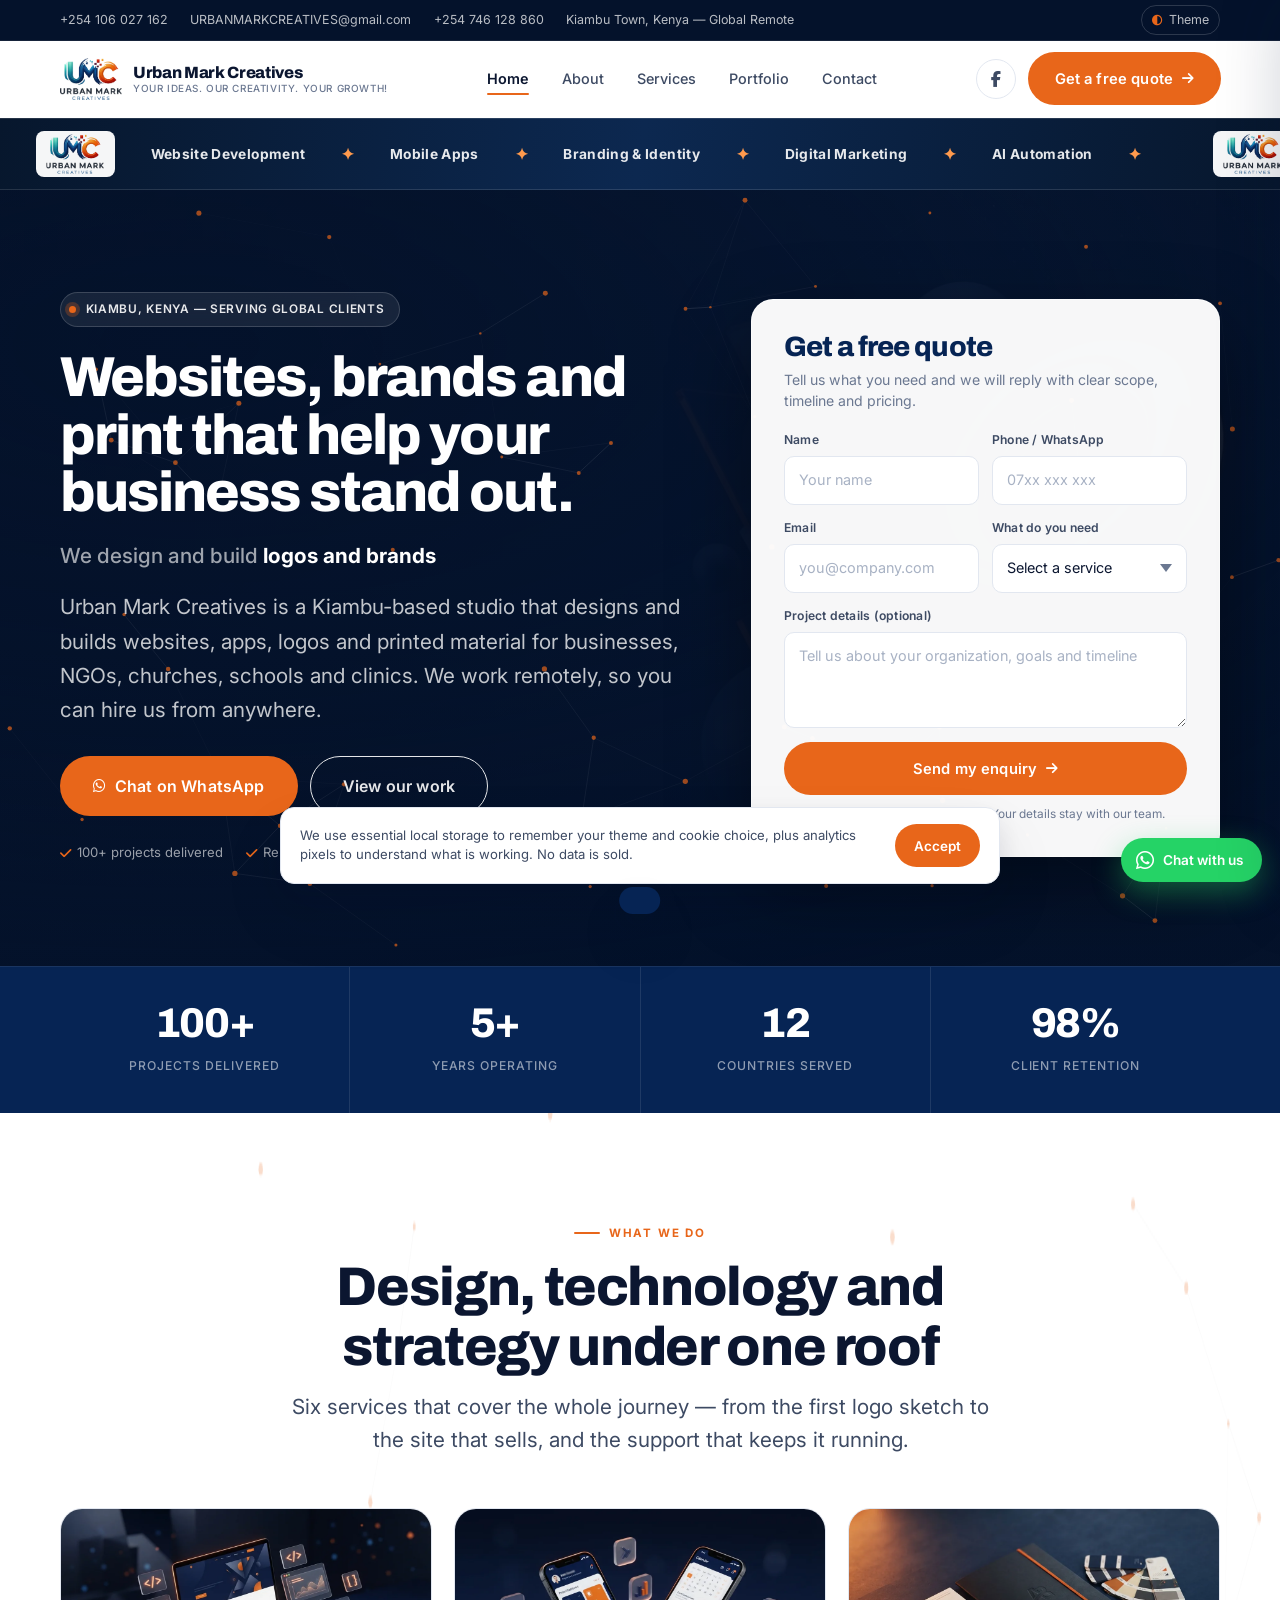
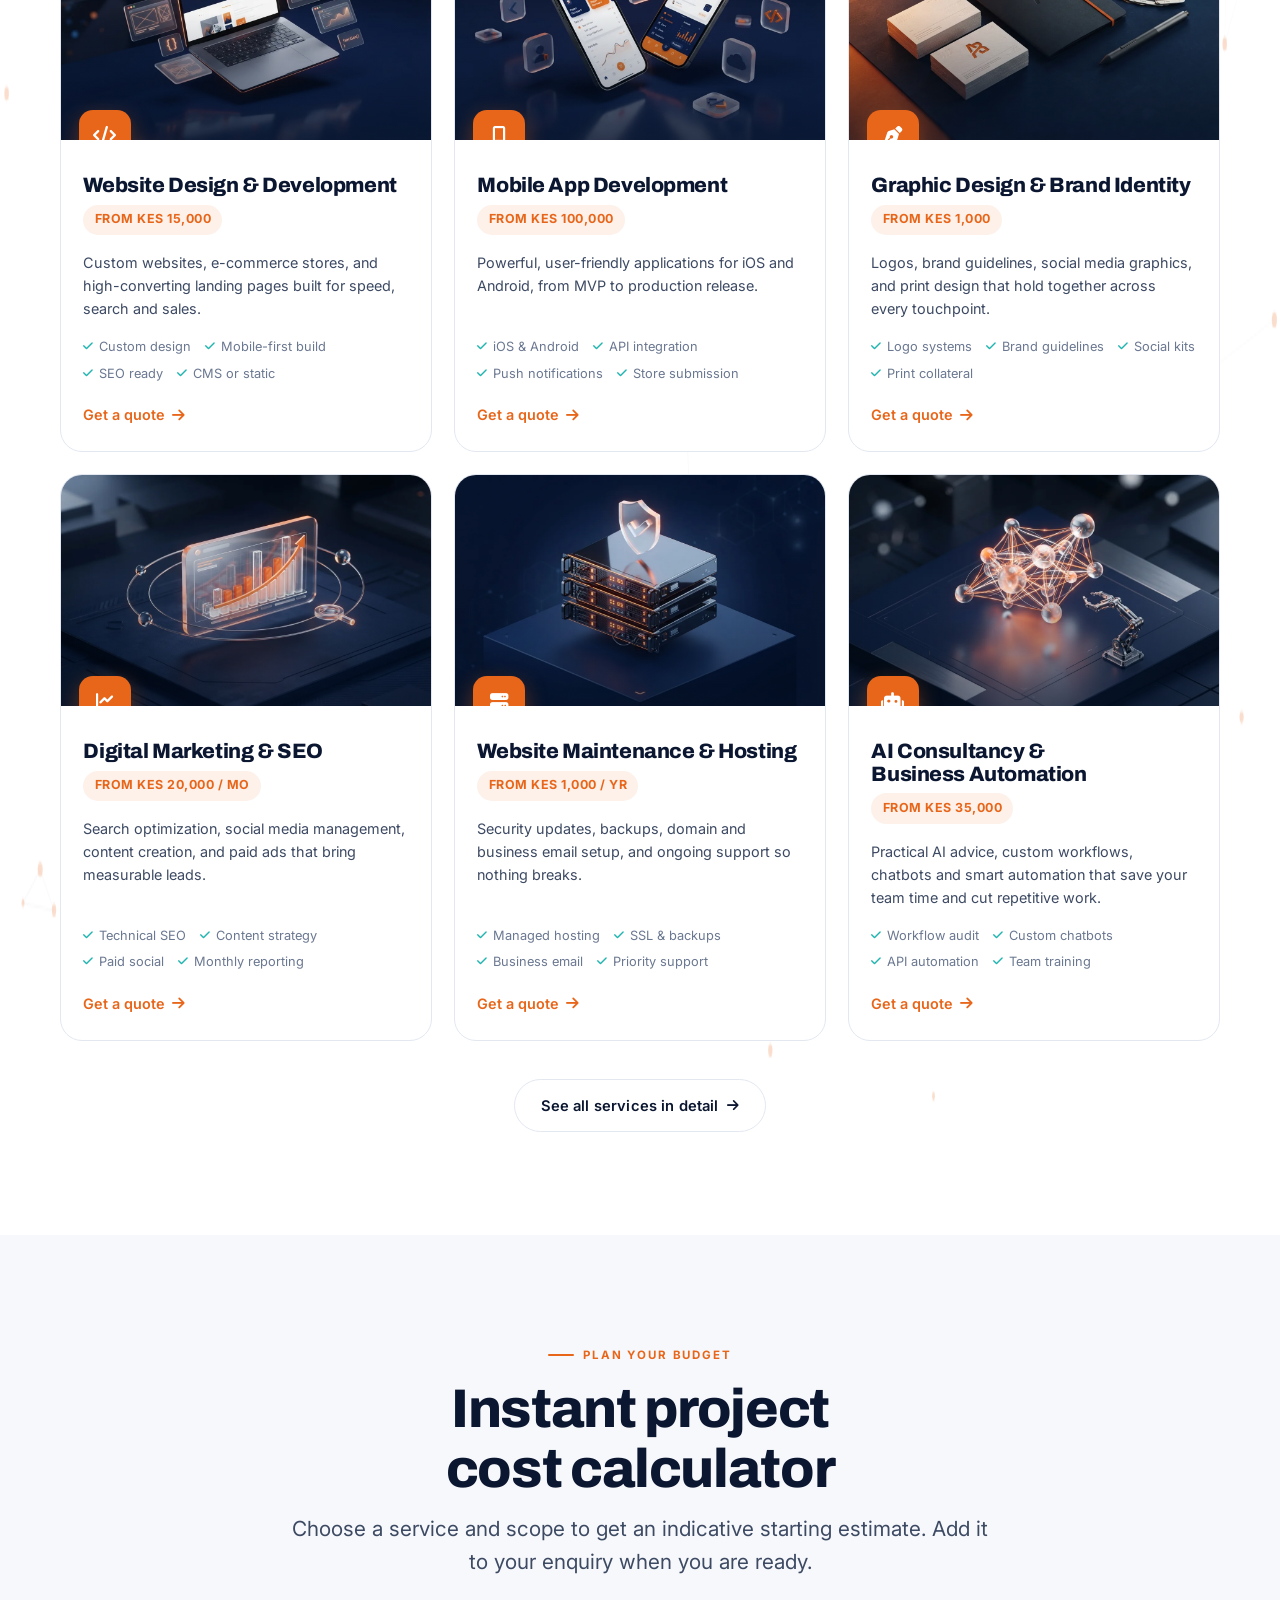
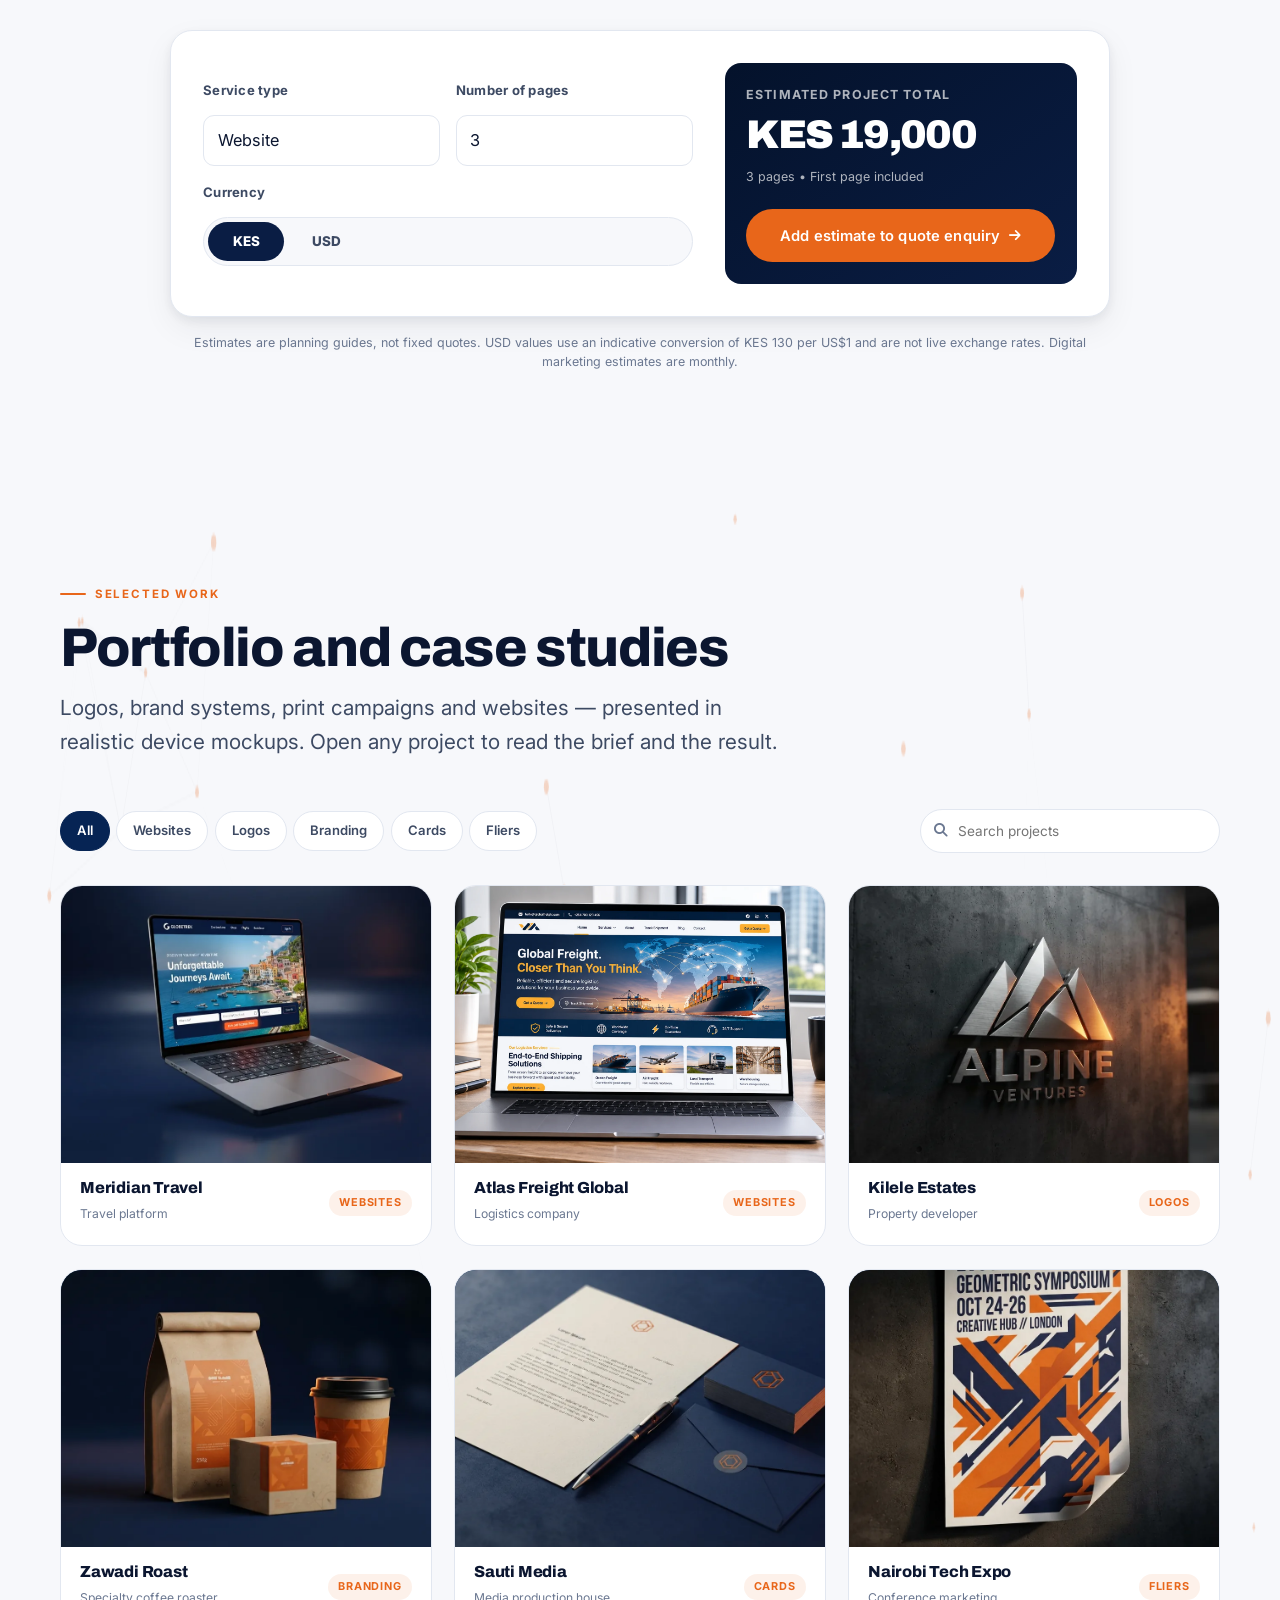
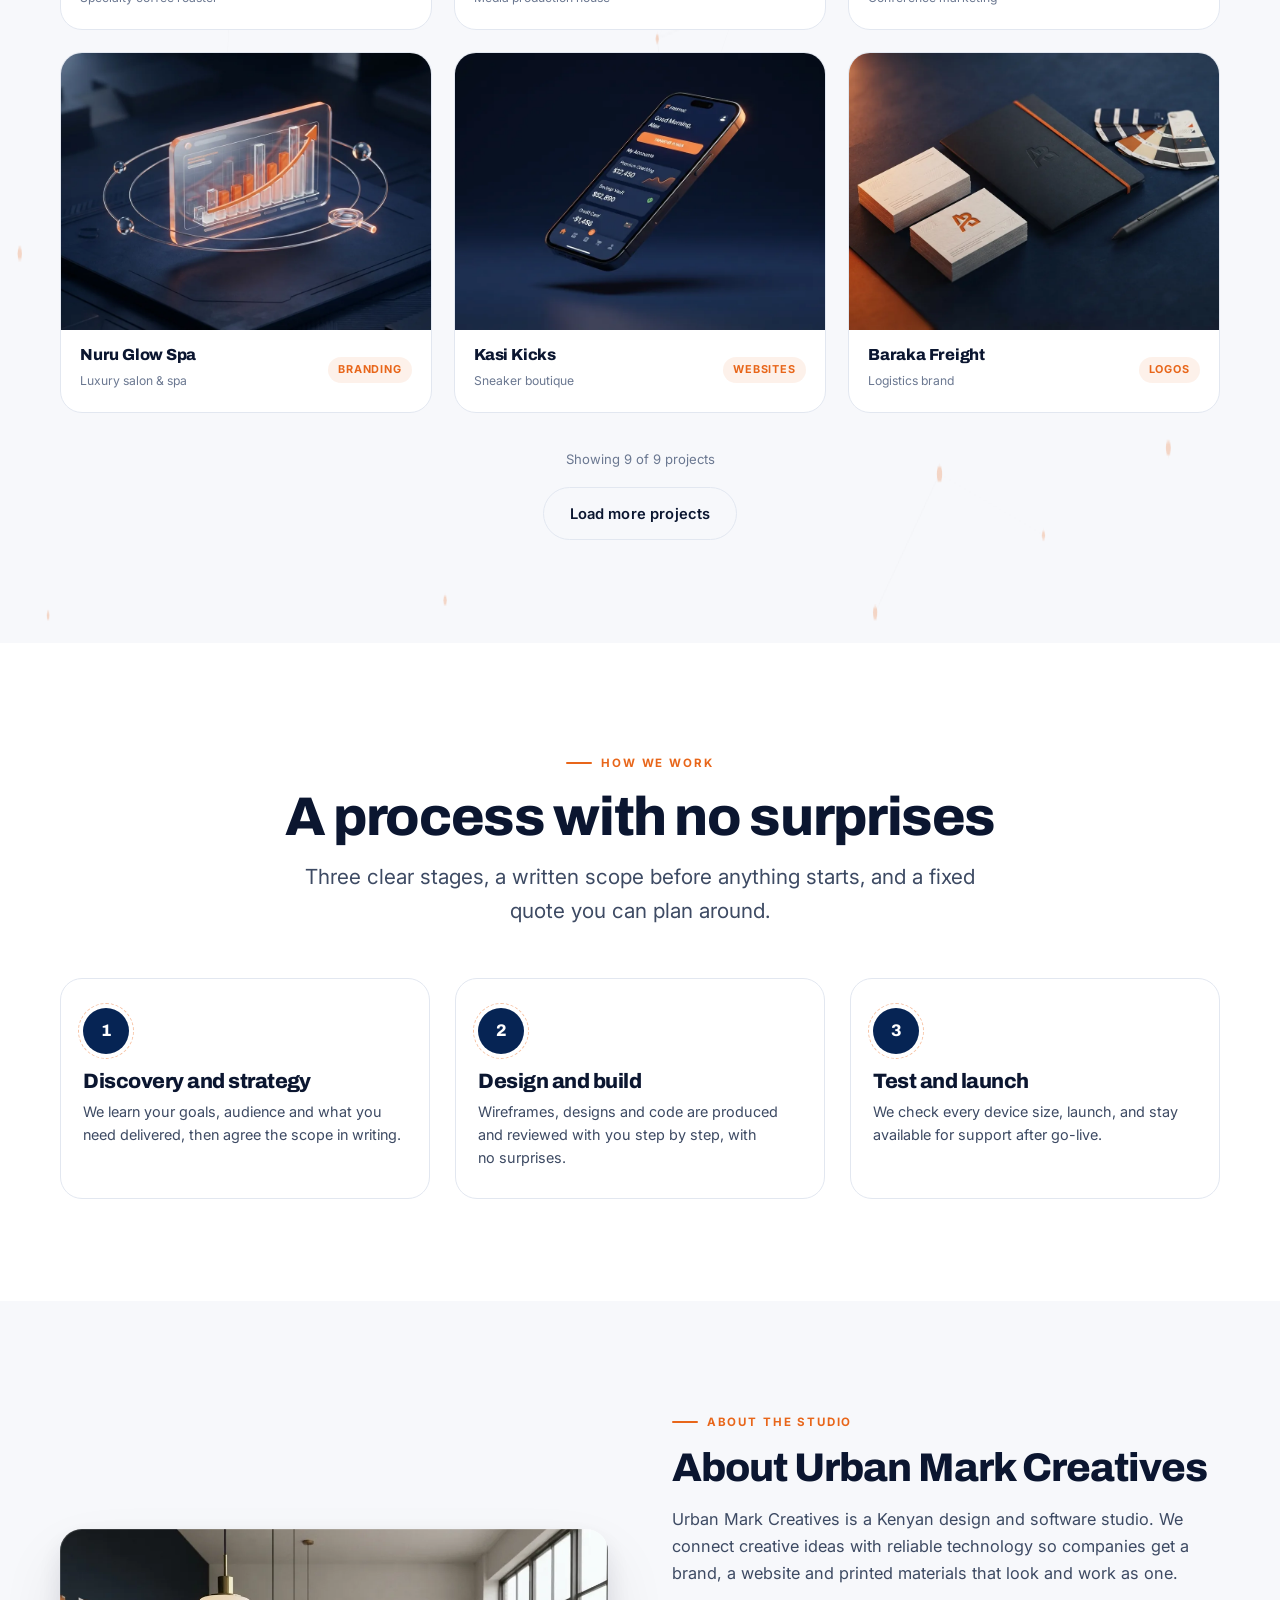
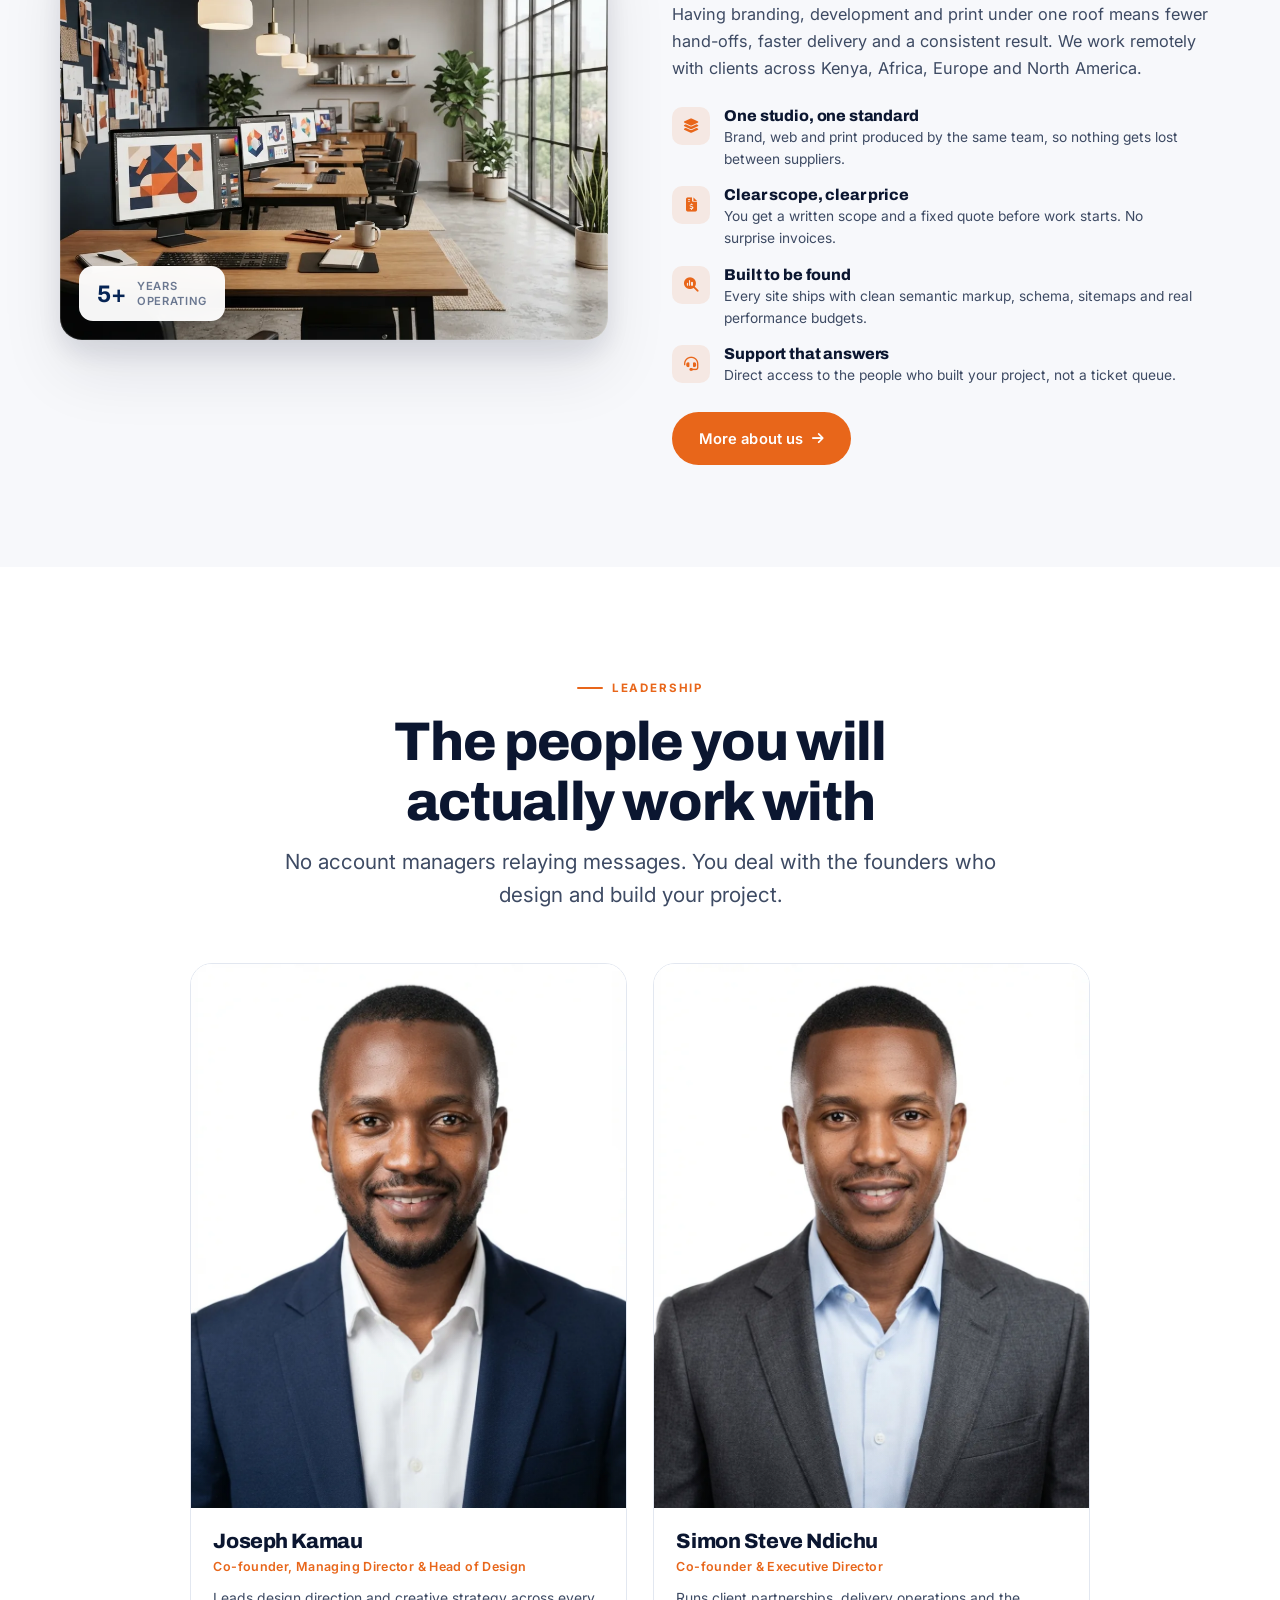
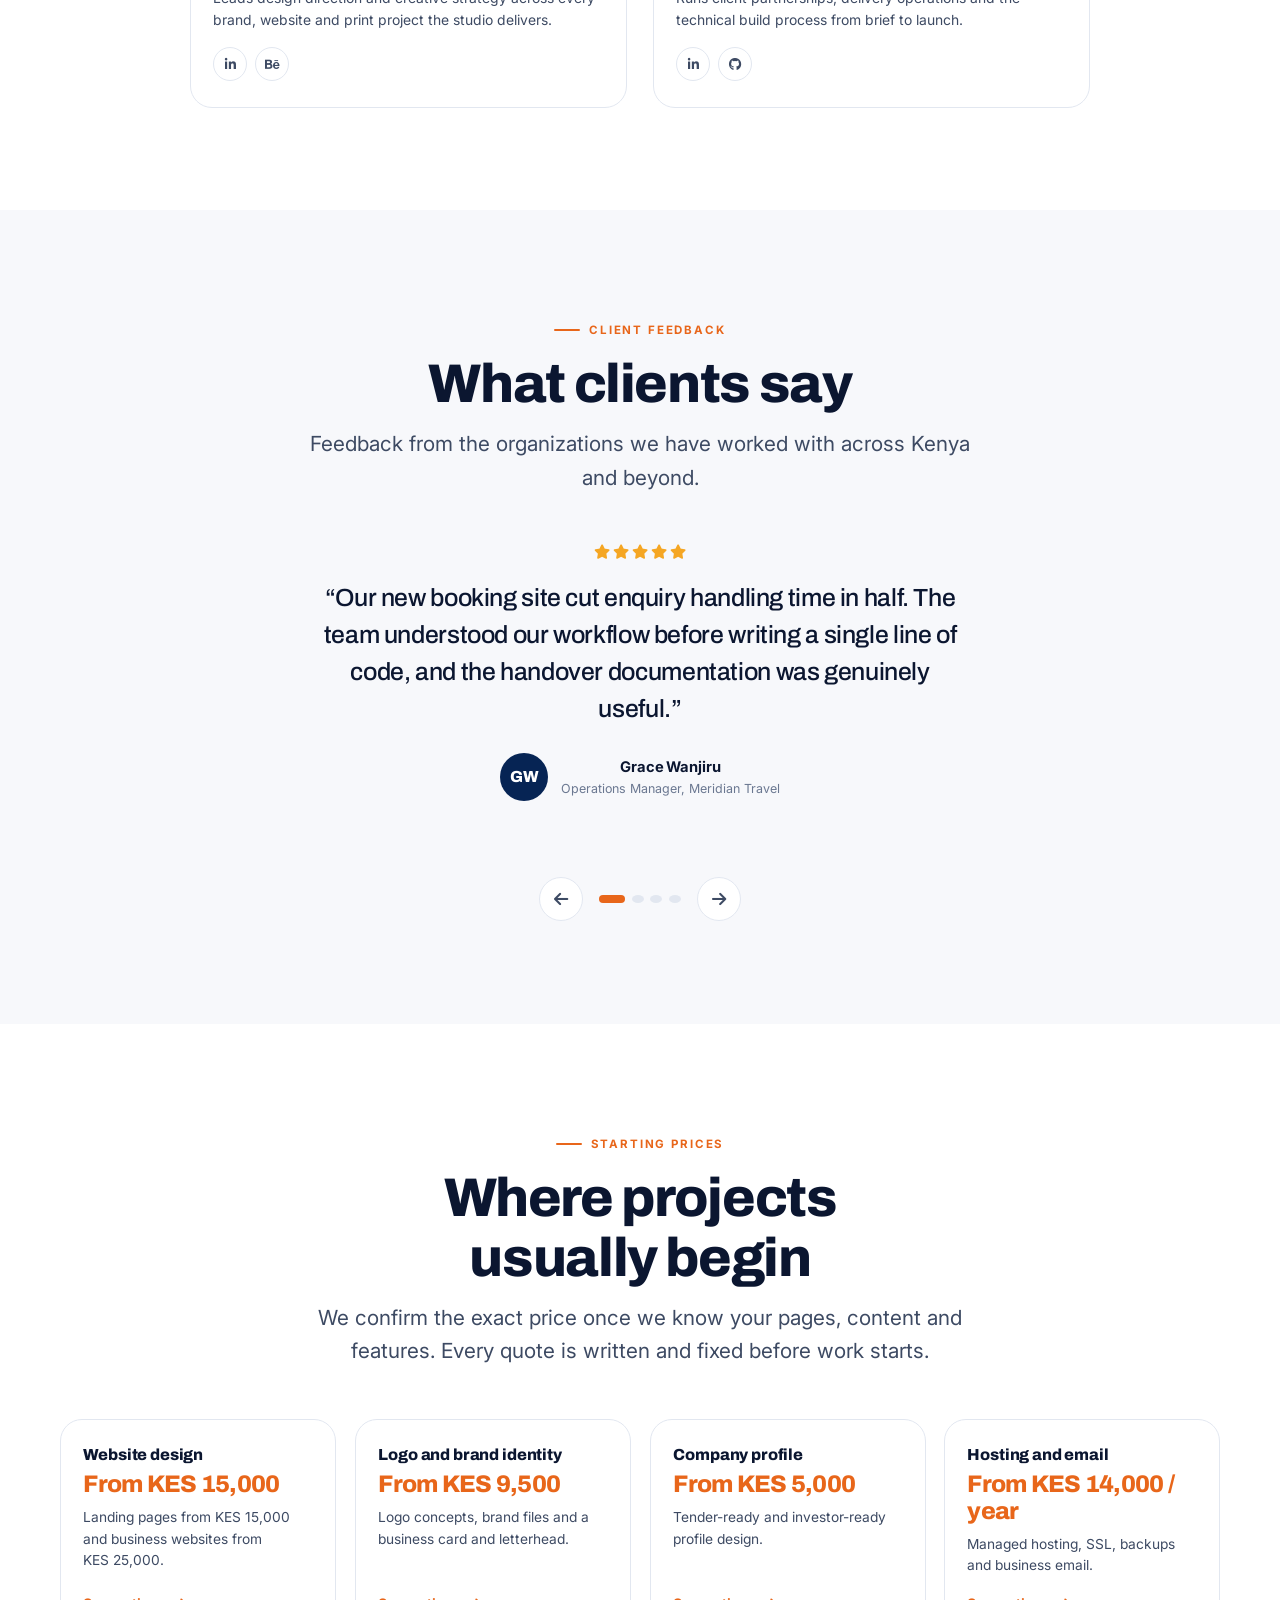
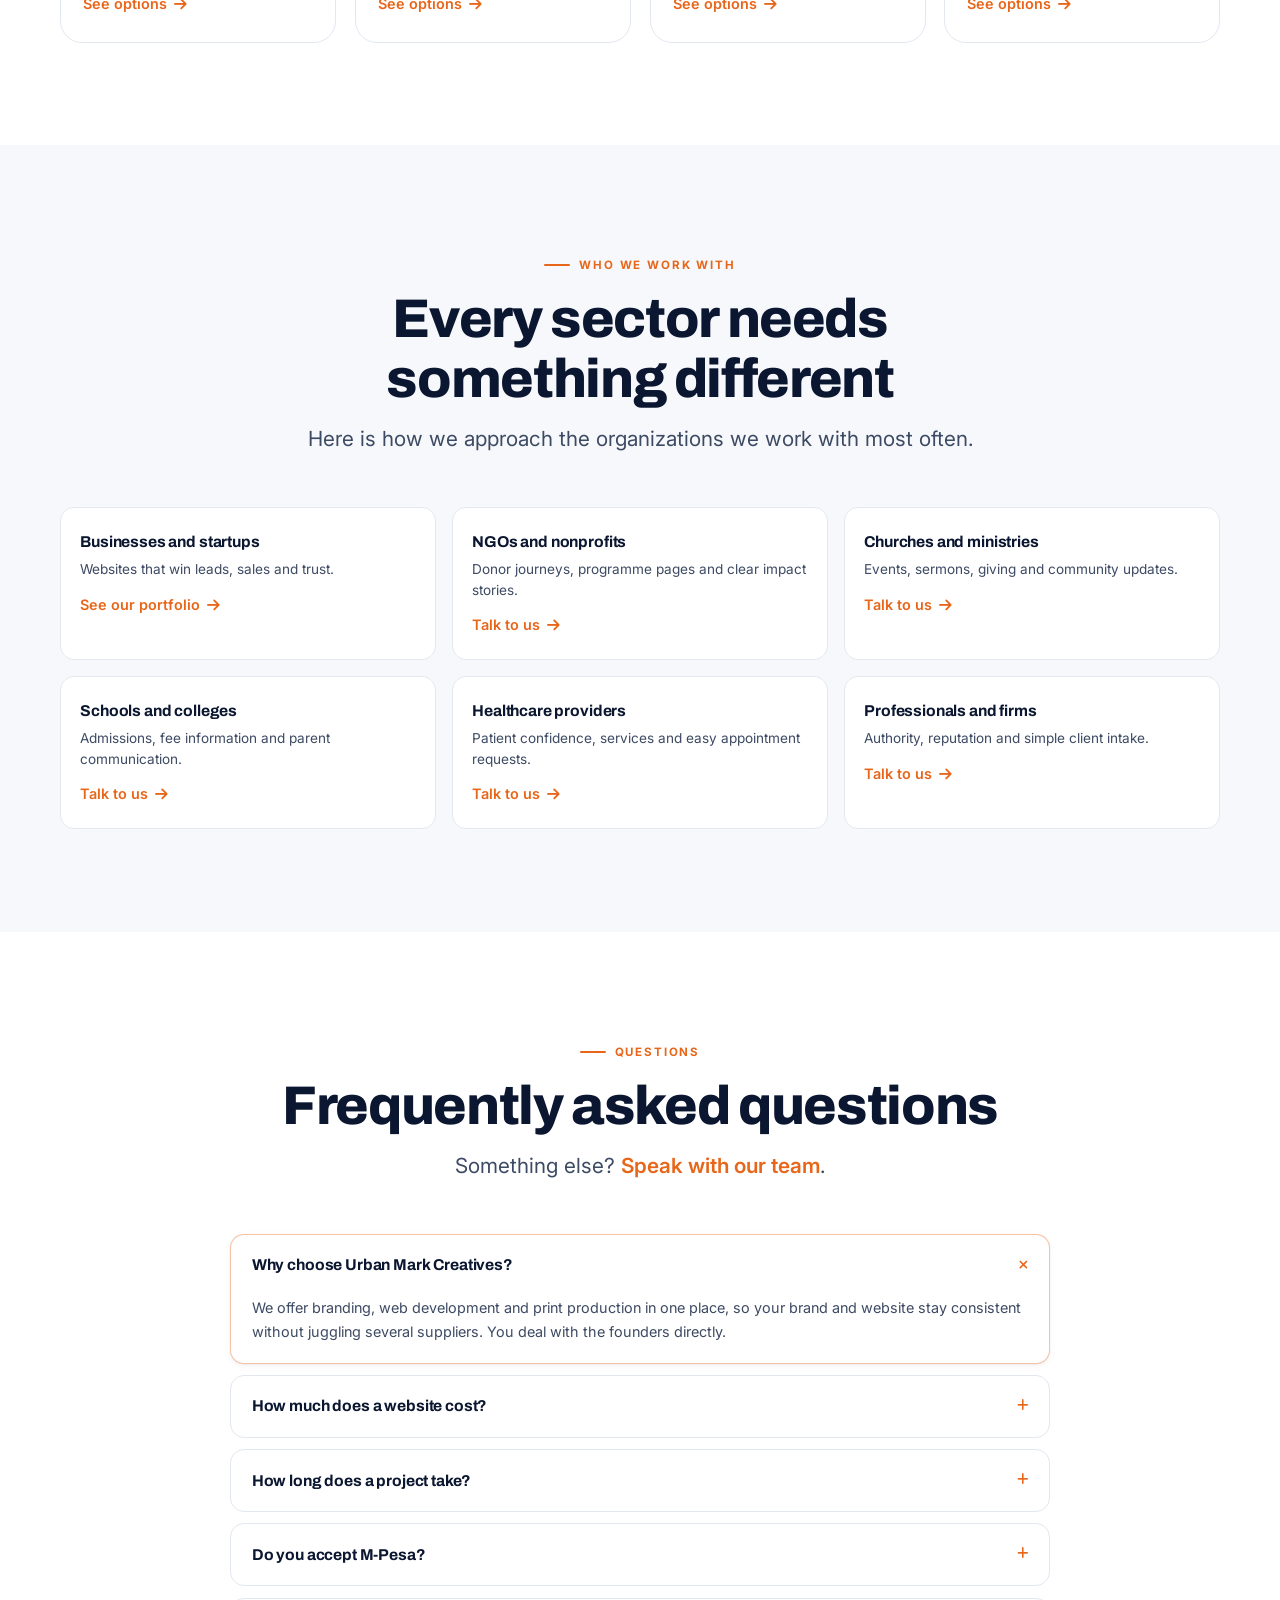
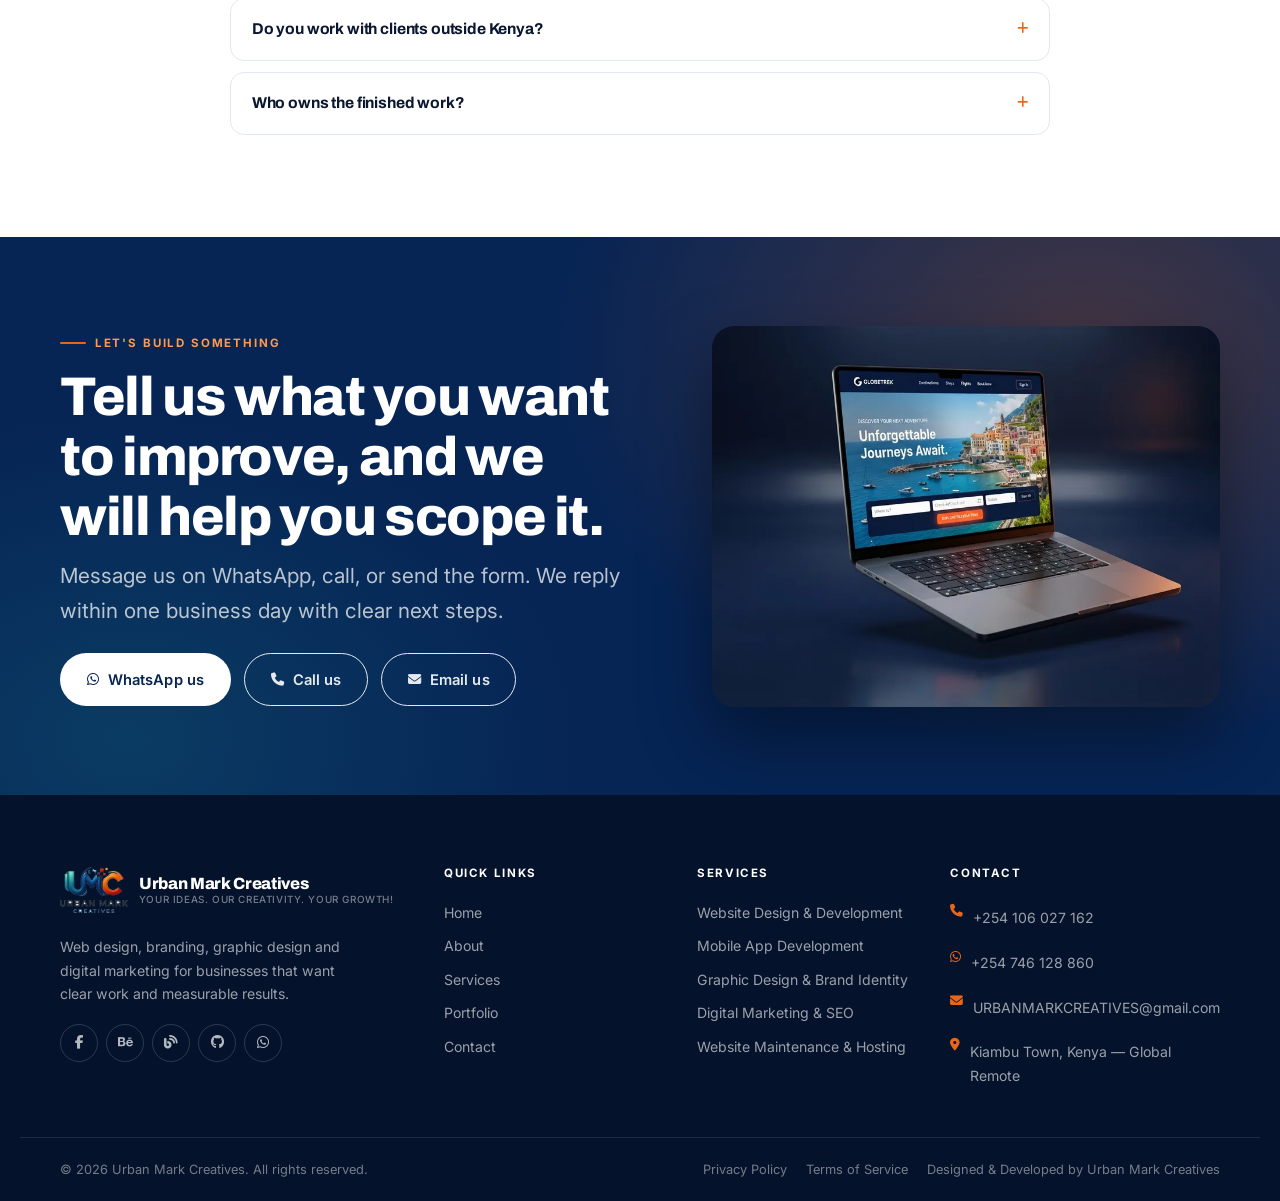
<file: index.html>
<!DOCTYPE html>
<html lang="en" data-theme="light">
<head>
<meta charset="UTF-8">
<meta name="viewport" content="width=device-width, initial-scale=1, viewport-fit=cover">
<title>Website Design Company Kenya | Graphics &amp; Web Development | Urban Mark Creatives</title>
<meta name="description" content="Urban Mark Creatives builds websites, mobile apps, brand identities, graphic design and digital marketing for businesses in Kenya and worldwide. Kiambu-based, globally remote.">
<meta name="keywords" content="web design Kenya, graphic design, logo design, branding, mobile apps, SEO, Kiambu, Nairobi web developer">
<meta name="author" content="Urban Mark Creatives">
<meta name="robots" content="index, follow, max-image-preview:large">
<link rel="canonical" href="https://urbanmarkcreatives.com/">

<!-- Open Graph -->
<meta property="og:type" content="website">
<meta property="og:site_name" content="Urban Mark Creatives">
<meta property="og:title" content="Website Design Company Kenya | Graphics &amp; Web Development | Urban Mark Creatives">
<meta property="og:description" content="Websites, brands and print that help your business stand out. A Kiambu-based studio serving clients worldwide.">
<meta property="og:image" content="https://urbanmarkcreatives.com/images/hero.webp">
<meta property="og:image:width" content="1376">
<meta property="og:image:height" content="768">
<meta property="og:url" content="https://urbanmarkcreatives.com/">
<meta property="og:locale" content="en_KE">

<!-- Twitter Card -->
<meta name="twitter:card" content="summary_large_image">
<meta name="twitter:title" content="Website Design Company Kenya | Urban Mark Creatives">
<meta name="twitter:description" content="Websites, brands and print that help your business stand out. Kiambu-based, globally remote.">
<meta name="twitter:image" content="https://urbanmarkcreatives.com/images/hero.webp">
<meta name="twitter:site" content="@urbanmarkcreatives">

<meta name="theme-color" content="#062454">
<link rel="icon" href="images/favicon.png" type="image/png">
<link rel="apple-touch-icon" href="images/favicon.png">

<link rel="preconnect" href="https://fonts.googleapis.com">
<link rel="preconnect" href="https://fonts.gstatic.com" crossorigin>
<link rel="preconnect" href="https://cdnjs.cloudflare.com">
<link href="https://fonts.googleapis.com/css2?family=Archivo:wght@500;600;700;800;900&family=Inter:wght@400;500;600;700&display=swap" rel="stylesheet">
<link rel="stylesheet" href="https://cdnjs.cloudflare.com/ajax/libs/font-awesome/6.5.2/css/all.min.css" integrity="sha512-SnH5WK+bZxgPHs44uWIX+LLJAJ9/2PkPKZ5QiAj6Ta86w+fsb2TkcmfRyVX3pBnMFcV7oQPJkl9QevSCWr3W6A==" crossorigin="anonymous" referrerpolicy="no-referrer">
<link rel="stylesheet" href="style.css">

<!-- Meta Pixel Code -->
<script>
!function(f,b,e,v,n,t,s)
{if(f.fbq)return;n=f.fbq=function(){n.callMethod?
n.callMethod.apply(n,arguments):n.queue.push(arguments)};
if(!f._fbq)f._fbq=n;n.push=n;n.loaded=!0;n.version='2.0';
n.queue=[];t=b.createElement(e);t.async=!0;
t.src=v;s=b.getElementsByTagName(e)[0];
s.parentNode.insertBefore(t,s)}(window, document,'script',
'https://connect.facebook.net/en_US/fbevents.js');
fbq('init', '965331479743168');
fbq('track', 'PageView');
</script>
<noscript><img height="1" width="1" style="display:none"
src="https://www.facebook.com/tr?id=965331479743168&ev=PageView&noscript=1"
alt=""></noscript>
<!-- End Meta Pixel Code -->

<script type="application/ld+json">
{
  "@context": "https://schema.org",
  "@type": "ProfessionalService",
  "@id": "https://urbanmarkcreatives.com/#organization",
  "name": "Urban Mark Creatives",
  "alternateName": "UMC",
  "url": "https://urbanmarkcreatives.com/",
  "logo": "https://urbanmarkcreatives.com/images/logo-full.png",
  "image": "https://urbanmarkcreatives.com/images/hero.webp",
  "description": "Urban Mark Creatives is a Kenyan design and software studio building websites, mobile apps, brand identities, graphic design and digital marketing for businesses, NGOs, churches, schools and clinics worldwide.",
  "slogan": "Your Ideas. Our Creativity. Your Growth!",
  "foundingDate": "2021",
  "telephone": "+254106027162",
  "email": "URBANMARKCREATIVES@gmail.com",
  "priceRange": "KES 1,000 - KES 500,000",
  "currenciesAccepted": "KES, USD",
  "paymentAccepted": "M-Pesa, Bank Transfer, Card",
  "address": {
    "@type": "PostalAddress",
    "addressLocality": "Kiambu Town",
    "addressRegion": "Kiambu County",
    "addressCountry": "KE"
  },
  "areaServed": [
    { "@type": "Country", "name": "Kenya" },
    { "@type": "Country", "name": "Uganda" },
    { "@type": "Country", "name": "Tanzania" },
    { "@type": "Country", "name": "Rwanda" },
    { "@type": "Country", "name": "United Kingdom" },
    { "@type": "Country", "name": "United States" }
  ],
  "founder": [
    {
      "@type": "Person",
      "name": "Joseph Kamau",
      "jobTitle": "Co-founder, Managing Director & Head of Design"
    },
    {
      "@type": "Person",
      "name": "Simon Steve Ndichu",
      "jobTitle": "Co-founder & Executive Director"
    }
  ],
  "employee": [
    {
      "@type": "Person",
      "name": "Joseph Kamau",
      "jobTitle": "Co-founder, Managing Director & Head of Design"
    },
    {
      "@type": "Person",
      "name": "Simon Steve Ndichu",
      "jobTitle": "Co-founder & Executive Director"
    }
  ],
  "sameAs": [
    "https://web.facebook.com/profile.php?id=61596840897472",
    "https://www.behance.net/simonndichu",
    "https://urbanmarkcreatives.blogspot.com/"
  ],
  "hasOfferCatalog": {
    "@type": "OfferCatalog",
    "name": "Creative and digital services",
    "itemListElement": [
      { "@type": "Offer", "itemOffered": { "@type": "Service", "name": "Website Design & Development" } },
      { "@type": "Offer", "itemOffered": { "@type": "Service", "name": "Mobile App Development" } },
      { "@type": "Offer", "itemOffered": { "@type": "Service", "name": "Graphic Design & Brand Identity" } },
      { "@type": "Offer", "itemOffered": { "@type": "Service", "name": "Digital Marketing & SEO" } },
      { "@type": "Offer", "itemOffered": { "@type": "Service", "name": "Website Maintenance & Hosting" } },
      { "@type": "Offer", "itemOffered": { "@type": "Service", "name": "AI Consultancy & Business Automation" } }
    ]
  }
}
</script>
</head>
<body data-page="home">
<a class="skip-link" href="#main">Skip to content</a>
<div class="scroll-progress" id="progress"></div>

<!-- ============================ TOP BAR ============================ -->
<div class="topbar">
  <div class="wrap">
    <div class="topbar-links">
      <a href="tel:+254106027162" data-phone><i class="fa-solid fa-phone"></i><span>+254 106 027 162</span></a>
      <a href="mailto:URBANMARKCREATIVES@gmail.com" data-email><i class="fa-solid fa-envelope"></i><span>URBANMARKCREATIVES@gmail.com</span></a>
      <a href="https://wa.me/254746128860" target="_blank" rel="noopener" data-whatsapp><i class="fa-brands fa-whatsapp"></i><span>+254 746 128 860</span></a>
      <span data-location><i class="fa-solid fa-location-dot"></i> Kiambu Town, Kenya — Global Remote</span>
    </div>
    <button class="theme-btn" id="themeBtn" type="button" aria-label="Switch to dark theme">
      <i class="fa-solid fa-circle-half-stroke"></i> Theme
    </button>
  </div>
</div>

<!-- ============================ HEADER ============================ -->
<header class="site-header">
  <div class="wrap nav-inner">
    <a class="brand" href="index.html">
      <img src="images/logo.png" alt="Urban Mark Creatives logo" data-brand-logo width="350" height="238">
      <span class="brand-text">
        <b data-brand-name>Urban Mark Creatives</b>
        <small data-brand-tagline>Your Ideas. Our Creativity. Your Growth!</small>
      </span>
    </a>

    <nav class="nav-links" data-nav aria-label="Main navigation"></nav>

    <div class="nav-actions">
      <a class="header-social-link" href="https://web.facebook.com/profile.php?id=61596840897472" target="_blank" rel="noopener" aria-label="Urban Mark Creatives on Facebook"><i class="fa-brands fa-facebook-f"></i></a>
      <a class="btn" href="contact.html">Get a free quote <i class="fa-solid fa-arrow-right"></i></a>
      <button class="burger" id="burger" type="button" aria-label="Open menu" aria-expanded="false" aria-controls="mobileMenu">
        <span></span><span></span><span></span>
      </button>
    </div>
  </div>
</header>


<!-- ============================ SERVICE LOGO MARQUEE ============================ -->
<section class="brand-marquee" aria-label="Urban Mark Creatives services">
  <div class="marquee-viewport">
    <div class="marquee-track">
      <div class="marquee-group">
        <img src="images/logo-full.png" alt="Urban Mark Creatives" width="350" height="100">
        <span>Website Development</span><b aria-hidden="true">✦</b>
        <span>Mobile Apps</span><b aria-hidden="true">✦</b>
        <span>Branding &amp; Identity</span><b aria-hidden="true">✦</b>
        <span>Digital Marketing</span><b aria-hidden="true">✦</b>
        <span>AI Automation</span><b aria-hidden="true">✦</b>
      </div>
      <div class="marquee-group" aria-hidden="true">
        <img src="images/logo-full.png" alt="" width="350" height="100">
        <span>Website Development</span><b>✦</b>
        <span>Mobile Apps</span><b>✦</b>
        <span>Branding &amp; Identity</span><b>✦</b>
        <span>Digital Marketing</span><b>✦</b>
        <span>AI Automation</span><b>✦</b>
      </div>
    </div>
  </div>
</section>

<div class="menu-backdrop" id="menuBackdrop"></div>
<aside class="mobile-menu" id="mobileMenu" aria-label="Mobile navigation">
  <div class="mobile-menu-head">
    <span class="brand-text"><b data-brand-name>Urban Mark Creatives</b></span>
    <button class="menu-close" id="menuClose" type="button" aria-label="Close menu"><i class="fa-solid fa-xmark"></i></button>
  </div>
  <nav data-mobile-nav></nav>
</aside>

<main id="main">

<!-- ============================ HERO ============================ -->
<section class="hero" data-hero>
  <div class="hero-bg">
    <img src="images/hero.webp" alt="" data-hero-bg width="1376" height="768" fetchpriority="high">
  </div>
  <canvas id="heroCanvas" data-field="hero" aria-hidden="true"></canvas>

  <div class="wrap hero-inner">
    <div class="hero-copy">
      <span class="hero-eyebrow" data-hero-eyebrow><span class="dot"></span>Kiambu, Kenya — Serving Global Clients</span>
      <h1 data-hero-title>Websites, brands and print that help your business stand out.</h1>
      <p class="hero-rotator">We design and build <span class="rotw">websites</span></p>
      <p class="hero-lead" data-hero-lead>Urban Mark Creatives is a Kiambu-based studio that designs and builds websites, apps, logos and printed material for businesses, NGOs, churches, schools and clinics. We work remotely, so you can hire us from anywhere.</p>
      <div class="btn-row">
        <a class="btn btn-lg" href="https://wa.me/254746128860" target="_blank" rel="noopener">
          <i class="fa-brands fa-whatsapp"></i> Chat on WhatsApp
        </a>
        <a class="btn btn-ghost btn-lg" href="portfolio.html" data-hero-cta>View our work <i class="fa-solid fa-arrow-right"></i></a>
      </div>
      <div class="hero-meta">
        <span><i class="fa-solid fa-check"></i> 100+ projects delivered</span>
        <span><i class="fa-solid fa-check"></i> Remote-first</span>
        <span><i class="fa-solid fa-check"></i> M-Pesa &amp; bank accepted</span>
      </div>
    </div>

    <div class="quote-card">
      <h3 data-quote-title>Get a free quote</h3>
      <p data-quote-lead>Tell us what you need and we will reply with clear scope, timeline and pricing.</p>
      <form data-lead-form novalidate>
        <div class="form-grid">
          <label class="field"><span>Name</span><input name="name" placeholder="Your name" required autocomplete="name"></label>
          <label class="field"><span>Phone / WhatsApp</span><input name="phone" placeholder="07xx xxx xxx" required autocomplete="tel"></label>
          <label class="field"><span>Email</span><input type="email" name="email" placeholder="you@company.com" autocomplete="email"></label>
          <label class="field"><span>What do you need</span><select name="service" data-service-options required></select></label>
          <label class="field field-full"><span>Project details (optional)</span><textarea name="details" rows="3" placeholder="Tell us about your organization, goals and timeline"></textarea></label>
        </div>
        <input type="text" name="website" tabindex="-1" autocomplete="off" class="hp" aria-hidden="true">
        <button class="btn btn-full" type="submit">Send my enquiry <i class="fa-solid fa-arrow-right"></i></button>
        <p class="form-note"><i class="fa-solid fa-lock"></i> We reply within one business day. Your details stay with our team.</p>
      </form>
    </div>
  </div>
</section>

<!-- ============================ STATS ============================ -->
<section class="stats-strip" aria-label="Company statistics">
  <div class="wrap">
    <div class="stats-grid" data-stats></div>
  </div>
</section>

<!-- ============================ SERVICES ============================ -->
<section class="sec sec-fx" id="services">
  <canvas class="sec-canvas" data-field="services" aria-hidden="true"></canvas>
  <div class="wrap">
    <div class="sec-head center reveal">
      <span class="eyebrow">What we do</span>
      <h2>Design, technology and strategy under one roof</h2>
      <p>Six services that cover the whole journey — from the first logo sketch to the site that sells, and the support that keeps it running.</p>
    </div>
    <div class="svc-grid" data-services></div>
    <p class="center" style="margin-top:2.4rem">
      <a class="btn btn-outline" href="services.html">See all services in detail <i class="fa-solid fa-arrow-right"></i></a>
    </p>
  </div>
</section>


<!-- ============================ INSTANT PROJECT COST CALCULATOR ============================ -->
<section class="sec sec-alt" id="instant-calculator">
  <div class="wrap">
    <div class="sec-head center reveal">
      <span class="eyebrow">Plan your budget</span>
      <h2>Instant project cost calculator</h2>
      <p>Choose a service and scope to get an indicative starting estimate. Add it to your enquiry when you are ready.</p>
    </div>
    <div class="project-calculator reveal" data-project-calculator>
      <div class="calculator-fields">
        <label class="field">
          <span>Service type</span>
          <select data-calculator-service>
            <option value="website">Website</option>
            <option value="app">Mobile App</option>
            <option value="branding">Branding</option>
            <option value="marketing">Digital Marketing</option>
            <option value="automation">AI Automation</option>
          </select>
        </label>
        <label class="field">
          <span data-calculator-units-label>Number of pages</span>
          <input type="number" data-calculator-units min="1" max="50" step="1" value="3" inputmode="numeric">
        </label>
        <div class="field calculator-currency-field">
          <span>Currency</span>
          <div class="calculator-currency" role="group" aria-label="Choose estimate currency">
            <button type="button" data-calc-currency="KES" aria-pressed="true" class="active">KES</button>
            <button type="button" data-calc-currency="USD" aria-pressed="false">USD</button>
          </div>
        </div>
      </div>
      <div class="calculator-result">
        <div>
          <span class="estimate-kicker" data-calculator-period>Estimated project total</span>
          <output class="estimate-amount" data-calculator-estimate aria-live="polite">KES 25,000</output>
          <p class="estimate-breakdown" data-calculator-breakdown>3 pages • first page included</p>
        </div>
        <button class="btn btn-full" type="button" data-calculator-submit>
          Add estimate to quote enquiry <i class="fa-solid fa-arrow-right"></i>
        </button>
      </div>
    </div>
    <p class="calculator-disclaimer">Estimates are planning guides, not fixed quotes. USD values use an indicative conversion of KES 130 per US$1 and are not live exchange rates. Digital marketing estimates are monthly.</p>
  </div>
</section>

<!-- ============================ PORTFOLIO ============================ -->
<section class="sec sec-alt sec-fx" id="portfolio">
  <canvas class="sec-canvas" data-field="portfolio" aria-hidden="true"></canvas>
  <div class="wrap">
    <div class="sec-head reveal">
      <span class="eyebrow">Selected work</span>
      <h2>Portfolio and case studies</h2>
      <p>Logos, brand systems, print campaigns and websites — presented in realistic device mockups. Open any project to read the brief and the result.</p>
    </div>

    <div class="pf-toolbar">
      <div class="pills" data-pf-pills></div>
      <div class="search-box">
        <i class="fa-solid fa-magnifying-glass"></i>
        <input type="search" id="pfSearch" placeholder="Search projects" aria-label="Search portfolio">
      </div>
    </div>

    <div class="pf-grid" data-portfolio></div>
    <p class="pf-empty" data-pf-empty hidden>No projects match that search. Try a different keyword.</p>

    <p class="center" style="margin-top:2.2rem">
      <span data-pf-count style="display:block;font-size:.82rem;color:var(--fg-mute);margin-bottom:1rem"></span>
      <button class="btn btn-outline" type="button" data-pf-more>Load more projects</button>
    </p>
  </div>
</section>

<!-- ============================ PROCESS ============================ -->
<section class="sec">
  <div class="wrap">
    <div class="sec-head center reveal">
      <span class="eyebrow">How we work</span>
      <h2>A process with no surprises</h2>
      <p>Three clear stages, a written scope before anything starts, and a fixed quote you can plan around.</p>
    </div>
    <div class="process-grid" data-process></div>
  </div>
</section>

<!-- ============================ ABOUT / TEAM ============================ -->
<section class="sec sec-alt" id="about">
  <div class="wrap">
    <div class="split">
      <div class="split-media reveal">
        <img src="images/studio.webp" alt="Inside the Urban Mark Creatives design studio" data-about-image width="1376" height="768" loading="lazy">
        <div class="split-badge">
          <b>5+</b>
          <span>Years<br>operating</span>
        </div>
      </div>
      <div class="reveal reveal-d1">
        <span class="eyebrow">About the studio</span>
        <h2 style="font-size:var(--step-3);margin-bottom:1rem" data-about-title>About Urban Mark Creatives</h2>
        <p style="color:var(--fg-soft);margin-bottom:.9rem" data-about-text1></p>
        <p style="color:var(--fg-soft)" data-about-text2></p>
        <div class="value-list" data-about-values></div>
        <a class="btn" href="about.html">More about us <i class="fa-solid fa-arrow-right"></i></a>
      </div>
    </div>
  </div>
</section>

<!-- ============================ TEAM ============================ -->
<section class="sec" id="team">
  <div class="wrap">
    <div class="sec-head center reveal">
      <span class="eyebrow">Leadership</span>
      <h2>The people you will actually work with</h2>
      <p>No account managers relaying messages. You deal with the founders who design and build your project.</p>
    </div>
    <div class="team-grid" data-team></div>
  </div>
</section>

<!-- ============================ TESTIMONIALS ============================ -->
<section class="sec sec-alt" id="testimonials">
  <div class="wrap">
    <div class="sec-head center reveal">
      <span class="eyebrow">Client feedback</span>
      <h2>What clients say</h2>
      <p>Feedback from the organizations we have worked with across Kenya and beyond.</p>
    </div>

    <div class="testi-wrap reveal">
      <div class="testi-track" data-testimonials></div>
      <div class="testi-controls">
        <button class="testi-btn" type="button" data-testi-prev aria-label="Previous testimonial"><i class="fa-solid fa-arrow-left"></i></button>
        <div class="testi-dots" data-testi-dots></div>
        <button class="testi-btn" type="button" data-testi-next aria-label="Next testimonial"><i class="fa-solid fa-arrow-right"></i></button>
      </div>
    </div>
  </div>
</section>

<!-- ============================ PRICING ============================ -->
<section class="sec" id="pricing">
  <div class="wrap">
    <div class="sec-head center reveal">
      <span class="eyebrow">Starting prices</span>
      <h2>Where projects usually begin</h2>
      <p>We confirm the exact price once we know your pages, content and features. Every quote is written and fixed before work starts.</p>
    </div>
    <div class="price-grid" data-pricing></div>
  </div>
</section>

<!-- ============================ SECTORS ============================ -->
<section class="sec sec-alt">
  <div class="wrap">
    <div class="sec-head center reveal">
      <span class="eyebrow">Who we work with</span>
      <h2>Every sector needs something different</h2>
      <p>Here is how we approach the organizations we work with most often.</p>
    </div>
    <div class="sector-grid" data-sectors></div>
  </div>
</section>

<!-- ============================ FAQ ============================ -->
<section class="sec" id="faq">
  <div class="wrap">
    <div class="sec-head center reveal">
      <span class="eyebrow">Questions</span>
      <h2>Frequently asked questions</h2>
      <p>Something else? <a href="contact.html" style="color:var(--orange);font-weight:600">Speak with our team</a>.</p>
    </div>
    <div class="faq-list" data-faq></div>
  </div>
</section>

<!-- ============================ CTA ============================ -->
<section class="cta-band">
  <div class="wrap cta-inner">
    <div class="reveal">
      <span class="eyebrow" style="color:var(--orange-300)">Let's build something</span>
      <h2>Tell us what you want to improve, and we will help you scope it.</h2>
      <p>Message us on WhatsApp, call, or send the form. We reply within one business day with clear next steps.</p>
      <div class="btn-row">
        <a class="btn btn-white" href="https://wa.me/254746128860" target="_blank" rel="noopener"><i class="fa-brands fa-whatsapp"></i> WhatsApp us</a>
        <a class="btn btn-ghost" href="tel:+254106027162"><i class="fa-solid fa-phone"></i> Call us</a>
        <a class="btn btn-ghost" href="mailto:URBANMARKCREATIVES@gmail.com"><i class="fa-solid fa-envelope"></i> Email us</a>
      </div>
    </div>
    <div class="cta-media reveal reveal-d1">
      <img src="images/mock-macbook.webp" alt="Website project shown on a laptop" width="1200" height="654" loading="lazy">
    </div>
  </div>
</section>

</main>

<!-- ============================ FOOTER ============================ -->
<footer class="site-footer">
  <div class="wrap footer-grid">
    <div class="footer-brand">
      <a class="brand" href="index.html">
        <img src="images/logo.png" alt="Urban Mark Creatives logo" data-brand-logo width="350" height="238" loading="lazy">
        <span class="brand-text">
          <b data-brand-name>Urban Mark Creatives</b>
          <small data-brand-tagline>Your Ideas. Our Creativity. Your Growth!</small>
        </span>
      </a>
      <p data-footer-about></p>
      <div class="socials" data-socials></div>
    </div>

    <div class="footer-col">
      <h4>Quick links</h4>
      <div data-footer-links></div>
    </div>

    <div class="footer-col">
      <h4>Services</h4>
      <div data-footer-services></div>
    </div>

    <div class="footer-col">
      <h4>Contact</h4>
      <a class="contact-line" href="tel:+254106027162"><i class="fa-solid fa-phone"></i><span data-phone>+254 106 027 162</span></a>
      <a class="contact-line" href="https://wa.me/254746128860" target="_blank" rel="noopener"><i class="fa-brands fa-whatsapp"></i><span data-whatsapp>+254 746 128 860</span></a>
      <a class="contact-line" href="mailto:URBANMARKCREATIVES@gmail.com"><i class="fa-solid fa-envelope"></i><span data-email>URBANMARKCREATIVES@gmail.com</span></a>
      <span class="contact-line"><i class="fa-solid fa-location-dot"></i><span data-location>Kiambu Town, Kenya — Global Remote</span></span>
    </div>
  </div>

  <div class="wrap footer-bottom">
    <span data-copyright>© 2026 Urban Mark Creatives. All rights reserved.</span>
    <div class="footer-legal">
      <div data-footer-legal style="display:flex;gap:1.2rem;flex-wrap:wrap"></div>
      <span data-credit>Designed &amp; Developed by Urban Mark Creatives</span>
    </div>
  </div>
</footer>

<a class="float-wa" href="https://wa.me/254746128860" target="_blank" rel="noopener" data-wa-float aria-label="Chat with us on WhatsApp">
  <i class="fa-brands fa-whatsapp"></i><span>Chat with us</span>
</a>
<button class="to-top" id="toTop" type="button" aria-label="Back to top"><i class="fa-solid fa-arrow-up"></i></button>

<div class="cookie-bar" id="cookieBar" hidden>
  <p>We use essential local storage to remember your theme and cookie choice, plus analytics pixels to understand what is working. No data is sold.</p>
  <button class="btn btn-sm" id="cookieOk" type="button">Accept</button>
</div>

<div class="toast" id="toast" role="status" aria-live="polite"></div>

<script src="art.js" defer></script>
<script src="app.js" defer></script>
</body>
</html>
</file>
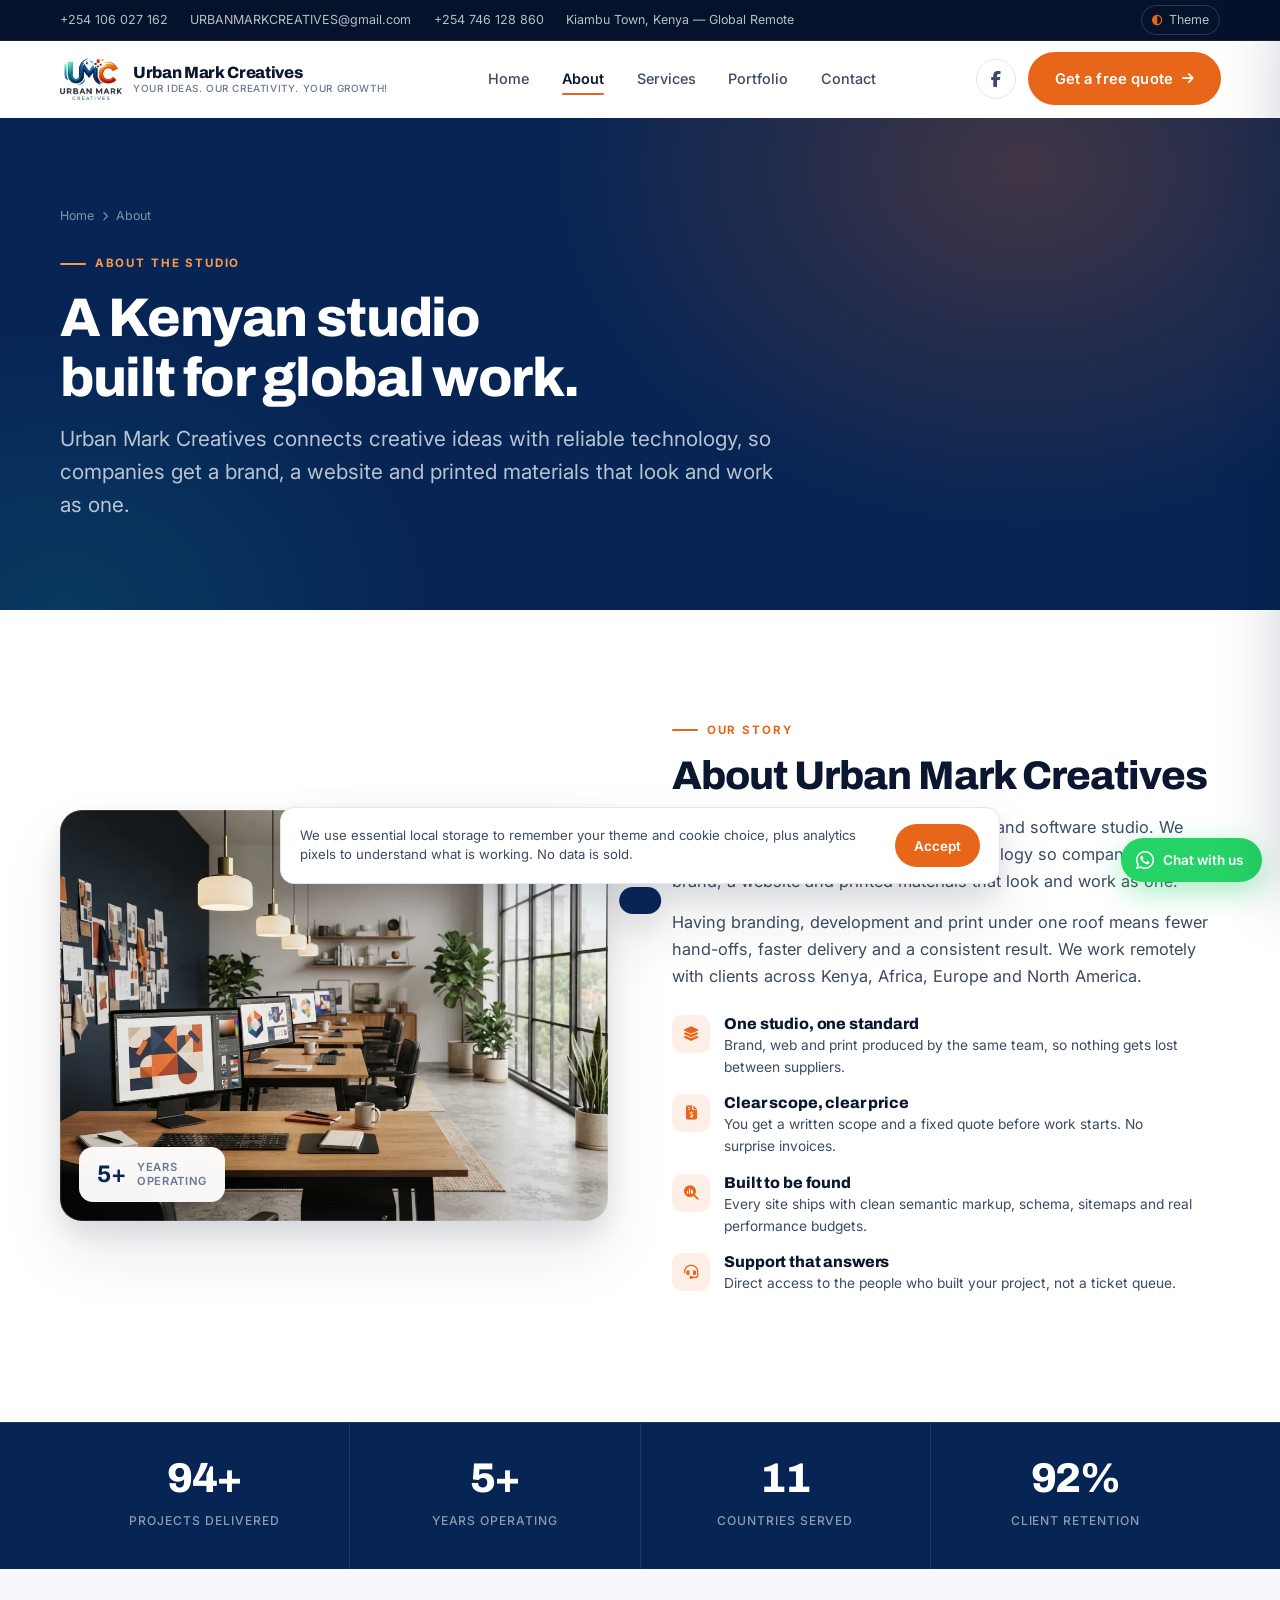
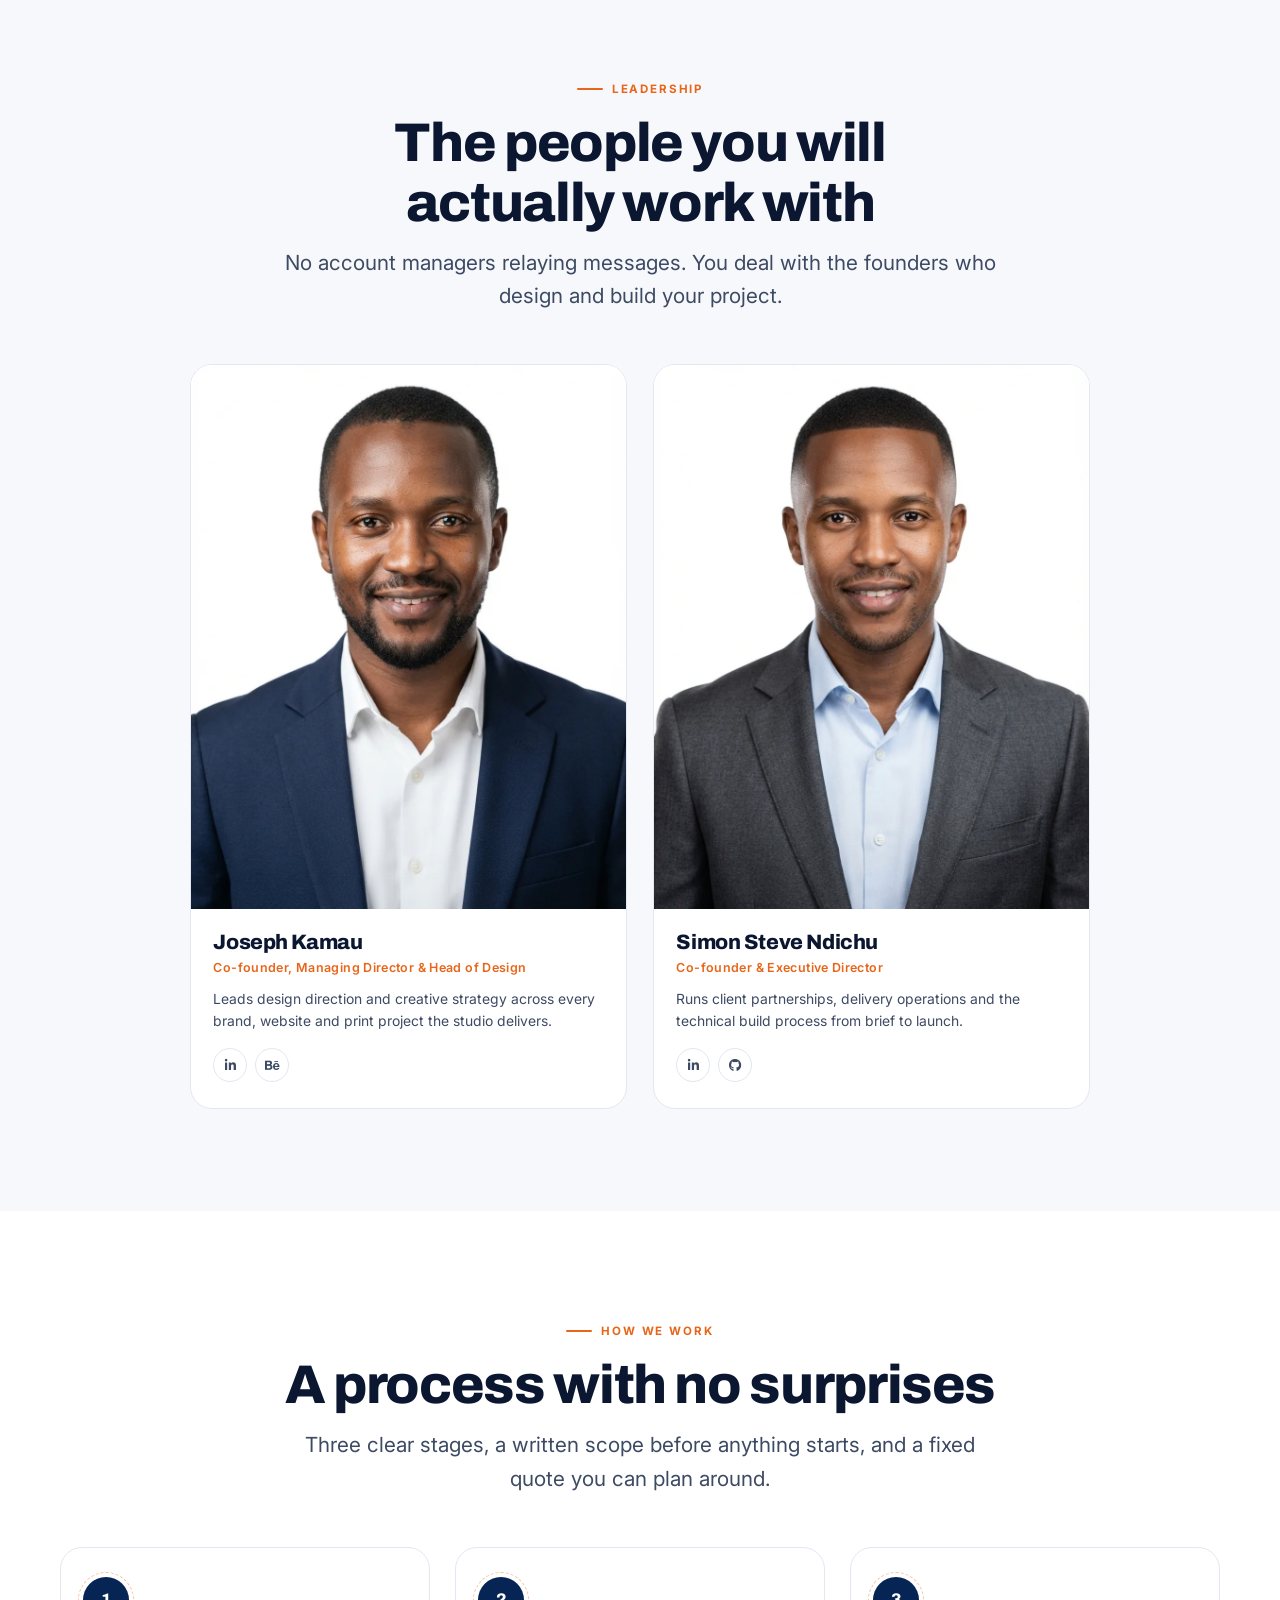
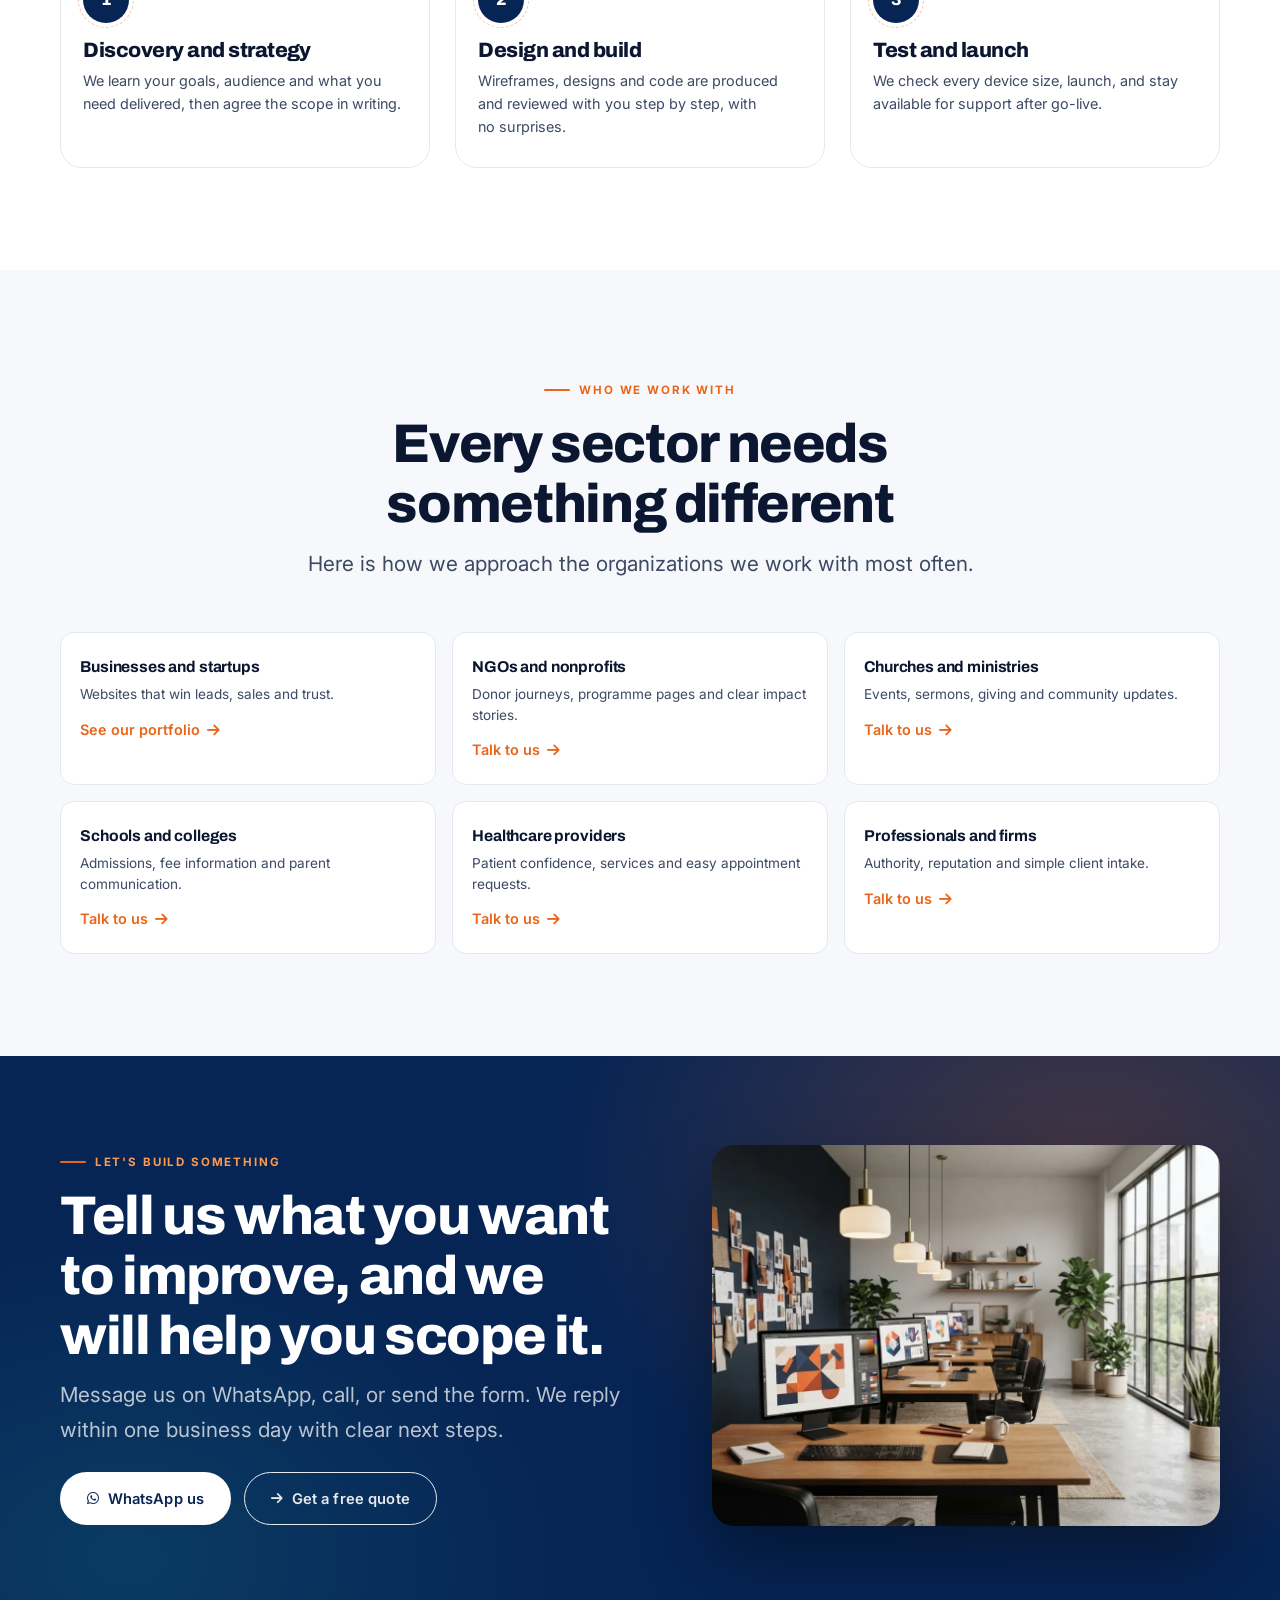
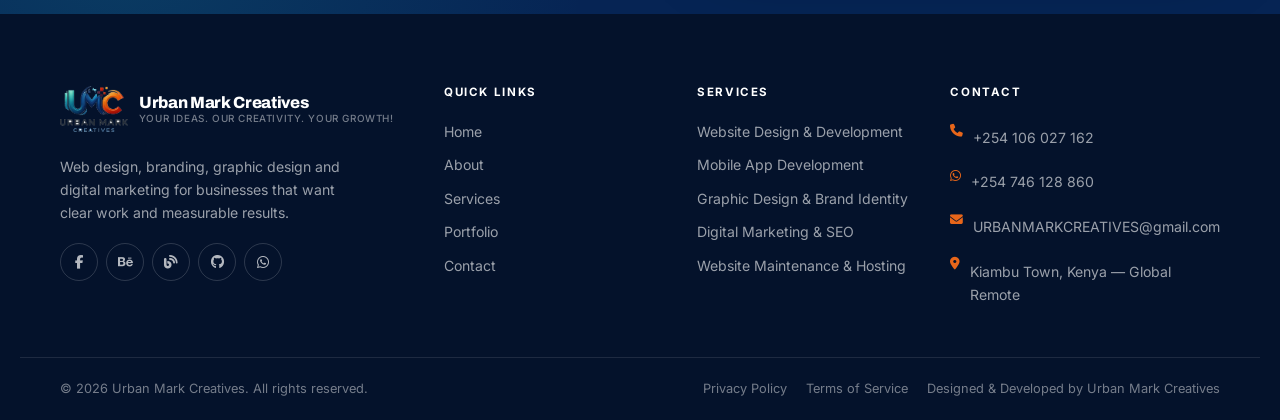
<file: about.html>
<!DOCTYPE html>
<html lang="en" data-theme="light">
<head>
<meta charset="UTF-8">
<meta name="viewport" content="width=device-width, initial-scale=1, viewport-fit=cover">
<title>About Us | Kiambu Design &amp; Software Studio | Urban Mark Creatives</title>
<meta name="description" content="Meet the team behind Urban Mark Creatives — a Kiambu-based design and software studio serving clients across Kenya and worldwide.">
<meta name="author" content="Urban Mark Creatives">
<meta name="robots" content="index, follow, max-image-preview:large">
<link rel="canonical" href="https://urbanmarkcreatives.com/about.html">

<!-- Open Graph -->
<meta property="og:type" content="website">
<meta property="og:site_name" content="Urban Mark Creatives">
<meta property="og:title" content="About Us | Kiambu Design &amp; Software Studio | Urban Mark Creatives">
<meta property="og:description" content="Meet the team behind Urban Mark Creatives — a Kiambu-based design and software studio serving clients across Kenya and worldwide.">
<meta property="og:image" content="https://urbanmarkcreatives.com/images/studio.webp">
<meta property="og:image:width" content="1376">
<meta property="og:image:height" content="768">
<meta property="og:url" content="https://urbanmarkcreatives.com/about.html">
<meta property="og:locale" content="en_KE">

<!-- Twitter Card -->
<meta name="twitter:card" content="summary_large_image">
<meta name="twitter:title" content="About Us | Kiambu Design &amp; Software Studio | Urban Mark Creatives">
<meta name="twitter:description" content="Meet the team behind Urban Mark Creatives — a Kiambu-based design and software studio serving clients across Kenya and worldwide.">
<meta name="twitter:image" content="https://urbanmarkcreatives.com/images/studio.webp">
<meta name="twitter:site" content="@urbanmarkcreatives">

<meta name="theme-color" content="#062454">
<link rel="icon" href="images/favicon.png" type="image/png">
<link rel="apple-touch-icon" href="images/favicon.png">

<link rel="preconnect" href="https://fonts.googleapis.com">
<link rel="preconnect" href="https://fonts.gstatic.com" crossorigin>
<link rel="preconnect" href="https://cdnjs.cloudflare.com">
<link href="https://fonts.googleapis.com/css2?family=Archivo:wght@500;600;700;800;900&family=Inter:wght@400;500;600;700&display=swap" rel="stylesheet">
<link rel="stylesheet" href="https://cdnjs.cloudflare.com/ajax/libs/font-awesome/6.5.2/css/all.min.css" integrity="sha512-SnH5WK+bZxgPHs44uWIX+LLJAJ9/2PkPKZ5QiAj6Ta86w+fsb2TkcmfRyVX3pBnMFcV7oQPJkl9QevSCWr3W6A==" crossorigin="anonymous" referrerpolicy="no-referrer">
<link rel="stylesheet" href="style.css">

<!-- Meta Pixel Code -->
<script>
!function(f,b,e,v,n,t,s)
{if(f.fbq)return;n=f.fbq=function(){n.callMethod?
n.callMethod.apply(n,arguments):n.queue.push(arguments)};
if(!f._fbq)f._fbq=n;n.push=n;n.loaded=!0;n.version='2.0';
n.queue=[];t=b.createElement(e);t.async=!0;
t.src=v;s=b.getElementsByTagName(e)[0];
s.parentNode.insertBefore(t,s)}(window, document,'script',
'https://connect.facebook.net/en_US/fbevents.js');
fbq('init', '965331479743168');
fbq('track', 'PageView');
</script>
<noscript><img height="1" width="1" style="display:none"
src="https://www.facebook.com/tr?id=965331479743168&ev=PageView&noscript=1"
alt=""></noscript>
<!-- End Meta Pixel Code -->

</head><body data-page="about">
<a class="skip-link" href="#main">Skip to content</a>
<div class="scroll-progress" id="progress"></div>

<div class="topbar">
  <div class="wrap">
    <div class="topbar-links">
      <a href="tel:+254106027162" data-phone><i class="fa-solid fa-phone"></i><span>+254 106 027 162</span></a>
      <a href="mailto:URBANMARKCREATIVES@gmail.com" data-email><i class="fa-solid fa-envelope"></i><span>URBANMARKCREATIVES@gmail.com</span></a>
      <a href="https://wa.me/254746128860" target="_blank" rel="noopener" data-whatsapp><i class="fa-brands fa-whatsapp"></i><span>+254 746 128 860</span></a>
      <span data-location><i class="fa-solid fa-location-dot"></i> Kiambu Town, Kenya — Global Remote</span>
    </div>
    <button class="theme-btn" id="themeBtn" type="button" aria-label="Switch to dark theme">
      <i class="fa-solid fa-circle-half-stroke"></i> Theme
    </button>
  </div>
</div>

<header class="site-header">
  <div class="wrap nav-inner">
    <a class="brand" href="index.html">
      <img src="images/logo.png" alt="Urban Mark Creatives logo" data-brand-logo width="350" height="238">
      <span class="brand-text">
        <b data-brand-name>Urban Mark Creatives</b>
        <small data-brand-tagline>Your Ideas. Our Creativity. Your Growth!</small>
      </span>
    </a>
    <nav class="nav-links" data-nav aria-label="Main navigation"></nav>
    <div class="nav-actions">
      <a class="header-social-link" href="https://web.facebook.com/profile.php?id=61596840897472" target="_blank" rel="noopener" aria-label="Urban Mark Creatives on Facebook"><i class="fa-brands fa-facebook-f"></i></a>
      <a class="btn" href="contact.html">Get a free quote <i class="fa-solid fa-arrow-right"></i></a>
      <button class="burger" id="burger" type="button" aria-label="Open menu" aria-expanded="false" aria-controls="mobileMenu">
        <span></span><span></span><span></span>
      </button>
    </div>
  </div>
</header>

<div class="menu-backdrop" id="menuBackdrop"></div>
<aside class="mobile-menu" id="mobileMenu" aria-label="Mobile navigation">
  <div class="mobile-menu-head">
    <span class="brand-text"><b data-brand-name>Urban Mark Creatives</b></span>
    <button class="menu-close" id="menuClose" type="button" aria-label="Close menu"><i class="fa-solid fa-xmark"></i></button>
  </div>
  <nav data-mobile-nav></nav>
</aside>

<main id="main">
<section class="page-hero">
  <div class="wrap">
    <nav class="breadcrumb" aria-label="Breadcrumb">
      <a href="index.html">Home</a><i class="fa-solid fa-chevron-right"></i><span>About</span>
    </nav>
    <span class="eyebrow">About the studio</span>
    <h1>A Kenyan studio built for global work.</h1>
    <p>Urban Mark Creatives connects creative ideas with reliable technology, so companies get a brand, a website and printed materials that look and work as one.</p>
  </div>
</section>

<section class="sec">
  <div class="wrap">
    <div class="split">
      <div class="split-media reveal">
        <img src="images/studio.webp" alt="Inside the Urban Mark Creatives design studio" data-about-image width="1376" height="768">
        <div class="split-badge"><b>5+</b><span>Years<br>operating</span></div>
      </div>
      <div class="reveal reveal-d1">
        <span class="eyebrow">Our story</span>
        <h2 style="font-size:var(--step-3);margin-bottom:1rem" data-about-title>About Urban Mark Creatives</h2>
        <p style="color:var(--fg-soft);margin-bottom:.9rem" data-about-text1></p>
        <p style="color:var(--fg-soft)" data-about-text2></p>
        <div class="value-list" data-about-values></div>
      </div>
    </div>
  </div>
</section>

<section class="stats-strip" aria-label="Company statistics">
  <div class="wrap"><div class="stats-grid" data-stats></div></div>
</section>

<section class="sec sec-alt" id="team">
  <div class="wrap">
    <div class="sec-head center reveal">
      <span class="eyebrow">Leadership</span>
      <h2>The people you will actually work with</h2>
      <p>No account managers relaying messages. You deal with the founders who design and build your project.</p>
    </div>
    <div class="team-grid" data-team></div>
  </div>
</section>

<section class="sec">
  <div class="wrap">
    <div class="sec-head center reveal">
      <span class="eyebrow">How we work</span>
      <h2>A process with no surprises</h2>
      <p>Three clear stages, a written scope before anything starts, and a fixed quote you can plan around.</p>
    </div>
    <div class="process-grid" data-process></div>
  </div>
</section>

<section class="sec sec-alt">
  <div class="wrap">
    <div class="sec-head center reveal">
      <span class="eyebrow">Who we work with</span>
      <h2>Every sector needs something different</h2>
      <p>Here is how we approach the organizations we work with most often.</p>
    </div>
    <div class="sector-grid" data-sectors></div>
  </div>
</section>

<section class="cta-band">
  <div class="wrap cta-inner">
    <div class="reveal">
      <span class="eyebrow" style="color:var(--orange-300)">Let's build something</span>
      <h2>Tell us what you want to improve, and we will help you scope it.</h2>
      <p>Message us on WhatsApp, call, or send the form. We reply within one business day with clear next steps.</p>
      <div class="btn-row">
        <a class="btn btn-white" href="https://wa.me/254746128860" target="_blank" rel="noopener"><i class="fa-brands fa-whatsapp"></i> WhatsApp us</a>
        <a class="btn btn-ghost" href="contact.html"><i class="fa-solid fa-arrow-right"></i> Get a free quote</a>
      </div>
    </div>
    <div class="cta-media reveal reveal-d1">
      <img src="images/studio.webp" alt="The Urban Mark Creatives studio" width="1376" height="768" loading="lazy">
    </div>
  </div>
</section>
</main>

<footer class="site-footer">
  <div class="wrap footer-grid">
    <div class="footer-brand">
      <a class="brand" href="index.html">
        <img src="images/logo.png" alt="Urban Mark Creatives logo" data-brand-logo width="350" height="238" loading="lazy">
        <span class="brand-text">
          <b data-brand-name>Urban Mark Creatives</b>
          <small data-brand-tagline>Your Ideas. Our Creativity. Your Growth!</small>
        </span>
      </a>
      <p data-footer-about></p>
      <div class="socials" data-socials></div>
    </div>
    <div class="footer-col">
      <h4>Quick links</h4>
      <div data-footer-links></div>
    </div>
    <div class="footer-col">
      <h4>Services</h4>
      <div data-footer-services></div>
    </div>
    <div class="footer-col">
      <h4>Contact</h4>
      <a class="contact-line" href="tel:+254106027162"><i class="fa-solid fa-phone"></i><span data-phone>+254 106 027 162</span></a>
      <a class="contact-line" href="https://wa.me/254746128860" target="_blank" rel="noopener"><i class="fa-brands fa-whatsapp"></i><span data-whatsapp>+254 746 128 860</span></a>
      <a class="contact-line" href="mailto:URBANMARKCREATIVES@gmail.com"><i class="fa-solid fa-envelope"></i><span data-email>URBANMARKCREATIVES@gmail.com</span></a>
      <span class="contact-line"><i class="fa-solid fa-location-dot"></i><span data-location>Kiambu Town, Kenya — Global Remote</span></span>
    </div>
  </div>
  <div class="wrap footer-bottom">
    <span data-copyright>© 2026 Urban Mark Creatives. All rights reserved.</span>
    <div class="footer-legal">
      <div data-footer-legal style="display:flex;gap:1.2rem;flex-wrap:wrap"></div>
      <span data-credit>Designed &amp; Developed by Urban Mark Creatives</span>
    </div>
  </div>
</footer>

<a class="float-wa" href="https://wa.me/254746128860" target="_blank" rel="noopener" data-wa-float aria-label="Chat with us on WhatsApp">
  <i class="fa-brands fa-whatsapp"></i><span>Chat with us</span>
</a>
<button class="to-top" id="toTop" type="button" aria-label="Back to top"><i class="fa-solid fa-arrow-up"></i></button>

<div class="cookie-bar" id="cookieBar" hidden>
  <p>We use essential local storage to remember your theme and cookie choice, plus analytics pixels to understand what is working. No data is sold.</p>
  <button class="btn btn-sm" id="cookieOk" type="button">Accept</button>
</div>

<div class="toast" id="toast" role="status" aria-live="polite"></div>

<script src="art.js" defer></script>
<script src="app.js" defer></script>
</body>
</html>
</file>
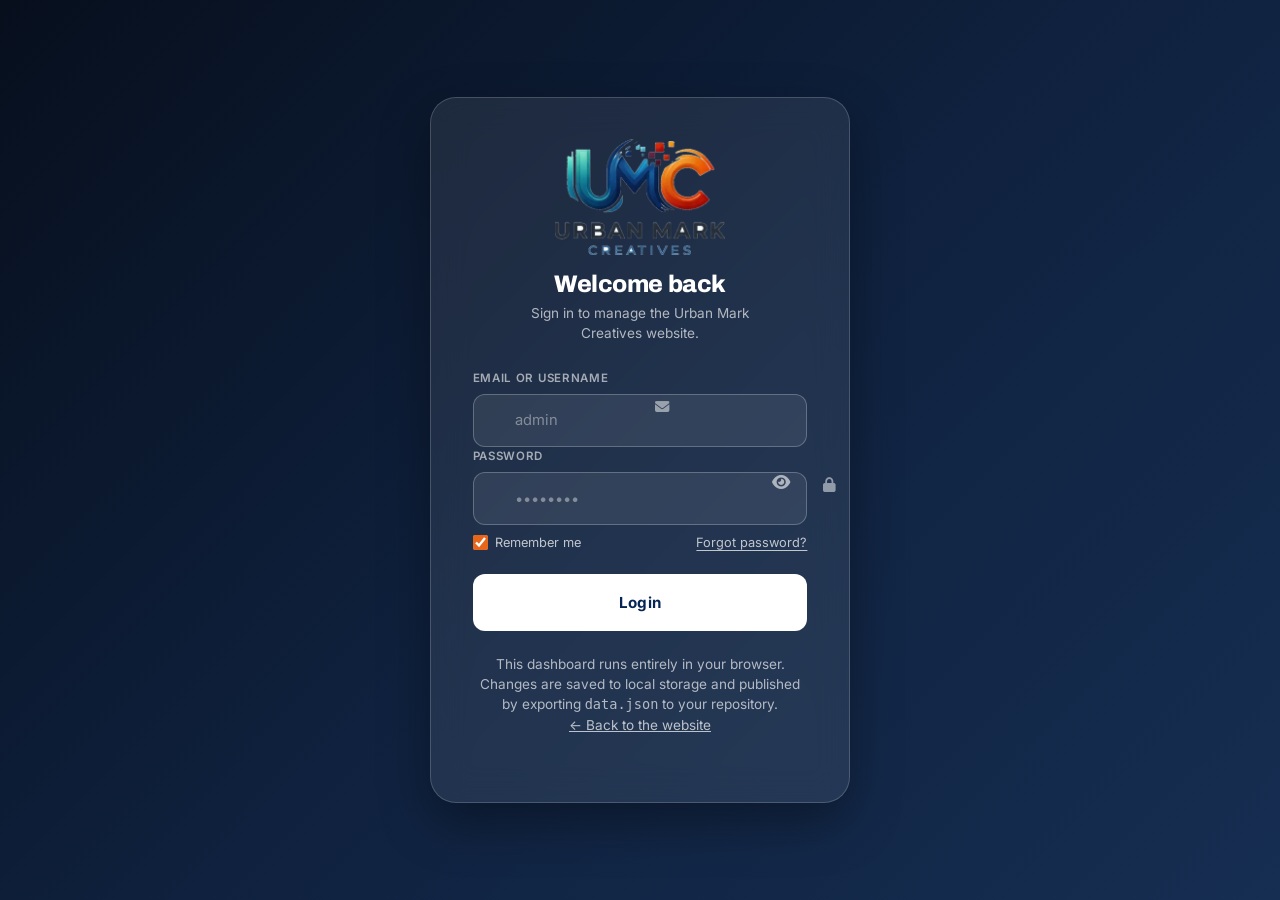
<file: admin.html>
<!DOCTYPE html>
<html lang="en" data-theme="light">
<head>
<meta charset="UTF-8">
<meta name="viewport" content="width=device-width, initial-scale=1, viewport-fit=cover">
<title>Admin Dashboard | Urban Mark Creatives</title>
<meta name="description" content="Content management dashboard for the Urban Mark Creatives website.">
<meta name="robots" content="noindex, nofollow, noarchive">
<meta name="googlebot" content="noindex, nofollow">
<link rel="canonical" href="https://urbanmarkcreatives.com/admin.html">

<meta property="og:type" content="website">
<meta property="og:title" content="Admin Dashboard | Urban Mark Creatives">
<meta property="og:description" content="Content management dashboard.">
<meta property="og:url" content="https://urbanmarkcreatives.com/admin.html">
<meta property="og:image" content="https://urbanmarkcreatives.com/images/hero.webp">
<meta name="twitter:card" content="summary">
<meta name="twitter:title" content="Admin Dashboard | Urban Mark Creatives">

<meta name="theme-color" content="#062454">
<link rel="icon" href="images/favicon.png" type="image/png">

<link rel="preconnect" href="https://fonts.googleapis.com">
<link rel="preconnect" href="https://fonts.gstatic.com" crossorigin>
<link rel="preconnect" href="https://cdnjs.cloudflare.com">
<link href="https://fonts.googleapis.com/css2?family=Archivo:wght@500;600;700;800;900&family=Inter:wght@400;500;600;700&display=swap" rel="stylesheet">
<link rel="stylesheet" href="https://cdnjs.cloudflare.com/ajax/libs/font-awesome/6.5.2/css/all.min.css" integrity="sha512-SnH5WK+bZxgPHs44uWIX+LLJAJ9/2PkPKZ5QiAj6Ta86w+fsb2TkcmfRyVX3pBnMFcV7oQPJkl9QevSCWr3W6A==" crossorigin="anonymous" referrerpolicy="no-referrer">
<link rel="stylesheet" href="style.css">
<link rel="stylesheet" href="_admin.css">

<!-- Meta Pixel Code -->
<script>
!function(f,b,e,v,n,t,s)
{if(f.fbq)return;n=f.fbq=function(){n.callMethod?
n.callMethod.apply(n,arguments):n.queue.push(arguments)};
if(!f._fbq)f._fbq=n;n.push=n;n.loaded=!0;n.version='2.0';
n.queue=[];t=b.createElement(e);t.async=!0;
t.src=v;s=b.getElementsByTagName(e)[0];
s.parentNode.insertBefore(t,s)}(window, document,'script',
'https://connect.facebook.net/en_US/fbevents.js');
fbq('init', '965331479743168');
fbq('track', 'PageView');
</script>
<noscript><img height="1" width="1" style="display:none"
src="https://www.facebook.com/tr?id=965331479743168&ev=PageView&noscript=1"
alt=""></noscript>
<!-- End Meta Pixel Code -->
</head>
<body data-page="admin">
<div class="scroll-progress" id="progress"></div>

<!-- ==================== LOGIN GATE (glassmorphism) ==================== -->
<div class="admin-gate" id="adminGate">
  <div class="login-card">
    <img class="login-logo" src="images/logo.png" alt="Urban Mark Creatives logo" width="350" height="238">
    <h1>Welcome back</h1>
    <p>Sign in to manage the Urban Mark Creatives website.</p>

    <form id="loginForm" novalidate>
      <label class="login-field">
        <span>Email or username</span>
        <i class="fa-solid fa-envelope lead-icon"></i>
        <input type="text" id="loginUser" name="username" placeholder="admin" autocomplete="username" required>
      </label>

      <label class="login-field">
        <span>Password</span>
        <i class="fa-solid fa-lock lead-icon"></i>
        <input type="password" id="loginPass" name="password" placeholder="••••••••" autocomplete="current-password" required>
        <button class="login-eye" id="togglePass" type="button" aria-label="Show password">
          <i class="fa-solid fa-eye"></i>
        </button>
      </label>

      <div class="login-row">
        <label class="login-check">
          <input type="checkbox" id="rememberMe" checked>
          <span>Remember me</span>
        </label>
        <a href="#" id="forgotLink">Forgot password?</a>
      </div>

      <button class="login-btn" type="submit">Login</button>
      <div class="login-error" id="loginError" hidden></div>
    </form>

    <p class="login-foot">
      This dashboard runs entirely in your browser. Changes are saved to local storage
      and published by exporting <code>data.json</code> to your repository.<br>
      <a href="index.html">&larr; Back to the website</a>
    </p>
  </div>
</div>

<!-- ==================== DASHBOARD ==================== -->
<div class="admin-app" id="adminApp" hidden>
  <div class="admin-shell">

    <aside class="admin-side">
      <a class="brand" href="index.html">
        <img src="images/logo.png" alt="Urban Mark Creatives" width="350" height="238">
        <span class="brand-text">
          <b>Urban Mark</b>
          <small>Admin</small>
        </span>
      </a>

      <nav class="admin-tabs" aria-label="Dashboard sections">
        <button type="button" class="on" data-tab="site"><i class="fa-solid fa-building"></i> Brand &amp; site</button>
        <button type="button" data-tab="hero"><i class="fa-solid fa-star"></i> Hero</button>
        <button type="button" data-tab="services"><i class="fa-solid fa-layer-group"></i> Services</button>
        <button type="button" data-tab="portfolio"><i class="fa-solid fa-images"></i> Portfolio</button>
        <button type="button" data-tab="team"><i class="fa-solid fa-users"></i> Team</button>
        <button type="button" data-tab="testimonials"><i class="fa-solid fa-quote-left"></i> Testimonials</button>
        <button type="button" data-tab="faq"><i class="fa-solid fa-circle-question"></i> FAQs</button>
        <button type="button" data-tab="pricing"><i class="fa-solid fa-tags"></i> Pricing</button>
        <button type="button" data-tab="contact"><i class="fa-solid fa-address-book"></i> Contact</button>
        <button type="button" data-tab="seo"><i class="fa-solid fa-magnifying-glass-chart"></i> SEO manager</button>
        <button type="button" data-tab="tracking"><i class="fa-solid fa-chart-simple"></i> Tracking</button>
        <button type="button" data-tab="account"><i class="fa-solid fa-gear"></i> Account</button>
      </nav>

      <div class="admin-side-foot">
        <a href="index.html" target="_blank" rel="noopener"><i class="fa-solid fa-arrow-up-right-from-square"></i> View live site</a>
        <button type="button" id="logoutBtn"><i class="fa-solid fa-right-from-bracket"></i> Sign out</button>
      </div>
    </aside>

    <main class="admin-main">
      <div class="admin-top">
        <h1>Content dashboard</h1>
        <div class="btn-row">
          <button class="btn btn-sm btn-outline" type="button" id="resetBtn">
            <i class="fa-solid fa-rotate-left"></i> Reset
          </button>
          <button class="btn btn-sm" type="button" id="exportBtn">
            <i class="fa-solid fa-download"></i> Export data.json
          </button>
          <button class="btn btn-sm" type="button" id="saveBtn">
            <i class="fa-solid fa-floppy-disk"></i> Save &amp; Preview Live
          </button>
        </div>
      </div>

      <div class="admin-status" id="adminStatus"></div>
      <div id="tabBody"></div>
    </main>

  </div>
</div>

<div class="toast" id="toast" role="status" aria-live="polite"></div>

<script src="art.js" defer></script>
<script src="app.js" defer></script>
<script>
/* Forgot-password helper: this is a browser-only gate, so explain the reset path */
document.addEventListener("DOMContentLoaded", function () {
  var f = document.getElementById("forgotLink");
  if (f) f.addEventListener("click", function (e) {
    e.preventDefault();
    alert(
      "This dashboard is a browser-only content editor, so there is no email reset.\n\n" +
      "To reset the password: open your browser's developer console on this page and run\n\n" +
      "  localStorage.removeItem('umc_admin_pass')\n\n" +
      "then reload. The default password is urbanmarkcreatives2026 — change it in the Account tab."
    );
  });
});
</script>
</body>
</html>
</file>
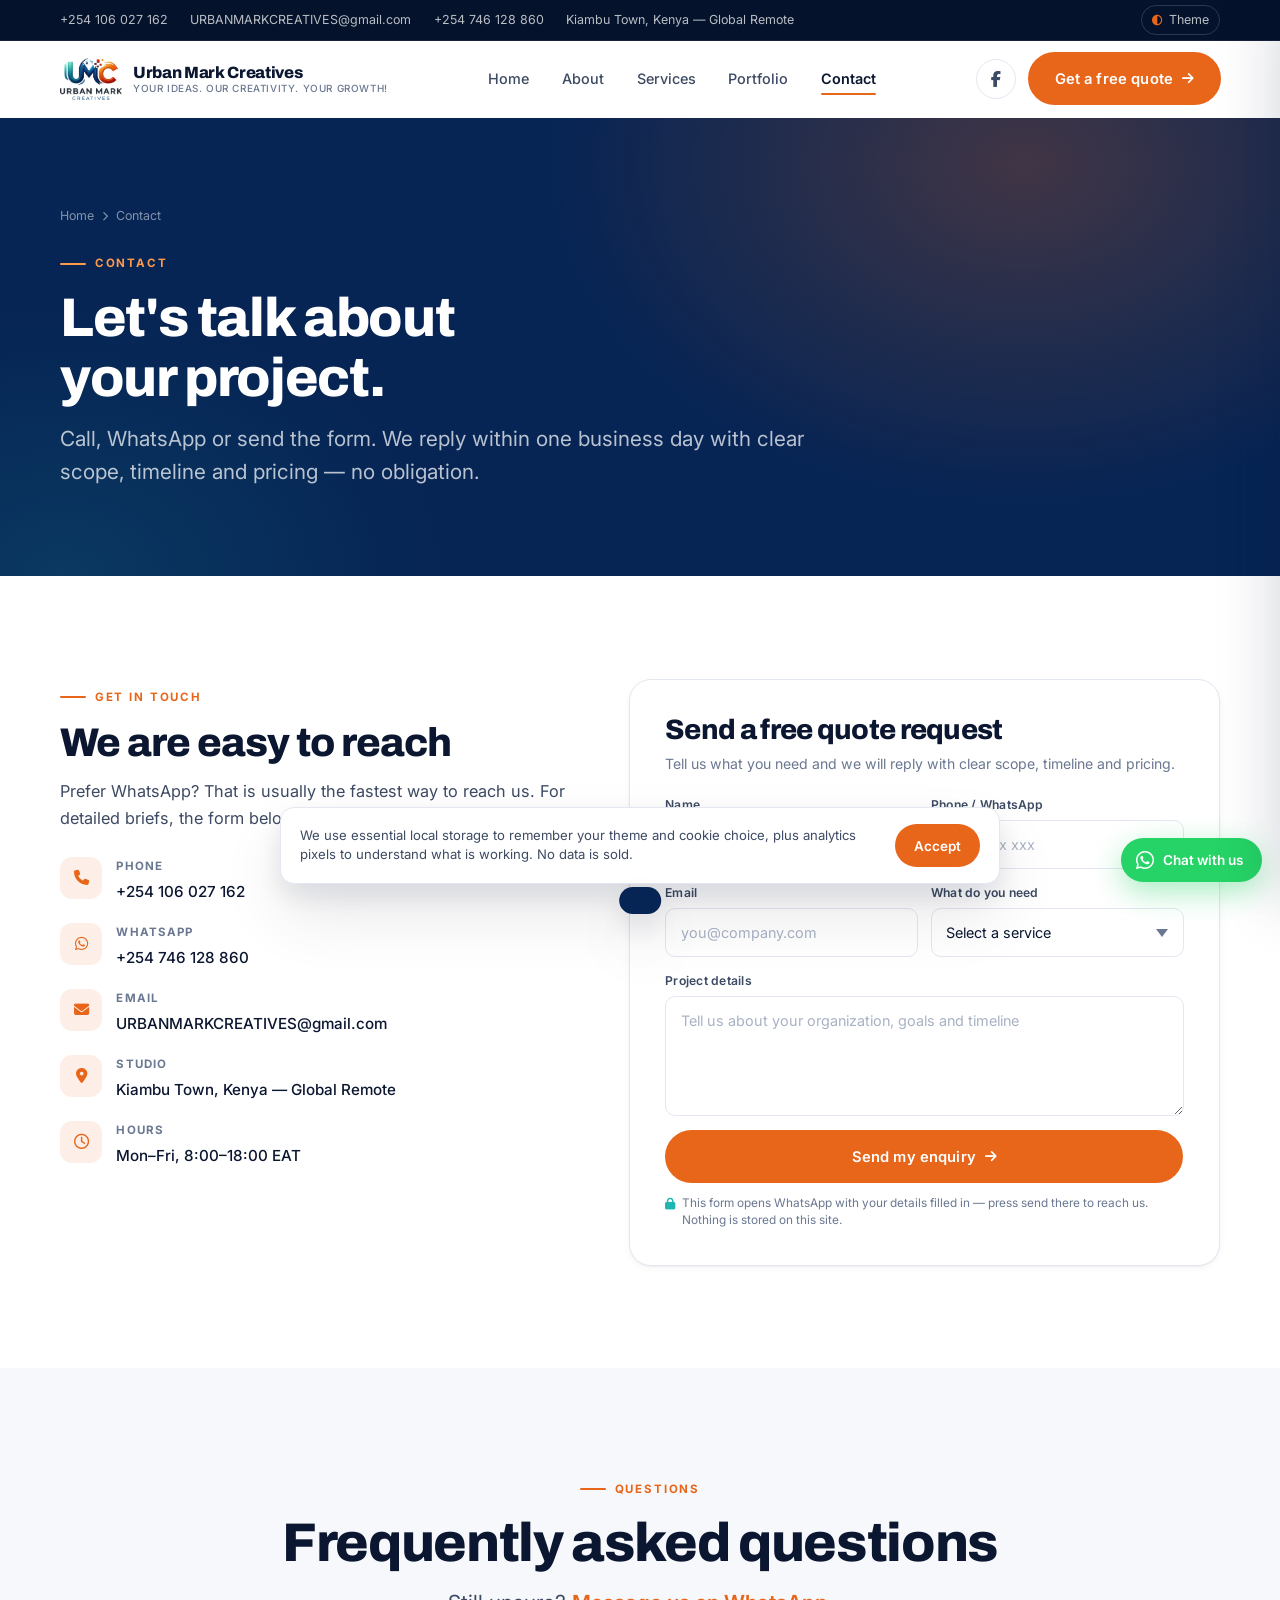
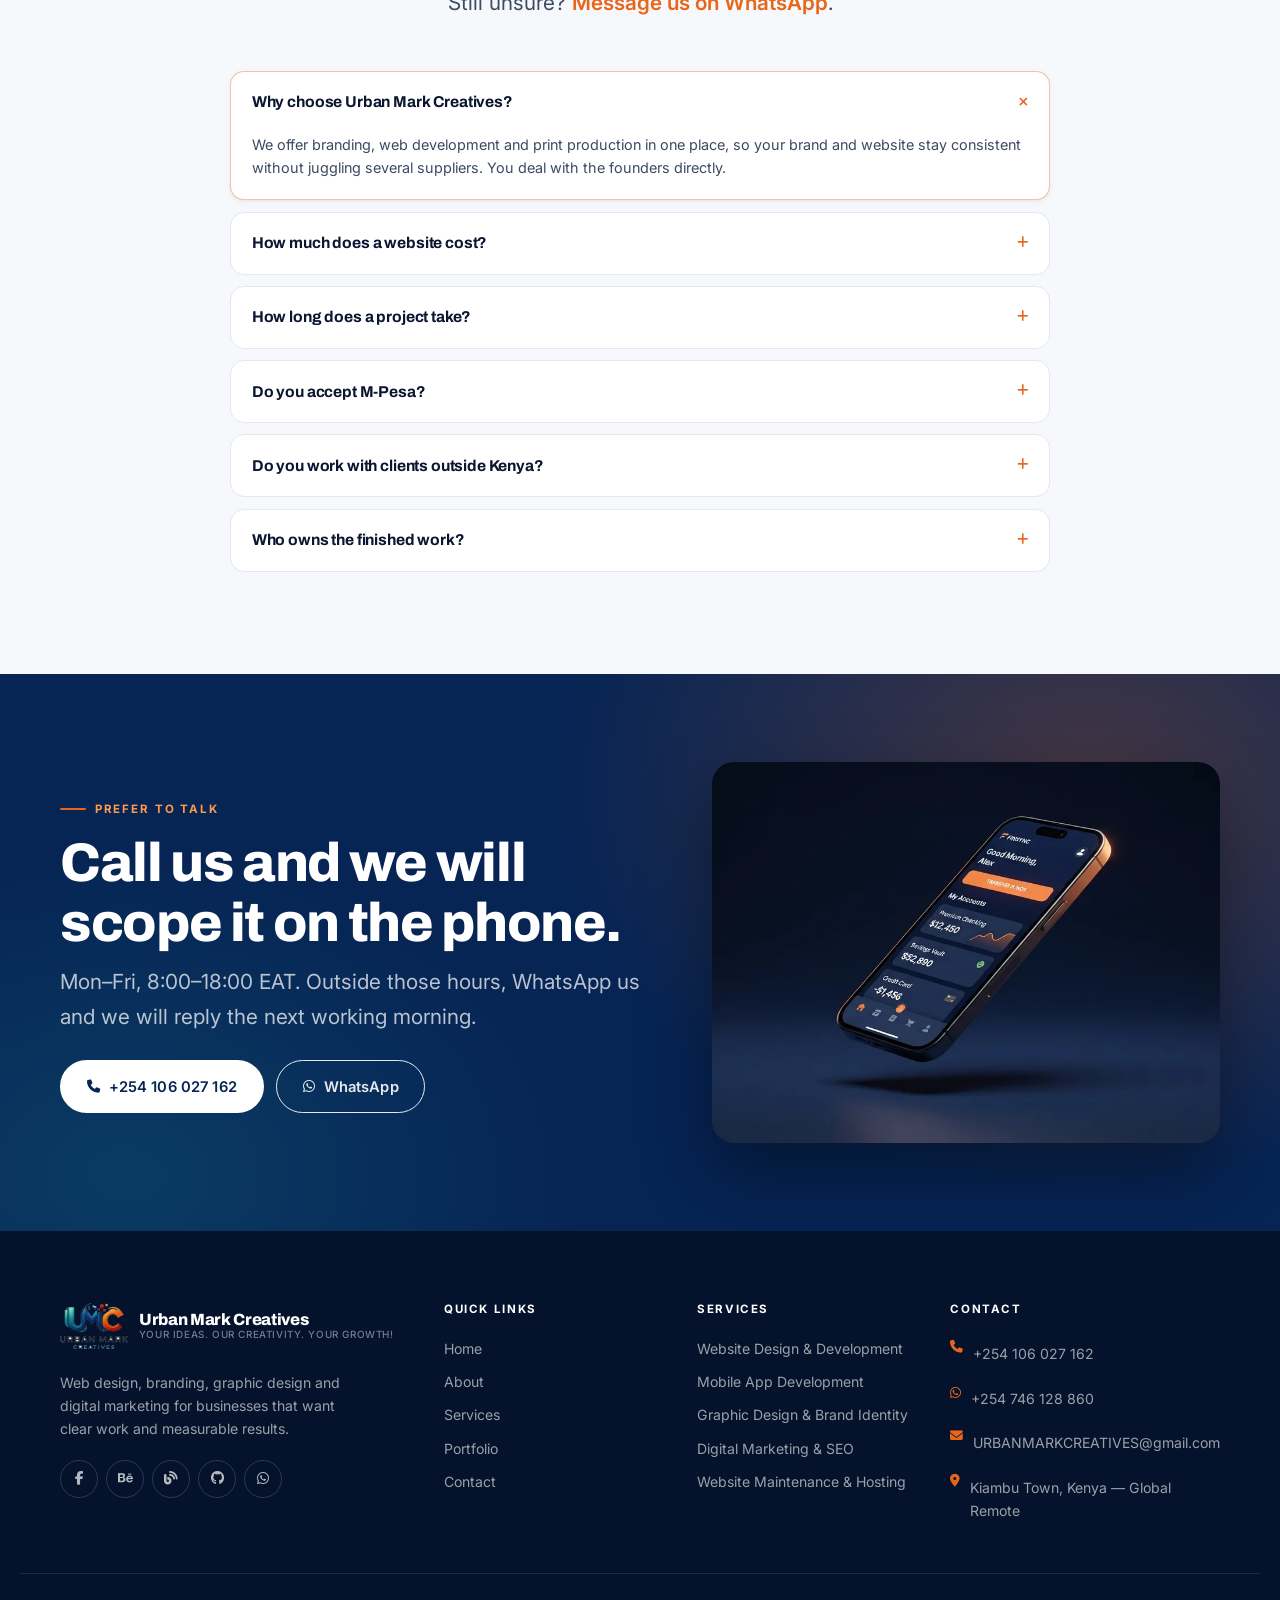
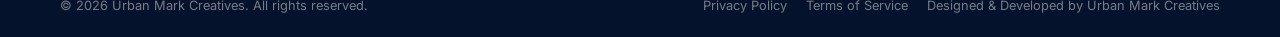
<file: contact.html>
<!DOCTYPE html>
<html lang="en" data-theme="light">
<head>
<meta charset="UTF-8">
<meta name="viewport" content="width=device-width, initial-scale=1, viewport-fit=cover">
<title>Contact Us | Get a Free Quote | Urban Mark Creatives</title>
<meta name="description" content="Talk to Urban Mark Creatives about your website, branding or print project. Call +254 106 027 162, WhatsApp us, or send a free quote request.">
<meta name="author" content="Urban Mark Creatives">
<meta name="robots" content="index, follow, max-image-preview:large">
<link rel="canonical" href="https://urbanmarkcreatives.com/contact.html">

<!-- Open Graph -->
<meta property="og:type" content="website">
<meta property="og:site_name" content="Urban Mark Creatives">
<meta property="og:title" content="Contact Us | Get a Free Quote | Urban Mark Creatives">
<meta property="og:description" content="Talk to Urban Mark Creatives about your website, branding or print project. Call +254 106 027 162, WhatsApp us, or send a free quote request.">
<meta property="og:image" content="https://urbanmarkcreatives.com/images/hero.webp">
<meta property="og:image:width" content="1376">
<meta property="og:image:height" content="768">
<meta property="og:url" content="https://urbanmarkcreatives.com/contact.html">
<meta property="og:locale" content="en_KE">

<!-- Twitter Card -->
<meta name="twitter:card" content="summary_large_image">
<meta name="twitter:title" content="Contact Us | Get a Free Quote | Urban Mark Creatives">
<meta name="twitter:description" content="Talk to Urban Mark Creatives about your website, branding or print project. Call +254 106 027 162, WhatsApp us, or send a free quote request.">
<meta name="twitter:image" content="https://urbanmarkcreatives.com/images/hero.webp">
<meta name="twitter:site" content="@urbanmarkcreatives">

<meta name="theme-color" content="#062454">
<link rel="icon" href="images/favicon.png" type="image/png">
<link rel="apple-touch-icon" href="images/favicon.png">

<link rel="preconnect" href="https://fonts.googleapis.com">
<link rel="preconnect" href="https://fonts.gstatic.com" crossorigin>
<link rel="preconnect" href="https://cdnjs.cloudflare.com">
<link href="https://fonts.googleapis.com/css2?family=Archivo:wght@500;600;700;800;900&family=Inter:wght@400;500;600;700&display=swap" rel="stylesheet">
<link rel="stylesheet" href="https://cdnjs.cloudflare.com/ajax/libs/font-awesome/6.5.2/css/all.min.css" integrity="sha512-SnH5WK+bZxgPHs44uWIX+LLJAJ9/2PkPKZ5QiAj6Ta86w+fsb2TkcmfRyVX3pBnMFcV7oQPJkl9QevSCWr3W6A==" crossorigin="anonymous" referrerpolicy="no-referrer">
<link rel="stylesheet" href="style.css">

<!-- Meta Pixel Code -->
<script>
!function(f,b,e,v,n,t,s)
{if(f.fbq)return;n=f.fbq=function(){n.callMethod?
n.callMethod.apply(n,arguments):n.queue.push(arguments)};
if(!f._fbq)f._fbq=n;n.push=n;n.loaded=!0;n.version='2.0';
n.queue=[];t=b.createElement(e);t.async=!0;
t.src=v;s=b.getElementsByTagName(e)[0];
s.parentNode.insertBefore(t,s)}(window, document,'script',
'https://connect.facebook.net/en_US/fbevents.js');
fbq('init', '965331479743168');
fbq('track', 'PageView');
</script>
<noscript><img height="1" width="1" style="display:none"
src="https://www.facebook.com/tr?id=965331479743168&ev=PageView&noscript=1"
alt=""></noscript>
<!-- End Meta Pixel Code -->

</head><body data-page="contact">
<a class="skip-link" href="#main">Skip to content</a>
<div class="scroll-progress" id="progress"></div>

<div class="topbar">
  <div class="wrap">
    <div class="topbar-links">
      <a href="tel:+254106027162" data-phone><i class="fa-solid fa-phone"></i><span>+254 106 027 162</span></a>
      <a href="mailto:URBANMARKCREATIVES@gmail.com" data-email><i class="fa-solid fa-envelope"></i><span>URBANMARKCREATIVES@gmail.com</span></a>
      <a href="https://wa.me/254746128860" target="_blank" rel="noopener" data-whatsapp><i class="fa-brands fa-whatsapp"></i><span>+254 746 128 860</span></a>
      <span data-location><i class="fa-solid fa-location-dot"></i> Kiambu Town, Kenya — Global Remote</span>
    </div>
    <button class="theme-btn" id="themeBtn" type="button" aria-label="Switch to dark theme">
      <i class="fa-solid fa-circle-half-stroke"></i> Theme
    </button>
  </div>
</div>

<header class="site-header">
  <div class="wrap nav-inner">
    <a class="brand" href="index.html">
      <img src="images/logo.png" alt="Urban Mark Creatives logo" data-brand-logo width="350" height="238">
      <span class="brand-text">
        <b data-brand-name>Urban Mark Creatives</b>
        <small data-brand-tagline>Your Ideas. Our Creativity. Your Growth!</small>
      </span>
    </a>
    <nav class="nav-links" data-nav aria-label="Main navigation"></nav>
    <div class="nav-actions">
      <a class="header-social-link" href="https://web.facebook.com/profile.php?id=61596840897472" target="_blank" rel="noopener" aria-label="Urban Mark Creatives on Facebook"><i class="fa-brands fa-facebook-f"></i></a>
      <a class="btn" href="contact.html">Get a free quote <i class="fa-solid fa-arrow-right"></i></a>
      <button class="burger" id="burger" type="button" aria-label="Open menu" aria-expanded="false" aria-controls="mobileMenu">
        <span></span><span></span><span></span>
      </button>
    </div>
  </div>
</header>

<div class="menu-backdrop" id="menuBackdrop"></div>
<aside class="mobile-menu" id="mobileMenu" aria-label="Mobile navigation">
  <div class="mobile-menu-head">
    <span class="brand-text"><b data-brand-name>Urban Mark Creatives</b></span>
    <button class="menu-close" id="menuClose" type="button" aria-label="Close menu"><i class="fa-solid fa-xmark"></i></button>
  </div>
  <nav data-mobile-nav></nav>
</aside>

<main id="main">
<section class="page-hero">
  <div class="wrap">
    <nav class="breadcrumb" aria-label="Breadcrumb">
      <a href="index.html">Home</a><i class="fa-solid fa-chevron-right"></i><span>Contact</span>
    </nav>
    <span class="eyebrow">Contact</span>
    <h1>Let's talk about your project.</h1>
    <p>Call, WhatsApp or send the form. We reply within one business day with clear scope, timeline and pricing — no obligation.</p>
  </div>
</section>

<section class="sec">
  <div class="wrap">
    <div class="contact-grid">
      <div class="reveal">
        <span class="eyebrow">Get in touch</span>
        <h2 style="font-size:var(--step-3);margin-bottom:.8rem">We are easy to reach</h2>
        <p style="color:var(--fg-soft);margin-bottom:.4rem">Prefer WhatsApp? That is usually the fastest way to reach us. For detailed briefs, the form below works best.</p>
        <div class="contact-list" data-contact-list></div>
        <div class="socials" data-socials style="margin-top:1.6rem"></div>
      </div>

      <div class="contact-card reveal reveal-d1">
        <h3 style="font-size:var(--step-2);margin-bottom:.4rem">Send a free quote request</h3>
        <p style="font-size:.88rem;color:var(--fg-mute);margin-bottom:1.2rem">Tell us what you need and we will reply with clear scope, timeline and pricing.</p>
        <form data-lead-form novalidate>
          <div class="form-grid">
            <label class="field"><span>Name</span><input name="name" placeholder="Your name" required autocomplete="name"></label>
            <label class="field"><span>Phone / WhatsApp</span><input name="phone" placeholder="07xx xxx xxx" required autocomplete="tel"></label>
            <label class="field"><span>Email</span><input type="email" name="email" placeholder="you@company.com" autocomplete="email"></label>
            <label class="field"><span>What do you need</span><select name="service" data-service-options required></select></label>
            <label class="field field-full"><span>Project details</span><textarea name="details" rows="4" placeholder="Tell us about your organization, goals and timeline"></textarea></label>
          </div>
          <input type="text" name="website" tabindex="-1" autocomplete="off" class="hp" aria-hidden="true">
          <button class="btn btn-full" type="submit">Send my enquiry <i class="fa-solid fa-arrow-right"></i></button>
          <p class="form-note"><i class="fa-solid fa-lock"></i> This form opens WhatsApp with your details filled in — press send there to reach us. Nothing is stored on this site.</p>
        </form>
      </div>
    </div>
  </div>
</section>

<section class="sec sec-alt" id="faq">
  <div class="wrap">
    <div class="sec-head center reveal">
      <span class="eyebrow">Questions</span>
      <h2>Frequently asked questions</h2>
      <p>Still unsure? <a href="https://wa.me/254746128860" target="_blank" rel="noopener" style="color:var(--orange);font-weight:600">Message us on WhatsApp</a>.</p>
    </div>
    <div class="faq-list" data-faq></div>
  </div>
</section>

<section class="cta-band">
  <div class="wrap cta-inner">
    <div class="reveal">
      <span class="eyebrow" style="color:var(--orange-300)">Prefer to talk</span>
      <h2>Call us and we will scope it on the phone.</h2>
      <p>Mon–Fri, 8:00–18:00 EAT. Outside those hours, WhatsApp us and we will reply the next working morning.</p>
      <div class="btn-row">
        <a class="btn btn-white" href="tel:+254106027162"><i class="fa-solid fa-phone"></i> +254 106 027 162</a>
        <a class="btn btn-ghost" href="https://wa.me/254746128860" target="_blank" rel="noopener"><i class="fa-brands fa-whatsapp"></i> WhatsApp</a>
      </div>
    </div>
    <div class="cta-media reveal reveal-d1">
      <img src="images/mock-iphone.webp" alt="Mobile app project mockup" width="1200" height="654" loading="lazy">
    </div>
  </div>
</section>
</main>

<footer class="site-footer">
  <div class="wrap footer-grid">
    <div class="footer-brand">
      <a class="brand" href="index.html">
        <img src="images/logo.png" alt="Urban Mark Creatives logo" data-brand-logo width="350" height="238" loading="lazy">
        <span class="brand-text">
          <b data-brand-name>Urban Mark Creatives</b>
          <small data-brand-tagline>Your Ideas. Our Creativity. Your Growth!</small>
        </span>
      </a>
      <p data-footer-about></p>
      <div class="socials" data-socials></div>
    </div>
    <div class="footer-col">
      <h4>Quick links</h4>
      <div data-footer-links></div>
    </div>
    <div class="footer-col">
      <h4>Services</h4>
      <div data-footer-services></div>
    </div>
    <div class="footer-col">
      <h4>Contact</h4>
      <a class="contact-line" href="tel:+254106027162"><i class="fa-solid fa-phone"></i><span data-phone>+254 106 027 162</span></a>
      <a class="contact-line" href="https://wa.me/254746128860" target="_blank" rel="noopener"><i class="fa-brands fa-whatsapp"></i><span data-whatsapp>+254 746 128 860</span></a>
      <a class="contact-line" href="mailto:URBANMARKCREATIVES@gmail.com"><i class="fa-solid fa-envelope"></i><span data-email>URBANMARKCREATIVES@gmail.com</span></a>
      <span class="contact-line"><i class="fa-solid fa-location-dot"></i><span data-location>Kiambu Town, Kenya — Global Remote</span></span>
    </div>
  </div>
  <div class="wrap footer-bottom">
    <span data-copyright>© 2026 Urban Mark Creatives. All rights reserved.</span>
    <div class="footer-legal">
      <div data-footer-legal style="display:flex;gap:1.2rem;flex-wrap:wrap"></div>
      <span data-credit>Designed &amp; Developed by Urban Mark Creatives</span>
    </div>
  </div>
</footer>

<a class="float-wa" href="https://wa.me/254746128860" target="_blank" rel="noopener" data-wa-float aria-label="Chat with us on WhatsApp">
  <i class="fa-brands fa-whatsapp"></i><span>Chat with us</span>
</a>
<button class="to-top" id="toTop" type="button" aria-label="Back to top"><i class="fa-solid fa-arrow-up"></i></button>

<div class="cookie-bar" id="cookieBar" hidden>
  <p>We use essential local storage to remember your theme and cookie choice, plus analytics pixels to understand what is working. No data is sold.</p>
  <button class="btn btn-sm" id="cookieOk" type="button">Accept</button>
</div>

<div class="toast" id="toast" role="status" aria-live="polite"></div>

<script src="art.js" defer></script>
<script src="app.js" defer></script>
</body>
</html>
</file>
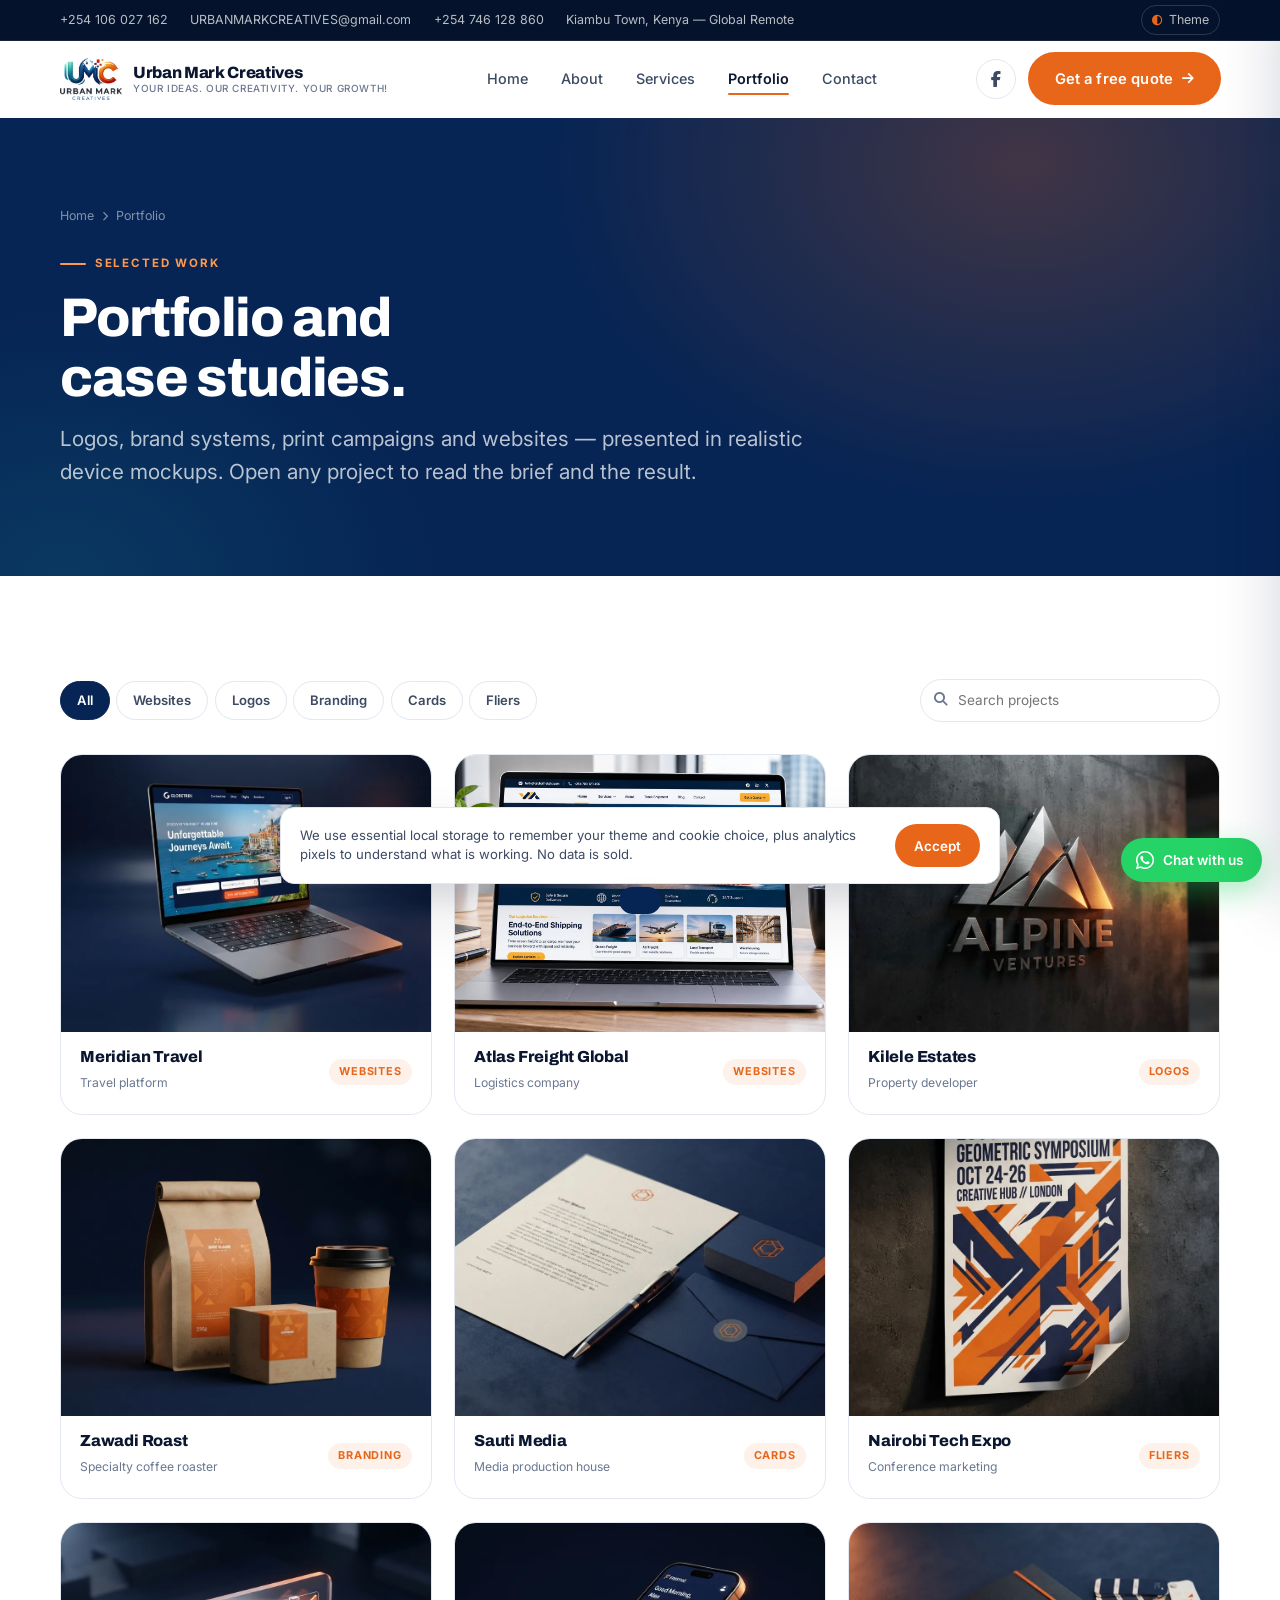
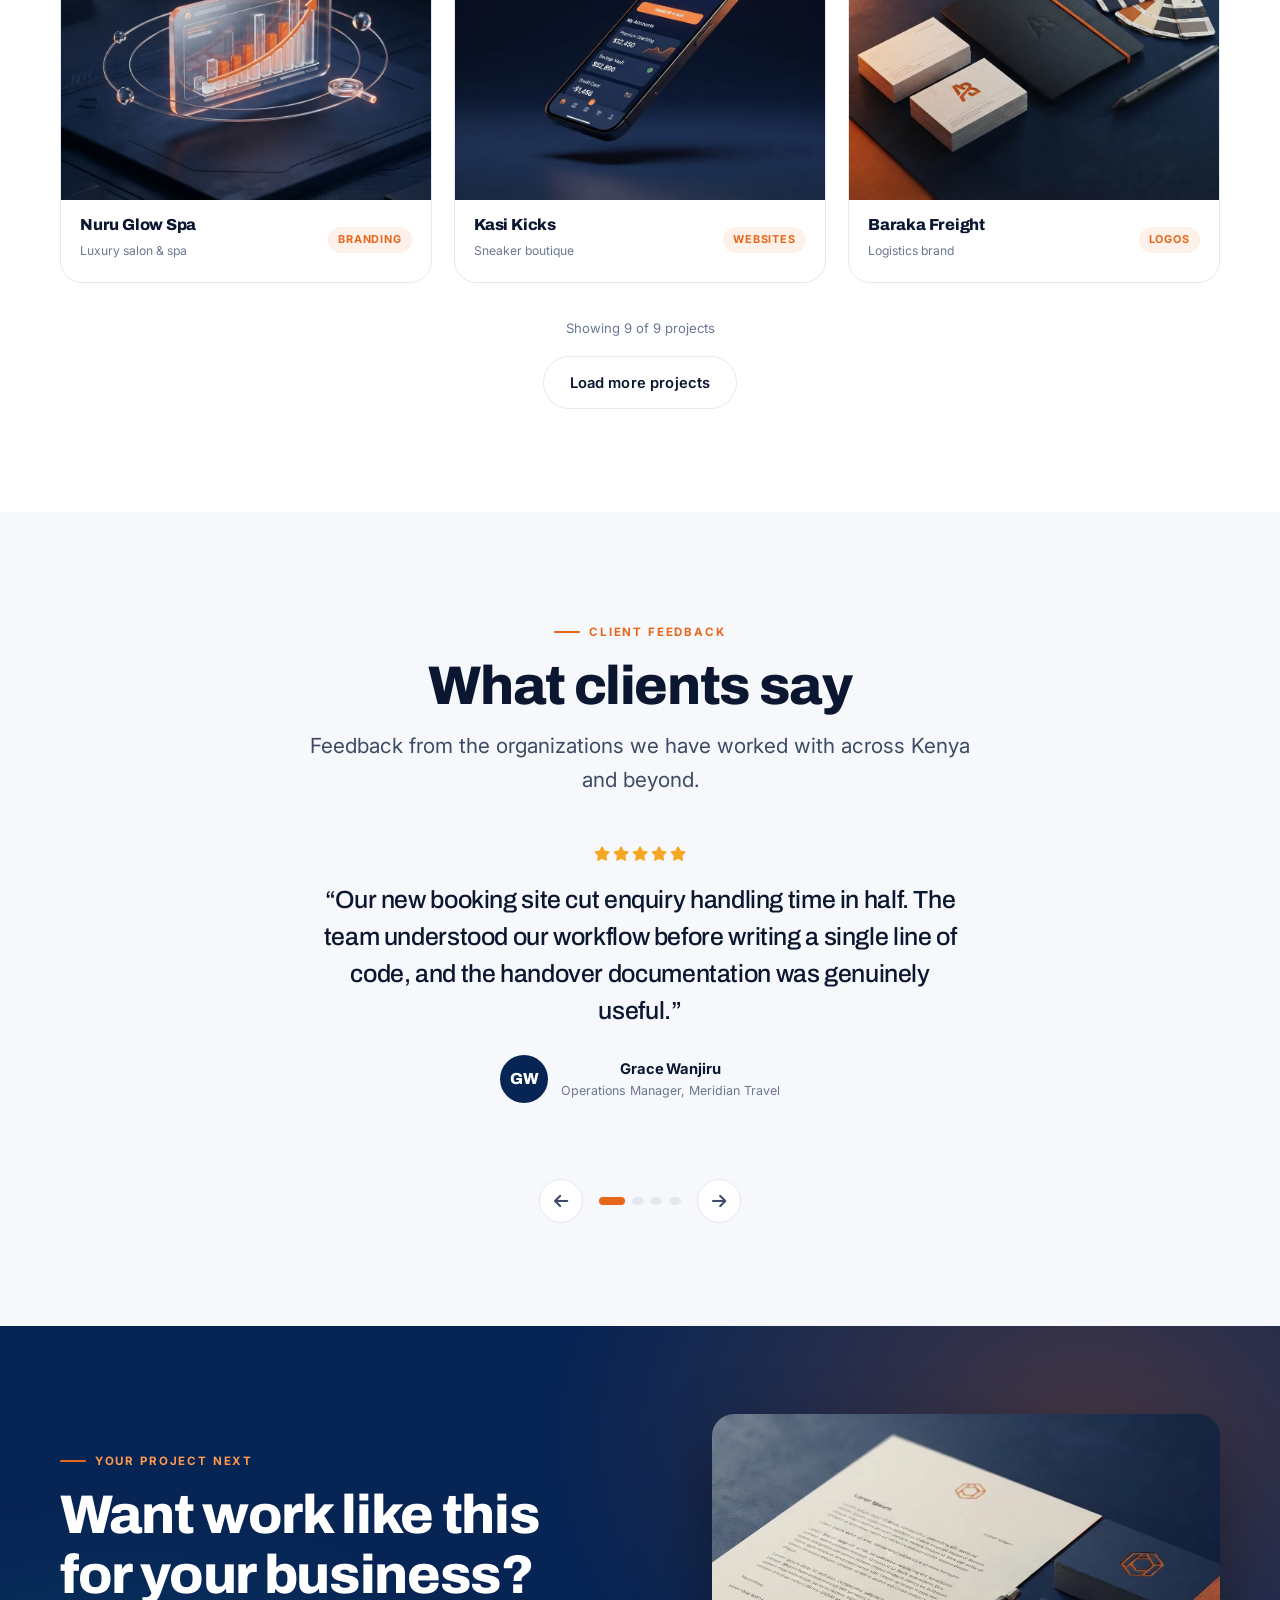
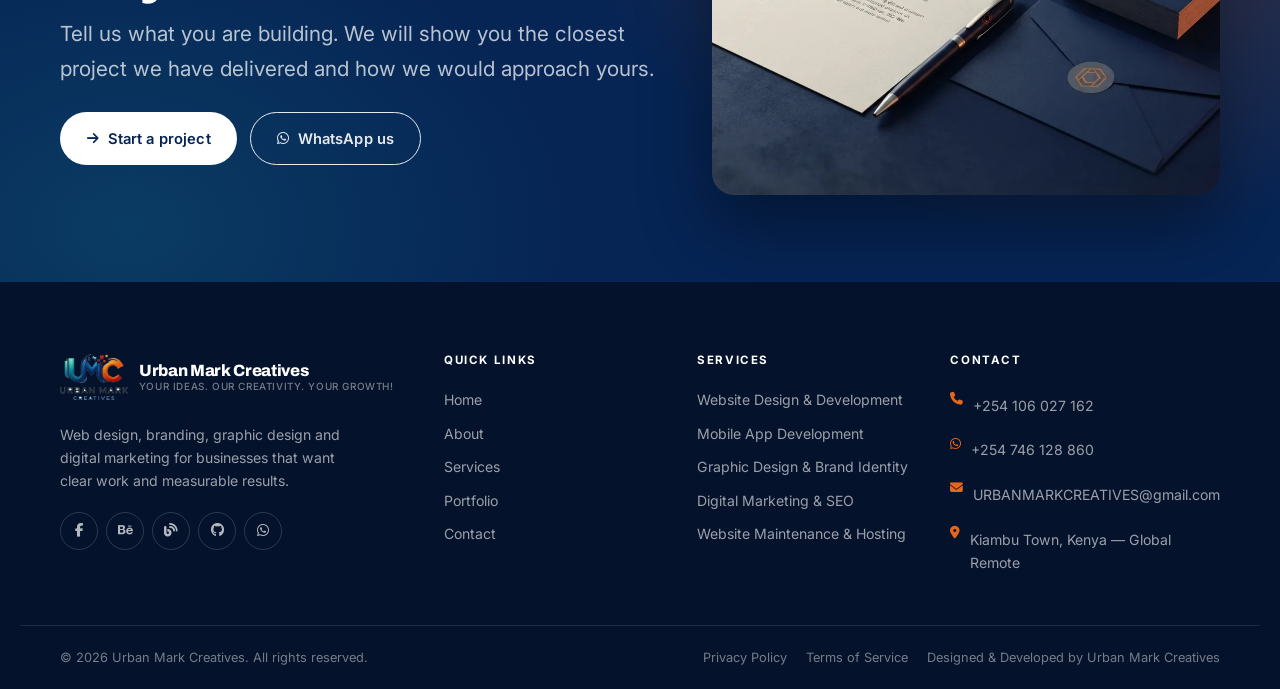
<file: portfolio.html>
<!DOCTYPE html>
<html lang="en" data-theme="light">
<head>
<meta charset="UTF-8">
<meta name="viewport" content="width=device-width, initial-scale=1, viewport-fit=cover">
<title>Portfolio &amp; Case Studies | Urban Mark Creatives</title>
<meta name="description" content="Selected logos, brand systems, print campaigns and websites delivered by Urban Mark Creatives for clients in Kenya and worldwide.">
<meta name="author" content="Urban Mark Creatives">
<meta name="robots" content="index, follow, max-image-preview:large">
<link rel="canonical" href="https://urbanmarkcreatives.com/portfolio.html">

<!-- Open Graph -->
<meta property="og:type" content="website">
<meta property="og:site_name" content="Urban Mark Creatives">
<meta property="og:title" content="Portfolio &amp; Case Studies | Urban Mark Creatives">
<meta property="og:description" content="Selected logos, brand systems, print campaigns and websites delivered by Urban Mark Creatives for clients in Kenya and worldwide.">
<meta property="og:image" content="https://urbanmarkcreatives.com/images/mock-macbook.webp">
<meta property="og:image:width" content="1376">
<meta property="og:image:height" content="768">
<meta property="og:url" content="https://urbanmarkcreatives.com/portfolio.html">
<meta property="og:locale" content="en_KE">

<!-- Twitter Card -->
<meta name="twitter:card" content="summary_large_image">
<meta name="twitter:title" content="Portfolio &amp; Case Studies | Urban Mark Creatives">
<meta name="twitter:description" content="Selected logos, brand systems, print campaigns and websites delivered by Urban Mark Creatives for clients in Kenya and worldwide.">
<meta name="twitter:image" content="https://urbanmarkcreatives.com/images/mock-macbook.webp">
<meta name="twitter:site" content="@urbanmarkcreatives">

<meta name="theme-color" content="#062454">
<link rel="icon" href="images/favicon.png" type="image/png">
<link rel="apple-touch-icon" href="images/favicon.png">

<link rel="preconnect" href="https://fonts.googleapis.com">
<link rel="preconnect" href="https://fonts.gstatic.com" crossorigin>
<link rel="preconnect" href="https://cdnjs.cloudflare.com">
<link href="https://fonts.googleapis.com/css2?family=Archivo:wght@500;600;700;800;900&family=Inter:wght@400;500;600;700&display=swap" rel="stylesheet">
<link rel="stylesheet" href="https://cdnjs.cloudflare.com/ajax/libs/font-awesome/6.5.2/css/all.min.css" integrity="sha512-SnH5WK+bZxgPHs44uWIX+LLJAJ9/2PkPKZ5QiAj6Ta86w+fsb2TkcmfRyVX3pBnMFcV7oQPJkl9QevSCWr3W6A==" crossorigin="anonymous" referrerpolicy="no-referrer">
<link rel="stylesheet" href="style.css">

<!-- Meta Pixel Code -->
<script>
!function(f,b,e,v,n,t,s)
{if(f.fbq)return;n=f.fbq=function(){n.callMethod?
n.callMethod.apply(n,arguments):n.queue.push(arguments)};
if(!f._fbq)f._fbq=n;n.push=n;n.loaded=!0;n.version='2.0';
n.queue=[];t=b.createElement(e);t.async=!0;
t.src=v;s=b.getElementsByTagName(e)[0];
s.parentNode.insertBefore(t,s)}(window, document,'script',
'https://connect.facebook.net/en_US/fbevents.js');
fbq('init', '965331479743168');
fbq('track', 'PageView');
</script>
<noscript><img height="1" width="1" style="display:none"
src="https://www.facebook.com/tr?id=965331479743168&ev=PageView&noscript=1"
alt=""></noscript>
<!-- End Meta Pixel Code -->

</head><body data-page="portfolio">
<a class="skip-link" href="#main">Skip to content</a>
<div class="scroll-progress" id="progress"></div>

<div class="topbar">
  <div class="wrap">
    <div class="topbar-links">
      <a href="tel:+254106027162" data-phone><i class="fa-solid fa-phone"></i><span>+254 106 027 162</span></a>
      <a href="mailto:URBANMARKCREATIVES@gmail.com" data-email><i class="fa-solid fa-envelope"></i><span>URBANMARKCREATIVES@gmail.com</span></a>
      <a href="https://wa.me/254746128860" target="_blank" rel="noopener" data-whatsapp><i class="fa-brands fa-whatsapp"></i><span>+254 746 128 860</span></a>
      <span data-location><i class="fa-solid fa-location-dot"></i> Kiambu Town, Kenya — Global Remote</span>
    </div>
    <button class="theme-btn" id="themeBtn" type="button" aria-label="Switch to dark theme">
      <i class="fa-solid fa-circle-half-stroke"></i> Theme
    </button>
  </div>
</div>

<header class="site-header">
  <div class="wrap nav-inner">
    <a class="brand" href="index.html">
      <img src="images/logo.png" alt="Urban Mark Creatives logo" data-brand-logo width="350" height="238">
      <span class="brand-text">
        <b data-brand-name>Urban Mark Creatives</b>
        <small data-brand-tagline>Your Ideas. Our Creativity. Your Growth!</small>
      </span>
    </a>
    <nav class="nav-links" data-nav aria-label="Main navigation"></nav>
    <div class="nav-actions">
      <a class="header-social-link" href="https://web.facebook.com/profile.php?id=61596840897472" target="_blank" rel="noopener" aria-label="Urban Mark Creatives on Facebook"><i class="fa-brands fa-facebook-f"></i></a>
      <a class="btn" href="contact.html">Get a free quote <i class="fa-solid fa-arrow-right"></i></a>
      <button class="burger" id="burger" type="button" aria-label="Open menu" aria-expanded="false" aria-controls="mobileMenu">
        <span></span><span></span><span></span>
      </button>
    </div>
  </div>
</header>

<div class="menu-backdrop" id="menuBackdrop"></div>
<aside class="mobile-menu" id="mobileMenu" aria-label="Mobile navigation">
  <div class="mobile-menu-head">
    <span class="brand-text"><b data-brand-name>Urban Mark Creatives</b></span>
    <button class="menu-close" id="menuClose" type="button" aria-label="Close menu"><i class="fa-solid fa-xmark"></i></button>
  </div>
  <nav data-mobile-nav></nav>
</aside>

<main id="main">
<section class="page-hero">
  <div class="wrap">
    <nav class="breadcrumb" aria-label="Breadcrumb">
      <a href="index.html">Home</a><i class="fa-solid fa-chevron-right"></i><span>Portfolio</span>
    </nav>
    <span class="eyebrow">Selected work</span>
    <h1>Portfolio and case studies.</h1>
    <p>Logos, brand systems, print campaigns and websites — presented in realistic device mockups. Open any project to read the brief and the result.</p>
  </div>
</section>

<section class="sec">
  <div class="wrap">
    <div class="pf-toolbar">
      <div class="pills" data-pf-pills></div>
      <div class="search-box">
        <i class="fa-solid fa-magnifying-glass"></i>
        <input type="search" id="pfSearch" placeholder="Search projects" aria-label="Search portfolio">
      </div>
    </div>
    <div class="pf-grid" data-portfolio></div>
    <p class="pf-empty" data-pf-empty hidden>No projects match that search. Try a different keyword.</p>
    <p class="center" style="margin-top:2.2rem">
      <span data-pf-count style="display:block;font-size:.82rem;color:var(--fg-mute);margin-bottom:1rem"></span>
      <button class="btn btn-outline" type="button" data-pf-more>Load more projects</button>
    </p>
  </div>
</section>

<section class="sec sec-alt" id="testimonials">
  <div class="wrap">
    <div class="sec-head center reveal">
      <span class="eyebrow">Client feedback</span>
      <h2>What clients say</h2>
      <p>Feedback from the organizations we have worked with across Kenya and beyond.</p>
    </div>
    <div class="testi-wrap reveal">
      <div class="testi-track" data-testimonials></div>
      <div class="testi-controls">
        <button class="testi-btn" type="button" data-testi-prev aria-label="Previous testimonial"><i class="fa-solid fa-arrow-left"></i></button>
        <div class="testi-dots" data-testi-dots></div>
        <button class="testi-btn" type="button" data-testi-next aria-label="Next testimonial"><i class="fa-solid fa-arrow-right"></i></button>
      </div>
    </div>
  </div>
</section>

<section class="cta-band">
  <div class="wrap cta-inner">
    <div class="reveal">
      <span class="eyebrow" style="color:var(--orange-300)">Your project next</span>
      <h2>Want work like this for your business?</h2>
      <p>Tell us what you are building. We will show you the closest project we have delivered and how we would approach yours.</p>
      <div class="btn-row">
        <a class="btn btn-white" href="contact.html"><i class="fa-solid fa-arrow-right"></i> Start a project</a>
        <a class="btn btn-ghost" href="https://wa.me/254746128860" target="_blank" rel="noopener"><i class="fa-brands fa-whatsapp"></i> WhatsApp us</a>
      </div>
    </div>
    <div class="cta-media reveal reveal-d1">
      <img src="images/mock-stationery.webp" alt="Brand stationery mockup" width="1200" height="654" loading="lazy">
    </div>
  </div>
</section>
</main>

<footer class="site-footer">
  <div class="wrap footer-grid">
    <div class="footer-brand">
      <a class="brand" href="index.html">
        <img src="images/logo.png" alt="Urban Mark Creatives logo" data-brand-logo width="350" height="238" loading="lazy">
        <span class="brand-text">
          <b data-brand-name>Urban Mark Creatives</b>
          <small data-brand-tagline>Your Ideas. Our Creativity. Your Growth!</small>
        </span>
      </a>
      <p data-footer-about></p>
      <div class="socials" data-socials></div>
    </div>
    <div class="footer-col">
      <h4>Quick links</h4>
      <div data-footer-links></div>
    </div>
    <div class="footer-col">
      <h4>Services</h4>
      <div data-footer-services></div>
    </div>
    <div class="footer-col">
      <h4>Contact</h4>
      <a class="contact-line" href="tel:+254106027162"><i class="fa-solid fa-phone"></i><span data-phone>+254 106 027 162</span></a>
      <a class="contact-line" href="https://wa.me/254746128860" target="_blank" rel="noopener"><i class="fa-brands fa-whatsapp"></i><span data-whatsapp>+254 746 128 860</span></a>
      <a class="contact-line" href="mailto:URBANMARKCREATIVES@gmail.com"><i class="fa-solid fa-envelope"></i><span data-email>URBANMARKCREATIVES@gmail.com</span></a>
      <span class="contact-line"><i class="fa-solid fa-location-dot"></i><span data-location>Kiambu Town, Kenya — Global Remote</span></span>
    </div>
  </div>
  <div class="wrap footer-bottom">
    <span data-copyright>© 2026 Urban Mark Creatives. All rights reserved.</span>
    <div class="footer-legal">
      <div data-footer-legal style="display:flex;gap:1.2rem;flex-wrap:wrap"></div>
      <span data-credit>Designed &amp; Developed by Urban Mark Creatives</span>
    </div>
  </div>
</footer>

<a class="float-wa" href="https://wa.me/254746128860" target="_blank" rel="noopener" data-wa-float aria-label="Chat with us on WhatsApp">
  <i class="fa-brands fa-whatsapp"></i><span>Chat with us</span>
</a>
<button class="to-top" id="toTop" type="button" aria-label="Back to top"><i class="fa-solid fa-arrow-up"></i></button>

<div class="cookie-bar" id="cookieBar" hidden>
  <p>We use essential local storage to remember your theme and cookie choice, plus analytics pixels to understand what is working. No data is sold.</p>
  <button class="btn btn-sm" id="cookieOk" type="button">Accept</button>
</div>

<div class="toast" id="toast" role="status" aria-live="polite"></div>

<script src="art.js" defer></script>
<script src="app.js" defer></script>
</body>
</html>
</file>
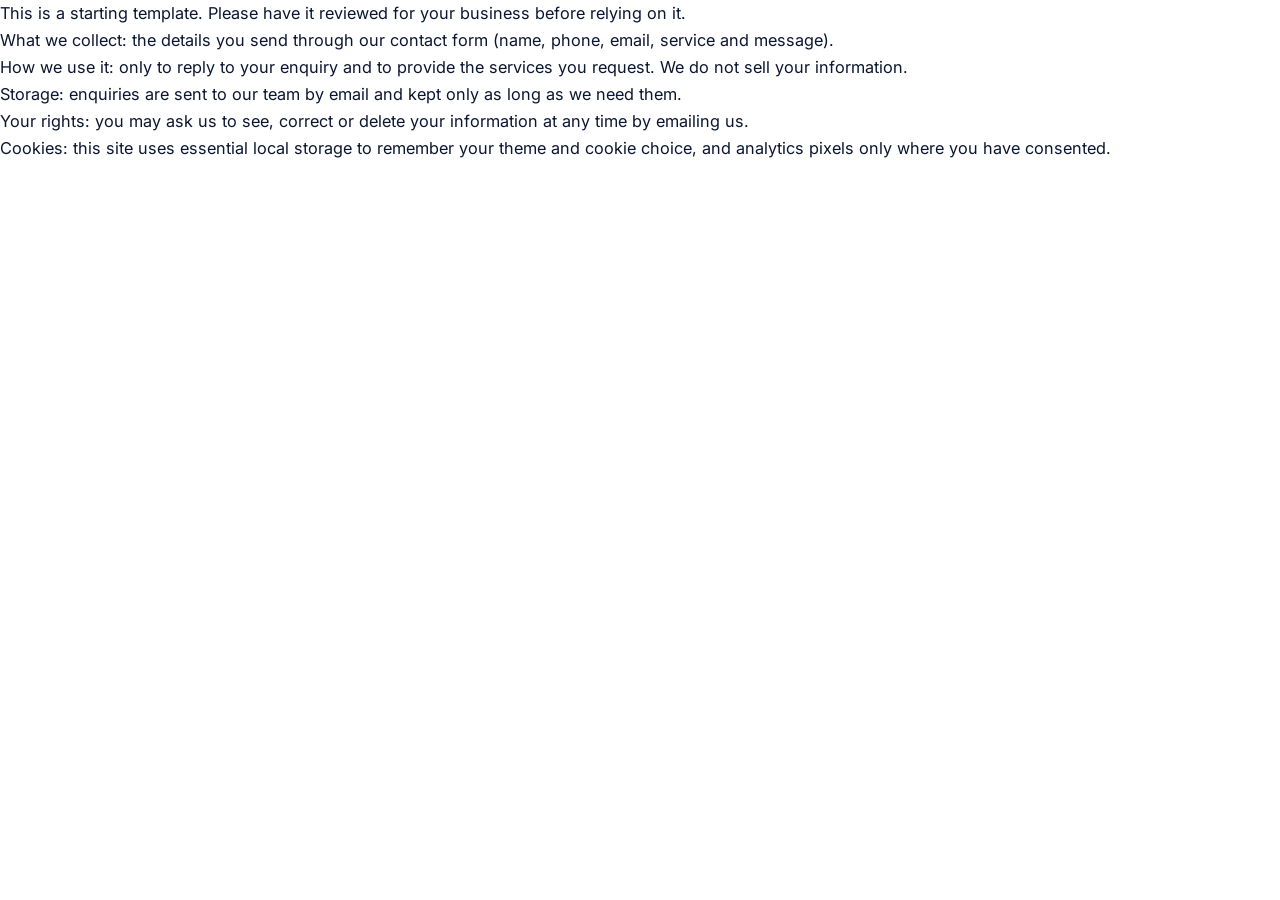
<file: privacy-policy.html>
<!DOCTYPE html>
<html lang="en" data-theme="light">
<head>
<meta charset="UTF-8">
<meta name="viewport" content="width=device-width, initial-scale=1, viewport-fit=cover">
<title>Privacy Policy | Urban Mark Creatives</title>
<meta name="description" content="How Urban Mark Creatives collects, uses and protects the information you send through this website.">
<meta name="author" content="Urban Mark Creatives">
<meta name="robots" content="index, follow, max-image-preview:large">
<link rel="canonical" href="https://urbanmarkcreatives.com/privacy-policy.html">

<!-- Open Graph -->
<meta property="og:type" content="website">
<meta property="og:site_name" content="Urban Mark Creatives">
<meta property="og:title" content="Privacy Policy | Urban Mark Creatives">
<meta property="og:description" content="How Urban Mark Creatives collects, uses and protects the information you send through this website.">
<meta property="og:image" content="https://urbanmarkcreatives.com/images/hero.webp">
<meta property="og:image:width" content="1376">
<meta property="og:image:height" content="768">
<meta property="og:url" content="https://urbanmarkcreatives.com/privacy-policy.html">
<meta property="og:locale" content="en_KE">

<!-- Twitter Card -->
<meta name="twitter:card" content="summary_large_image">
<meta name="twitter:title" content="Privacy Policy | Urban Mark Creatives">
<meta name="twitter:description" content="How Urban Mark Creatives collects, uses and protects the information you send through this website.">
<meta name="twitter:image" content="https://urbanmarkcreatives.com/images/hero.webp">
<meta name="twitter:site" content="@urbanmarkcreatives">

<meta name="theme-color" content="#062454">
<link rel="icon" href="images/favicon.png" type="image/png">
<link rel="apple-touch-icon" href="images/favicon.png">

<link rel="preconnect" href="https://fonts.googleapis.com">
<link rel="preconnect" href="https://fonts.gstatic.com" crossorigin>
<link rel="preconnect" href="https://cdnjs.cloudflare.com">
<link href="https://fonts.googleapis.com/css2?family=Archivo:wght@500;600;700;800;900&family=Inter:wght@400;500;600;700&display=swap" rel="stylesheet">
<link rel="stylesheet" href="https://cdnjs.cloudflare.com/ajax/libs/font-awesome/6.5.2/css/all.min.css" integrity="sha512-SnH5WK+bZxgPHs44uWIX+LLJAJ9/2PkPKZ5QiAj6Ta86w+fsb2TkcmfRyVX3pBnMFcV7oQPJkl9QevSCWr3W6A==" crossorigin="anonymous" referrerpolicy="no-referrer">
<link rel="stylesheet" href="style.css">

<!-- Meta Pixel Code -->
<script>
!function(f,b,e,v,n,t,s)
{if(f.fbq)return;n=f.fbq=function(){n.callMethod?
n.callMethod.apply(n,arguments):n.queue.push(arguments)};
if(!f._fbq)f._fbq=n;n.push=n;n.loaded=!0;n.version='2.0';
n.queue=[];t=b.createElement(e);t.async=!0;
t.src=v;s=b.getElementsByTagName(e)[0];
s.parentNode.insertBefore(t,s)}(window, document,'script',
'https://connect.facebook.net/en_US/fbevents.js');
fbq('init', '965331479743168');
fbq('track', 'PageView');
</script>
<noscript><img height="1" width="1" style="display:none"
src="https://www.facebook.com/tr?id=965331479743168&ev=PageView&noscript=1"
alt=""></noscript>
<!-- End Meta Pixel Code -->

</head><body data-page="legal" data-legal="privacy-policy">
<a class="skip-link" href="#main">Skip to content</a>
<div class="scroll-progress" id="progress"></div>

<div class="topbar">
  <div class="wrap">
    <div class="topbar-links">
      <a href="tel:+254106027162" data-phone><i class="fa-solid fa-phone"></i><span>+254 106 027 162</span></a>
      <a href="mailto:URBANMARKCREATIVES@gmail.com" data-email><i class="fa-solid fa-envelope"></i><span>URBANMARKCREATIVES@gmail.com</span></a>
      <a href="https://wa.me/254746128860" target="_blank" rel="noopener" data-whatsapp><i class="fa-brands fa-whatsapp"></i><span>+254 746 128 860</span></a>
      <span data-location><i class="fa-solid fa-location-dot"></i> Kiambu Town, Kenya — Global Remote</span>
    </div>
    <button class="theme-btn" id="themeBtn" type="button" aria-label="Switch to dark theme">
      <i class="fa-solid fa-circle-half-stroke"></i> Theme
    </button>
  </div>
</div>

<header class="site-header">
  <div class="wrap nav-inner">
    <a class="brand" href="index.html">
      <img src="images/logo.png" alt="Urban Mark Creatives logo" data-brand-logo width="350" height="238">
      <span class="brand-text">
        <b data-brand-name>Urban Mark Creatives</b>
        <small data-brand-tagline>Your Ideas. Our Creativity. Your Growth!</small>
      </span>
    </a>
    <nav class="nav-links" data-nav aria-label="Main navigation"></nav>
    <div class="nav-actions">
      <a class="btn" href="contact.html">Get a free quote <i class="fa-solid fa-arrow-right"></i></a>
      <button class="burger" id="burger" type="button" aria-label="Open menu" aria-expanded="false" aria-controls="mobileMenu">
        <span></span><span></span><span></span>
      </button>
    </div>
  </div>
</header>

<div class="menu-backdrop" id="menuBackdrop"></div>
<aside class="mobile-menu" id="mobileMenu" aria-label="Mobile navigation">
  <div class="mobile-menu-head">
    <span class="brand-text"><b data-brand-name>Urban Mark Creatives</b></span>
    <button class="menu-close" id="menuClose" type="button" aria-label="Close menu"><i class="fa-solid fa-xmark"></i></button>
  </div>
  <nav data-mobile-nav></nav>
</aside>

<main id="main">
<section class="page-hero">
  <div class="wrap">
    <nav class="breadcrumb" aria-label="Breadcrumb">
      <a href="index.html">Home</a><i class="fa-solid fa-chevron-right"></i><span>Privacy Policy</span>
    </nav>
    <span class="eyebrow">Legal</span>
    <h1>Privacy Policy.</h1>
    <p>How Urban Mark Creatives collects, uses and protects the information you send through this website.</p>
  </div>
</section>

<section class="sec">
  <div class="wrap wrap-narrow">
    <div class="contact-card" data-legal="privacy-policy">
      <h2 data-legal-title style="font-size:var(--step-2);margin-bottom:1.2rem">Privacy Policy</h2>
      <div data-legal style="color:var(--fg-soft);line-height:1.75"></div>
      <p style="margin-top:1.6rem;font-size:.82rem;color:var(--fg-mute)">
        Last updated 23 November 2026. Questions? Email
        <a href="mailto:URBANMARKCREATIVES@gmail.com" style="color:var(--orange);font-weight:600">URBANMARKCREATIVES@gmail.com</a>
        or call <a href="tel:+254106027162" style="color:var(--orange);font-weight:600">+254 106 027 162</a>.
      </p>
    </div>
  </div>
</section>
</main>

<footer class="site-footer">
  <div class="wrap footer-grid">
    <div class="footer-brand">
      <a class="brand" href="index.html">
        <img src="images/logo.png" alt="Urban Mark Creatives logo" data-brand-logo width="350" height="238" loading="lazy">
        <span class="brand-text">
          <b data-brand-name>Urban Mark Creatives</b>
          <small data-brand-tagline>Your Ideas. Our Creativity. Your Growth!</small>
        </span>
      </a>
      <p data-footer-about></p>
      <div class="socials" data-socials></div>
    </div>
    <div class="footer-col">
      <h4>Quick links</h4>
      <div data-footer-links></div>
    </div>
    <div class="footer-col">
      <h4>Services</h4>
      <div data-footer-services></div>
    </div>
    <div class="footer-col">
      <h4>Contact</h4>
      <a class="contact-line" href="tel:+254106027162"><i class="fa-solid fa-phone"></i><span data-phone>+254 106 027 162</span></a>
      <a class="contact-line" href="https://wa.me/254746128860" target="_blank" rel="noopener"><i class="fa-brands fa-whatsapp"></i><span data-whatsapp>+254 746 128 860</span></a>
      <a class="contact-line" href="mailto:URBANMARKCREATIVES@gmail.com"><i class="fa-solid fa-envelope"></i><span data-email>URBANMARKCREATIVES@gmail.com</span></a>
      <span class="contact-line"><i class="fa-solid fa-location-dot"></i><span data-location>Kiambu Town, Kenya — Global Remote</span></span>
    </div>
  </div>
  <div class="wrap footer-bottom">
    <span data-copyright>© 2026 Urban Mark Creatives. All rights reserved.</span>
    <div class="footer-legal">
      <div data-footer-legal style="display:flex;gap:1.2rem;flex-wrap:wrap"></div>
      <span data-credit>Designed &amp; Developed by Urban Mark Creatives</span>
    </div>
  </div>
</footer>

<a class="float-wa" href="https://wa.me/254746128860" target="_blank" rel="noopener" data-wa-float aria-label="Chat with us on WhatsApp">
  <i class="fa-brands fa-whatsapp"></i><span>Chat with us</span>
</a>
<button class="to-top" id="toTop" type="button" aria-label="Back to top"><i class="fa-solid fa-arrow-up"></i></button>

<div class="cookie-bar" id="cookieBar" hidden>
  <p>We use essential local storage to remember your theme and cookie choice, plus analytics pixels to understand what is working. No data is sold.</p>
  <button class="btn btn-sm" id="cookieOk" type="button">Accept</button>
</div>

<div class="toast" id="toast" role="status" aria-live="polite"></div>

<script src="art.js" defer></script>
<script src="app.js" defer></script>
</body>
</html>
</file>
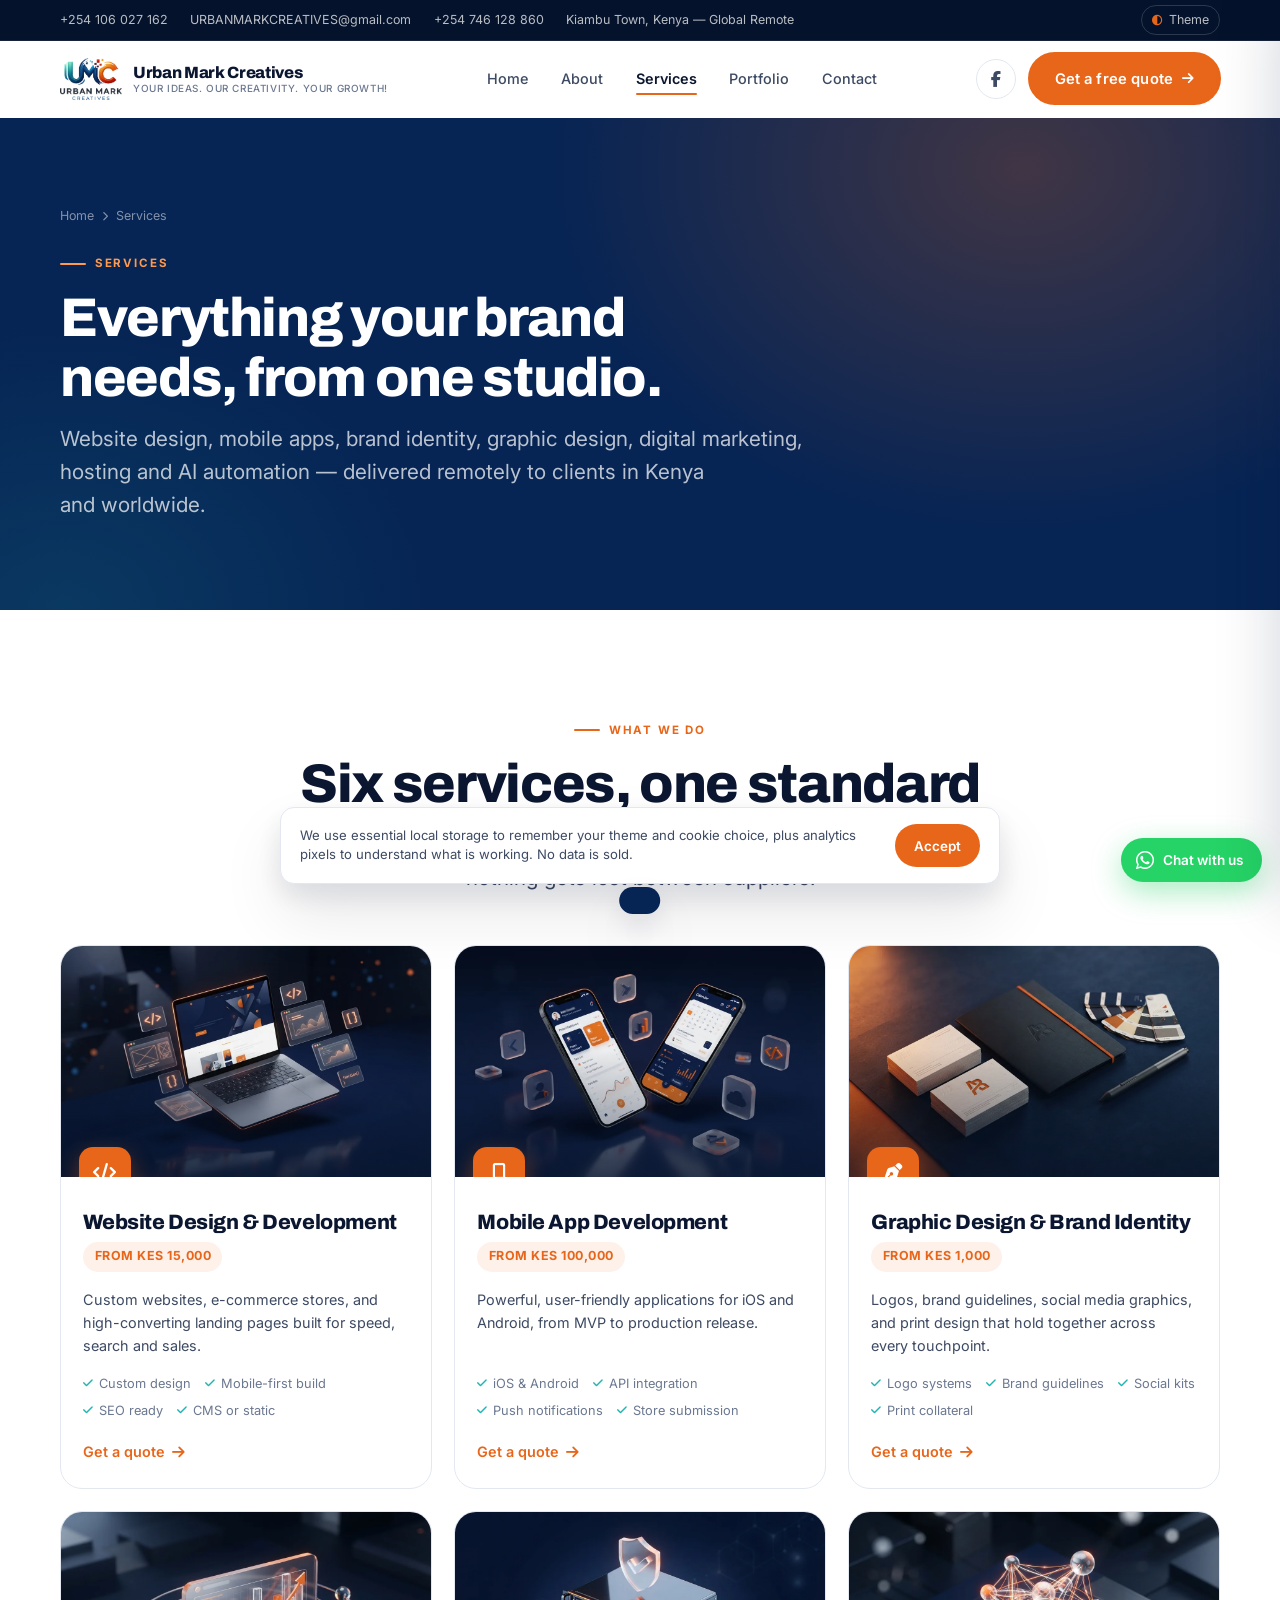
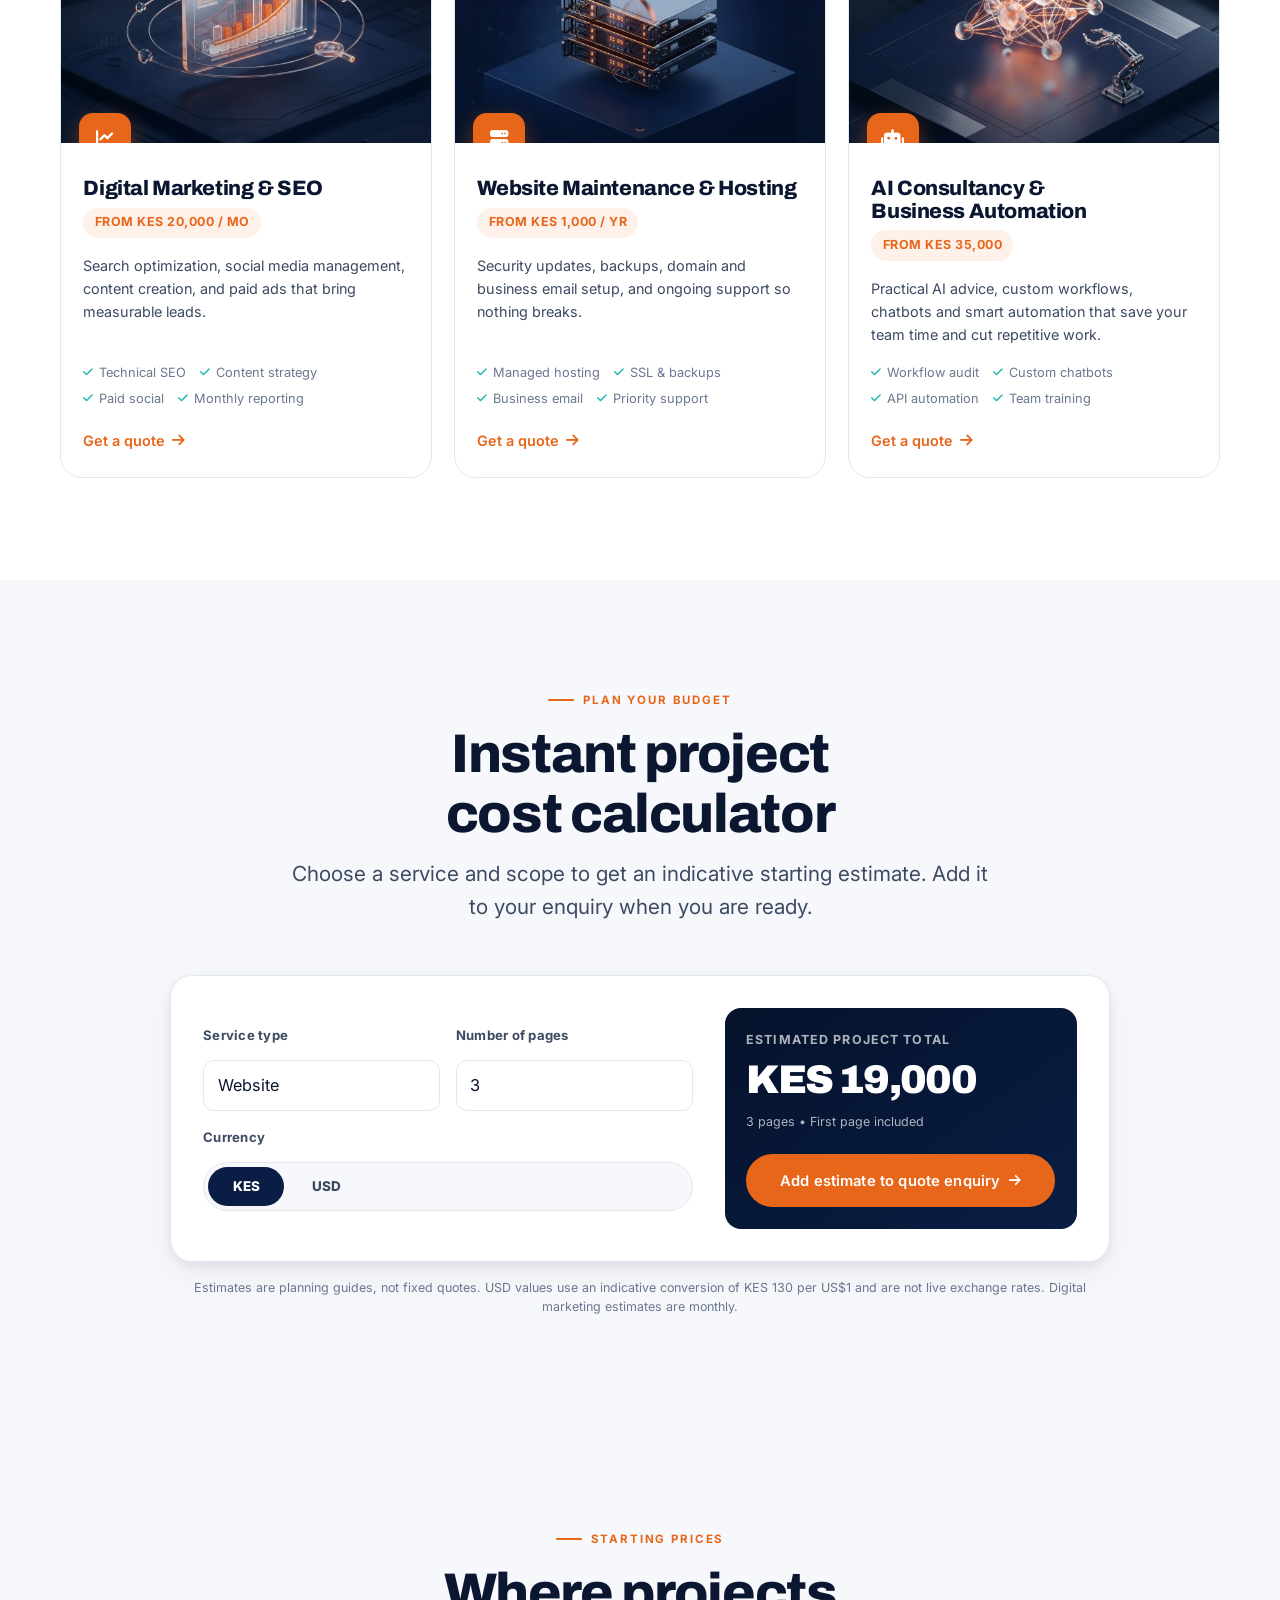
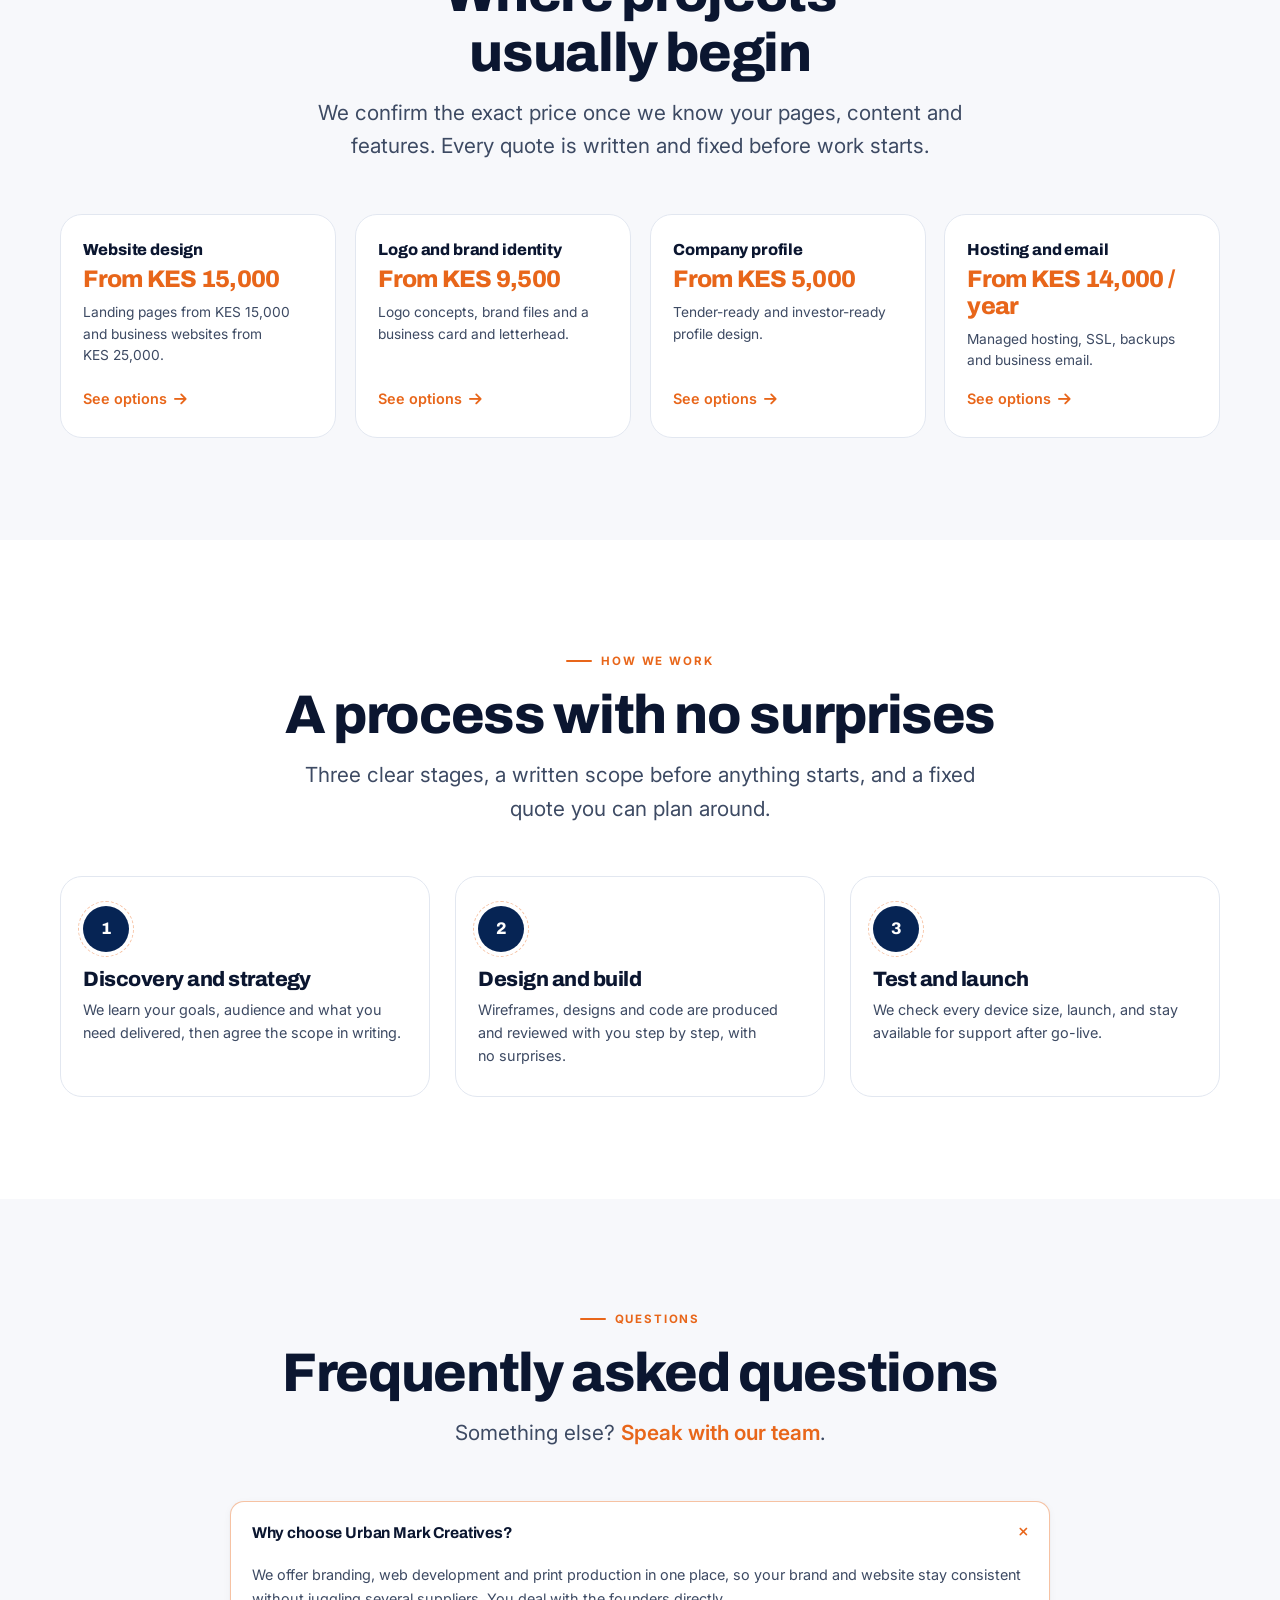
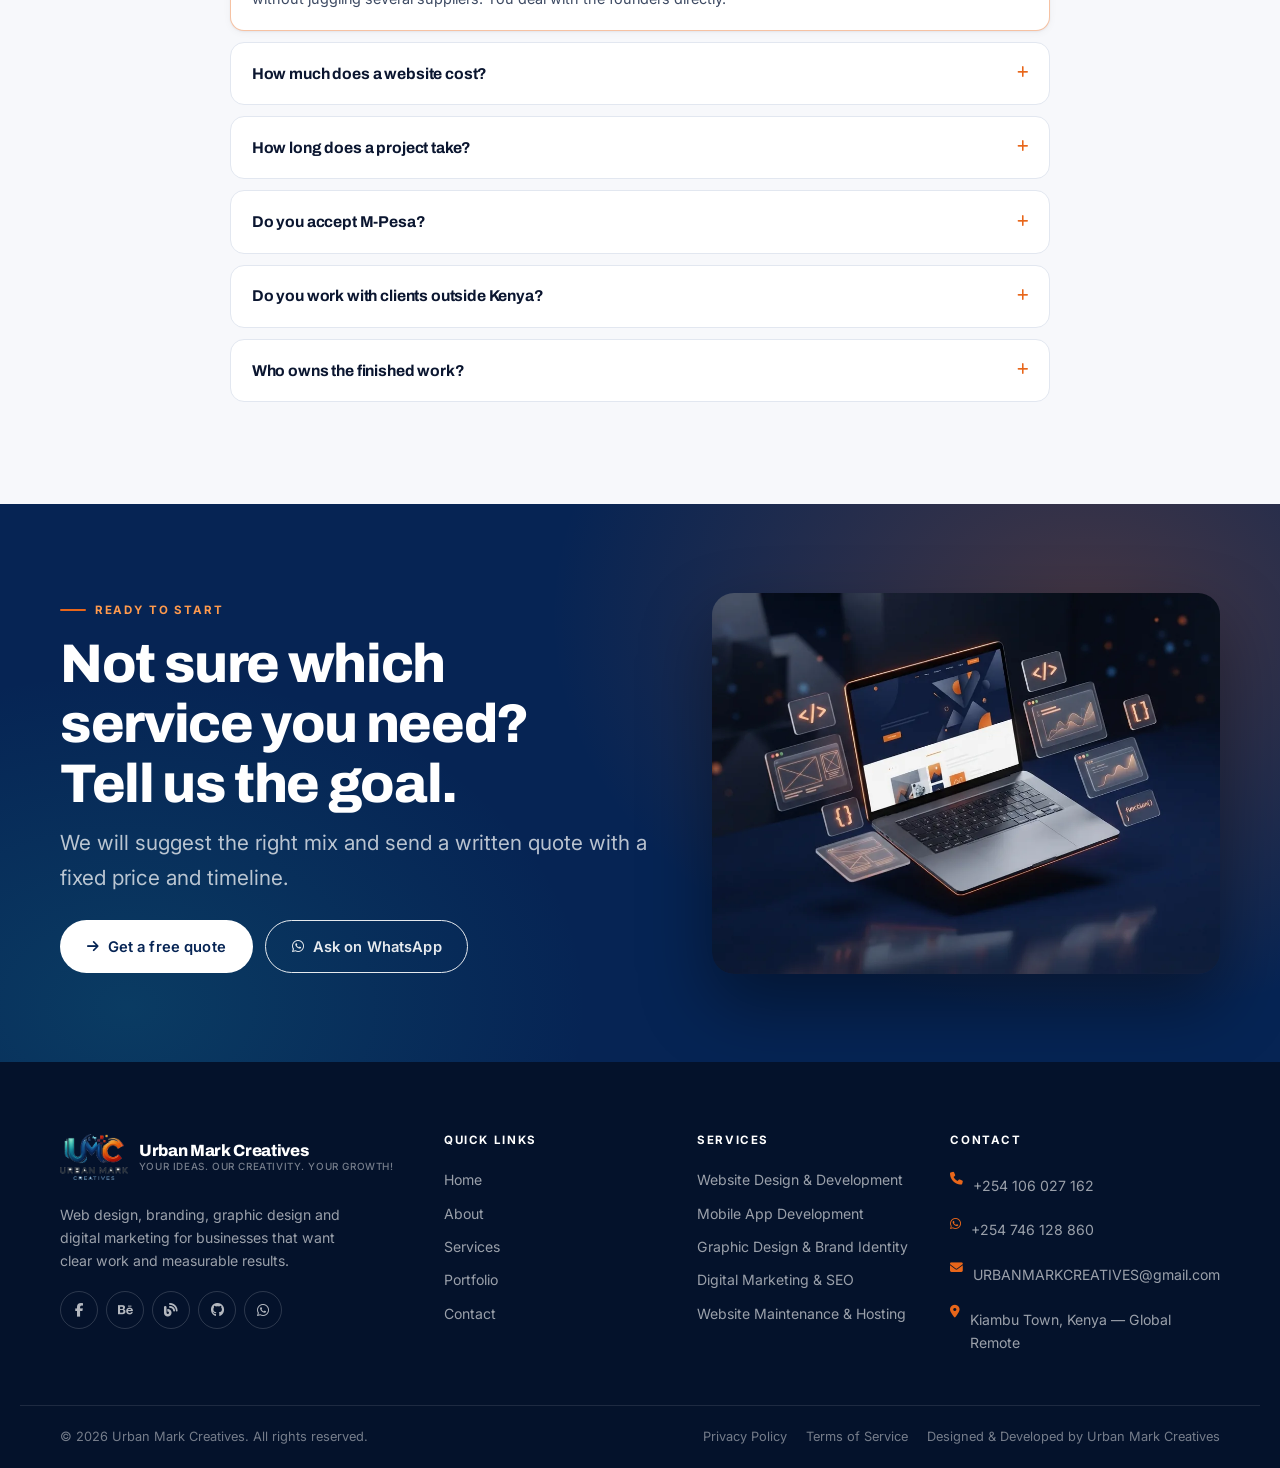
<file: services.html>
<!DOCTYPE html>
<html lang="en" data-theme="light">
<head>
<meta charset="UTF-8">
<meta name="viewport" content="width=device-width, initial-scale=1, viewport-fit=cover">
<title>Services | Web Design, Branding, Apps &amp; SEO | Urban Mark Creatives</title>
<meta name="description" content="Website design, mobile apps, brand identity, graphic design, digital marketing, hosting and AI automation for businesses in Kenya and beyond.">
<meta name="author" content="Urban Mark Creatives">
<meta name="robots" content="index, follow, max-image-preview:large">
<link rel="canonical" href="https://urbanmarkcreatives.com/services.html">

<!-- Open Graph -->
<meta property="og:type" content="website">
<meta property="og:site_name" content="Urban Mark Creatives">
<meta property="og:title" content="Services | Web Design, Branding, Apps &amp; SEO | Urban Mark Creatives">
<meta property="og:description" content="Website design, mobile apps, brand identity, graphic design, digital marketing, hosting and AI automation for businesses in Kenya and beyond.">
<meta property="og:image" content="https://urbanmarkcreatives.com/images/svc-web.webp">
<meta property="og:image:width" content="1376">
<meta property="og:image:height" content="768">
<meta property="og:url" content="https://urbanmarkcreatives.com/services.html">
<meta property="og:locale" content="en_KE">

<!-- Twitter Card -->
<meta name="twitter:card" content="summary_large_image">
<meta name="twitter:title" content="Services | Web Design, Branding, Apps &amp; SEO | Urban Mark Creatives">
<meta name="twitter:description" content="Website design, mobile apps, brand identity, graphic design, digital marketing, hosting and AI automation for businesses in Kenya and beyond.">
<meta name="twitter:image" content="https://urbanmarkcreatives.com/images/svc-web.webp">
<meta name="twitter:site" content="@urbanmarkcreatives">

<meta name="theme-color" content="#062454">
<link rel="icon" href="images/favicon.png" type="image/png">
<link rel="apple-touch-icon" href="images/favicon.png">

<link rel="preconnect" href="https://fonts.googleapis.com">
<link rel="preconnect" href="https://fonts.gstatic.com" crossorigin>
<link rel="preconnect" href="https://cdnjs.cloudflare.com">
<link href="https://fonts.googleapis.com/css2?family=Archivo:wght@500;600;700;800;900&family=Inter:wght@400;500;600;700&display=swap" rel="stylesheet">
<link rel="stylesheet" href="https://cdnjs.cloudflare.com/ajax/libs/font-awesome/6.5.2/css/all.min.css" integrity="sha512-SnH5WK+bZxgPHs44uWIX+LLJAJ9/2PkPKZ5QiAj6Ta86w+fsb2TkcmfRyVX3pBnMFcV7oQPJkl9QevSCWr3W6A==" crossorigin="anonymous" referrerpolicy="no-referrer">
<link rel="stylesheet" href="style.css">

<!-- Meta Pixel Code -->
<script>
!function(f,b,e,v,n,t,s)
{if(f.fbq)return;n=f.fbq=function(){n.callMethod?
n.callMethod.apply(n,arguments):n.queue.push(arguments)};
if(!f._fbq)f._fbq=n;n.push=n;n.loaded=!0;n.version='2.0';
n.queue=[];t=b.createElement(e);t.async=!0;
t.src=v;s=b.getElementsByTagName(e)[0];
s.parentNode.insertBefore(t,s)}(window, document,'script',
'https://connect.facebook.net/en_US/fbevents.js');
fbq('init', '965331479743168');
fbq('track', 'PageView');
</script>
<noscript><img height="1" width="1" style="display:none"
src="https://www.facebook.com/tr?id=965331479743168&ev=PageView&noscript=1"
alt=""></noscript>
<!-- End Meta Pixel Code -->

</head><body data-page="services">
<a class="skip-link" href="#main">Skip to content</a>
<div class="scroll-progress" id="progress"></div>

<div class="topbar">
  <div class="wrap">
    <div class="topbar-links">
      <a href="tel:+254106027162" data-phone><i class="fa-solid fa-phone"></i><span>+254 106 027 162</span></a>
      <a href="mailto:URBANMARKCREATIVES@gmail.com" data-email><i class="fa-solid fa-envelope"></i><span>URBANMARKCREATIVES@gmail.com</span></a>
      <a href="https://wa.me/254746128860" target="_blank" rel="noopener" data-whatsapp><i class="fa-brands fa-whatsapp"></i><span>+254 746 128 860</span></a>
      <span data-location><i class="fa-solid fa-location-dot"></i> Kiambu Town, Kenya — Global Remote</span>
    </div>
    <button class="theme-btn" id="themeBtn" type="button" aria-label="Switch to dark theme">
      <i class="fa-solid fa-circle-half-stroke"></i> Theme
    </button>
  </div>
</div>

<header class="site-header">
  <div class="wrap nav-inner">
    <a class="brand" href="index.html">
      <img src="images/logo.png" alt="Urban Mark Creatives logo" data-brand-logo width="350" height="238">
      <span class="brand-text">
        <b data-brand-name>Urban Mark Creatives</b>
        <small data-brand-tagline>Your Ideas. Our Creativity. Your Growth!</small>
      </span>
    </a>
    <nav class="nav-links" data-nav aria-label="Main navigation"></nav>
    <div class="nav-actions">
      <a class="header-social-link" href="https://web.facebook.com/profile.php?id=61596840897472" target="_blank" rel="noopener" aria-label="Urban Mark Creatives on Facebook"><i class="fa-brands fa-facebook-f"></i></a>
      <a class="btn" href="contact.html">Get a free quote <i class="fa-solid fa-arrow-right"></i></a>
      <button class="burger" id="burger" type="button" aria-label="Open menu" aria-expanded="false" aria-controls="mobileMenu">
        <span></span><span></span><span></span>
      </button>
    </div>
  </div>
</header>

<div class="menu-backdrop" id="menuBackdrop"></div>
<aside class="mobile-menu" id="mobileMenu" aria-label="Mobile navigation">
  <div class="mobile-menu-head">
    <span class="brand-text"><b data-brand-name>Urban Mark Creatives</b></span>
    <button class="menu-close" id="menuClose" type="button" aria-label="Close menu"><i class="fa-solid fa-xmark"></i></button>
  </div>
  <nav data-mobile-nav></nav>
</aside>

<main id="main">
<section class="page-hero">
  <div class="wrap">
    <nav class="breadcrumb" aria-label="Breadcrumb">
      <a href="index.html">Home</a><i class="fa-solid fa-chevron-right"></i><span>Services</span>
    </nav>
    <span class="eyebrow">Services</span>
    <h1>Everything your brand needs, from one studio.</h1>
    <p>Website design, mobile apps, brand identity, graphic design, digital marketing, hosting and AI automation — delivered remotely to clients in Kenya and worldwide.</p>
  </div>
</section>

<section class="sec">
  <div class="wrap">
    <div class="sec-head center reveal">
      <span class="eyebrow">What we do</span>
      <h2>Six services, one standard</h2>
      <p>Each service is delivered by the same team that designs your brand, so nothing gets lost between suppliers.</p>
    </div>
    <div class="svc-grid" data-services></div>
  </div>
</section>


<!-- ============================ INSTANT PROJECT COST CALCULATOR ============================ -->
<section class="sec sec-alt" id="instant-calculator">
  <div class="wrap">
    <div class="sec-head center reveal">
      <span class="eyebrow">Plan your budget</span>
      <h2>Instant project cost calculator</h2>
      <p>Choose a service and scope to get an indicative starting estimate. Add it to your enquiry when you are ready.</p>
    </div>
    <div class="project-calculator reveal" data-project-calculator>
      <div class="calculator-fields">
        <label class="field">
          <span>Service type</span>
          <select data-calculator-service>
            <option value="website">Website</option>
            <option value="app">Mobile App</option>
            <option value="branding">Branding</option>
            <option value="marketing">Digital Marketing</option>
            <option value="automation">AI Automation</option>
          </select>
        </label>
        <label class="field">
          <span data-calculator-units-label>Number of pages</span>
          <input type="number" data-calculator-units min="1" max="50" step="1" value="3" inputmode="numeric">
        </label>
        <div class="field calculator-currency-field">
          <span>Currency</span>
          <div class="calculator-currency" role="group" aria-label="Choose estimate currency">
            <button type="button" data-calc-currency="KES" aria-pressed="true" class="active">KES</button>
            <button type="button" data-calc-currency="USD" aria-pressed="false">USD</button>
          </div>
        </div>
      </div>
      <div class="calculator-result">
        <div>
          <span class="estimate-kicker" data-calculator-period>Estimated project total</span>
          <output class="estimate-amount" data-calculator-estimate aria-live="polite">KES 25,000</output>
          <p class="estimate-breakdown" data-calculator-breakdown>3 pages • first page included</p>
        </div>
        <button class="btn btn-full" type="button" data-calculator-submit>
          Add estimate to quote enquiry <i class="fa-solid fa-arrow-right"></i>
        </button>
      </div>
    </div>
    <p class="calculator-disclaimer">Estimates are planning guides, not fixed quotes. USD values use an indicative conversion of KES 130 per US$1 and are not live exchange rates. Digital marketing estimates are monthly.</p>
  </div>
</section>

<section class="sec sec-alt" id="pricing">
  <div class="wrap">
    <div class="sec-head center reveal">
      <span class="eyebrow">Starting prices</span>
      <h2>Where projects usually begin</h2>
      <p>We confirm the exact price once we know your pages, content and features. Every quote is written and fixed before work starts.</p>
    </div>
    <div class="price-grid" data-pricing></div>
  </div>
</section>

<section class="sec">
  <div class="wrap">
    <div class="sec-head center reveal">
      <span class="eyebrow">How we work</span>
      <h2>A process with no surprises</h2>
      <p>Three clear stages, a written scope before anything starts, and a fixed quote you can plan around.</p>
    </div>
    <div class="process-grid" data-process></div>
  </div>
</section>

<section class="sec sec-alt" id="faq">
  <div class="wrap">
    <div class="sec-head center reveal">
      <span class="eyebrow">Questions</span>
      <h2>Frequently asked questions</h2>
      <p>Something else? <a href="contact.html" style="color:var(--orange);font-weight:600">Speak with our team</a>.</p>
    </div>
    <div class="faq-list" data-faq></div>
  </div>
</section>

<section class="cta-band">
  <div class="wrap cta-inner">
    <div class="reveal">
      <span class="eyebrow" style="color:var(--orange-300)">Ready to start</span>
      <h2>Not sure which service you need? Tell us the goal.</h2>
      <p>We will suggest the right mix and send a written quote with a fixed price and timeline.</p>
      <div class="btn-row">
        <a class="btn btn-white" href="contact.html"><i class="fa-solid fa-arrow-right"></i> Get a free quote</a>
        <a class="btn btn-ghost" href="https://wa.me/254746128860" target="_blank" rel="noopener"><i class="fa-brands fa-whatsapp"></i> Ask on WhatsApp</a>
      </div>
    </div>
    <div class="cta-media reveal reveal-d1">
      <img src="images/svc-web.webp" alt="Website design project" width="1200" height="746" loading="lazy">
    </div>
  </div>
</section>
</main>

<footer class="site-footer">
  <div class="wrap footer-grid">
    <div class="footer-brand">
      <a class="brand" href="index.html">
        <img src="images/logo.png" alt="Urban Mark Creatives logo" data-brand-logo width="350" height="238" loading="lazy">
        <span class="brand-text">
          <b data-brand-name>Urban Mark Creatives</b>
          <small data-brand-tagline>Your Ideas. Our Creativity. Your Growth!</small>
        </span>
      </a>
      <p data-footer-about></p>
      <div class="socials" data-socials></div>
    </div>
    <div class="footer-col">
      <h4>Quick links</h4>
      <div data-footer-links></div>
    </div>
    <div class="footer-col">
      <h4>Services</h4>
      <div data-footer-services></div>
    </div>
    <div class="footer-col">
      <h4>Contact</h4>
      <a class="contact-line" href="tel:+254106027162"><i class="fa-solid fa-phone"></i><span data-phone>+254 106 027 162</span></a>
      <a class="contact-line" href="https://wa.me/254746128860" target="_blank" rel="noopener"><i class="fa-brands fa-whatsapp"></i><span data-whatsapp>+254 746 128 860</span></a>
      <a class="contact-line" href="mailto:URBANMARKCREATIVES@gmail.com"><i class="fa-solid fa-envelope"></i><span data-email>URBANMARKCREATIVES@gmail.com</span></a>
      <span class="contact-line"><i class="fa-solid fa-location-dot"></i><span data-location>Kiambu Town, Kenya — Global Remote</span></span>
    </div>
  </div>
  <div class="wrap footer-bottom">
    <span data-copyright>© 2026 Urban Mark Creatives. All rights reserved.</span>
    <div class="footer-legal">
      <div data-footer-legal style="display:flex;gap:1.2rem;flex-wrap:wrap"></div>
      <span data-credit>Designed &amp; Developed by Urban Mark Creatives</span>
    </div>
  </div>
</footer>

<a class="float-wa" href="https://wa.me/254746128860" target="_blank" rel="noopener" data-wa-float aria-label="Chat with us on WhatsApp">
  <i class="fa-brands fa-whatsapp"></i><span>Chat with us</span>
</a>
<button class="to-top" id="toTop" type="button" aria-label="Back to top"><i class="fa-solid fa-arrow-up"></i></button>

<div class="cookie-bar" id="cookieBar" hidden>
  <p>We use essential local storage to remember your theme and cookie choice, plus analytics pixels to understand what is working. No data is sold.</p>
  <button class="btn btn-sm" id="cookieOk" type="button">Accept</button>
</div>

<div class="toast" id="toast" role="status" aria-live="polite"></div>

<script src="art.js" defer></script>
<script src="app.js" defer></script>
</body>
</html>
</file>
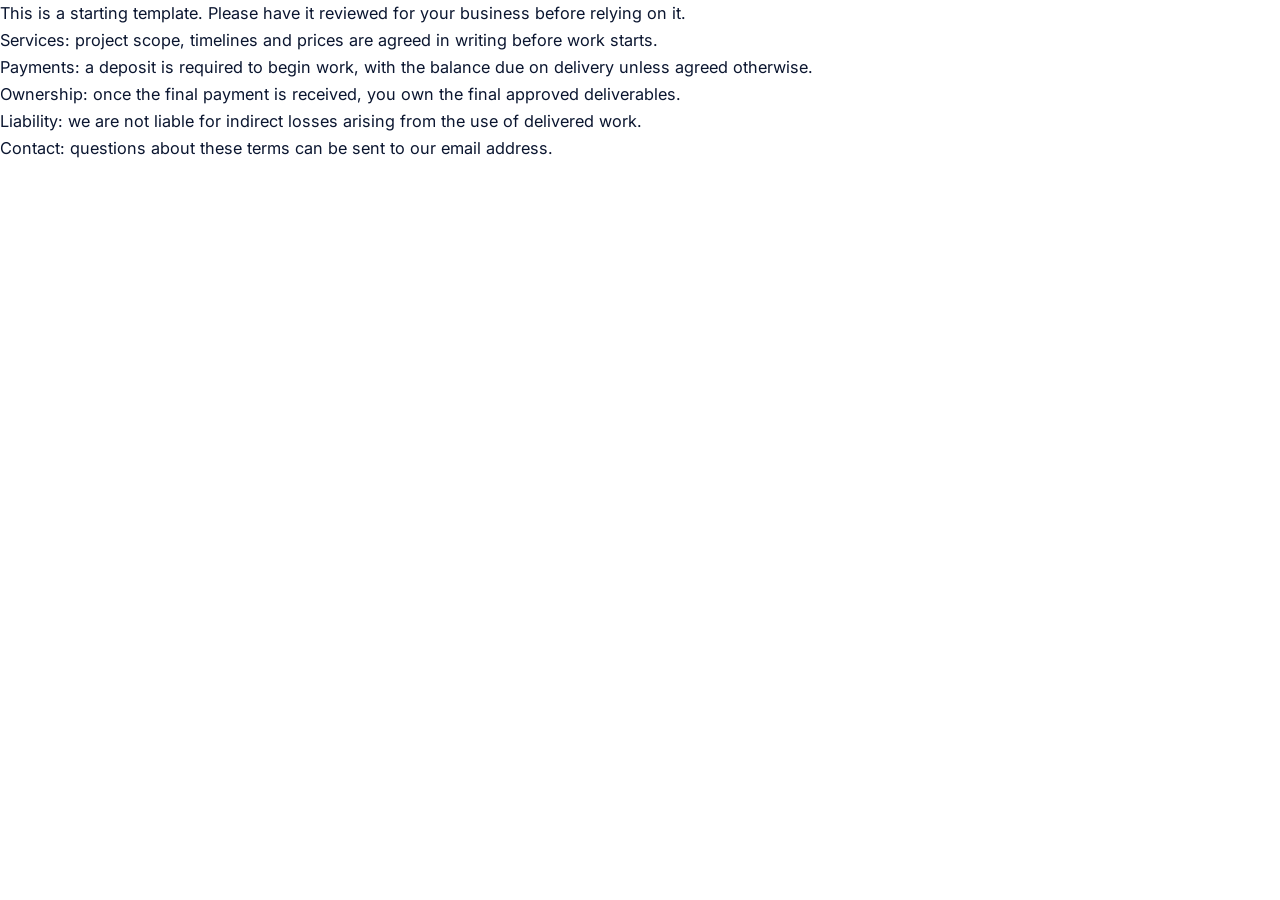
<file: terms-of-service.html>
<!DOCTYPE html>
<html lang="en" data-theme="light">
<head>
<meta charset="UTF-8">
<meta name="viewport" content="width=device-width, initial-scale=1, viewport-fit=cover">
<title>Terms of Service | Urban Mark Creatives</title>
<meta name="description" content="The terms that apply to projects, payments and deliverables from Urban Mark Creatives.">
<meta name="author" content="Urban Mark Creatives">
<meta name="robots" content="index, follow, max-image-preview:large">
<link rel="canonical" href="https://urbanmarkcreatives.com/terms-of-service.html">

<!-- Open Graph -->
<meta property="og:type" content="website">
<meta property="og:site_name" content="Urban Mark Creatives">
<meta property="og:title" content="Terms of Service | Urban Mark Creatives">
<meta property="og:description" content="The terms that apply to projects, payments and deliverables from Urban Mark Creatives.">
<meta property="og:image" content="https://urbanmarkcreatives.com/images/hero.webp">
<meta property="og:image:width" content="1376">
<meta property="og:image:height" content="768">
<meta property="og:url" content="https://urbanmarkcreatives.com/terms-of-service.html">
<meta property="og:locale" content="en_KE">

<!-- Twitter Card -->
<meta name="twitter:card" content="summary_large_image">
<meta name="twitter:title" content="Terms of Service | Urban Mark Creatives">
<meta name="twitter:description" content="The terms that apply to projects, payments and deliverables from Urban Mark Creatives.">
<meta name="twitter:image" content="https://urbanmarkcreatives.com/images/hero.webp">
<meta name="twitter:site" content="@urbanmarkcreatives">

<meta name="theme-color" content="#062454">
<link rel="icon" href="images/favicon.png" type="image/png">
<link rel="apple-touch-icon" href="images/favicon.png">

<link rel="preconnect" href="https://fonts.googleapis.com">
<link rel="preconnect" href="https://fonts.gstatic.com" crossorigin>
<link rel="preconnect" href="https://cdnjs.cloudflare.com">
<link href="https://fonts.googleapis.com/css2?family=Archivo:wght@500;600;700;800;900&family=Inter:wght@400;500;600;700&display=swap" rel="stylesheet">
<link rel="stylesheet" href="https://cdnjs.cloudflare.com/ajax/libs/font-awesome/6.5.2/css/all.min.css" integrity="sha512-SnH5WK+bZxgPHs44uWIX+LLJAJ9/2PkPKZ5QiAj6Ta86w+fsb2TkcmfRyVX3pBnMFcV7oQPJkl9QevSCWr3W6A==" crossorigin="anonymous" referrerpolicy="no-referrer">
<link rel="stylesheet" href="style.css">

<!-- Meta Pixel Code -->
<script>
!function(f,b,e,v,n,t,s)
{if(f.fbq)return;n=f.fbq=function(){n.callMethod?
n.callMethod.apply(n,arguments):n.queue.push(arguments)};
if(!f._fbq)f._fbq=n;n.push=n;n.loaded=!0;n.version='2.0';
n.queue=[];t=b.createElement(e);t.async=!0;
t.src=v;s=b.getElementsByTagName(e)[0];
s.parentNode.insertBefore(t,s)}(window, document,'script',
'https://connect.facebook.net/en_US/fbevents.js');
fbq('init', '965331479743168');
fbq('track', 'PageView');
</script>
<noscript><img height="1" width="1" style="display:none"
src="https://www.facebook.com/tr?id=965331479743168&ev=PageView&noscript=1"
alt=""></noscript>
<!-- End Meta Pixel Code -->

</head><body data-page="legal" data-legal="terms-of-service">
<a class="skip-link" href="#main">Skip to content</a>
<div class="scroll-progress" id="progress"></div>

<div class="topbar">
  <div class="wrap">
    <div class="topbar-links">
      <a href="tel:+254106027162" data-phone><i class="fa-solid fa-phone"></i><span>+254 106 027 162</span></a>
      <a href="mailto:URBANMARKCREATIVES@gmail.com" data-email><i class="fa-solid fa-envelope"></i><span>URBANMARKCREATIVES@gmail.com</span></a>
      <a href="https://wa.me/254746128860" target="_blank" rel="noopener" data-whatsapp><i class="fa-brands fa-whatsapp"></i><span>+254 746 128 860</span></a>
      <span data-location><i class="fa-solid fa-location-dot"></i> Kiambu Town, Kenya — Global Remote</span>
    </div>
    <button class="theme-btn" id="themeBtn" type="button" aria-label="Switch to dark theme">
      <i class="fa-solid fa-circle-half-stroke"></i> Theme
    </button>
  </div>
</div>

<header class="site-header">
  <div class="wrap nav-inner">
    <a class="brand" href="index.html">
      <img src="images/logo.png" alt="Urban Mark Creatives logo" data-brand-logo width="350" height="238">
      <span class="brand-text">
        <b data-brand-name>Urban Mark Creatives</b>
        <small data-brand-tagline>Your Ideas. Our Creativity. Your Growth!</small>
      </span>
    </a>
    <nav class="nav-links" data-nav aria-label="Main navigation"></nav>
    <div class="nav-actions">
      <a class="btn" href="contact.html">Get a free quote <i class="fa-solid fa-arrow-right"></i></a>
      <button class="burger" id="burger" type="button" aria-label="Open menu" aria-expanded="false" aria-controls="mobileMenu">
        <span></span><span></span><span></span>
      </button>
    </div>
  </div>
</header>

<div class="menu-backdrop" id="menuBackdrop"></div>
<aside class="mobile-menu" id="mobileMenu" aria-label="Mobile navigation">
  <div class="mobile-menu-head">
    <span class="brand-text"><b data-brand-name>Urban Mark Creatives</b></span>
    <button class="menu-close" id="menuClose" type="button" aria-label="Close menu"><i class="fa-solid fa-xmark"></i></button>
  </div>
  <nav data-mobile-nav></nav>
</aside>

<main id="main">
<section class="page-hero">
  <div class="wrap">
    <nav class="breadcrumb" aria-label="Breadcrumb">
      <a href="index.html">Home</a><i class="fa-solid fa-chevron-right"></i><span>Terms of Service</span>
    </nav>
    <span class="eyebrow">Legal</span>
    <h1>Terms of Service.</h1>
    <p>The terms that apply to projects, payments and deliverables from Urban Mark Creatives.</p>
  </div>
</section>

<section class="sec">
  <div class="wrap wrap-narrow">
    <div class="contact-card" data-legal="terms-of-service">
      <h2 data-legal-title style="font-size:var(--step-2);margin-bottom:1.2rem">Terms of Service</h2>
      <div data-legal style="color:var(--fg-soft);line-height:1.75"></div>
      <p style="margin-top:1.6rem;font-size:.82rem;color:var(--fg-mute)">
        Last updated 23 November 2026. Questions? Email
        <a href="mailto:URBANMARKCREATIVES@gmail.com" style="color:var(--orange);font-weight:600">URBANMARKCREATIVES@gmail.com</a>
        or call <a href="tel:+254106027162" style="color:var(--orange);font-weight:600">+254 106 027 162</a>.
      </p>
    </div>
  </div>
</section>
</main>

<footer class="site-footer">
  <div class="wrap footer-grid">
    <div class="footer-brand">
      <a class="brand" href="index.html">
        <img src="images/logo.png" alt="Urban Mark Creatives logo" data-brand-logo width="350" height="238" loading="lazy">
        <span class="brand-text">
          <b data-brand-name>Urban Mark Creatives</b>
          <small data-brand-tagline>Your Ideas. Our Creativity. Your Growth!</small>
        </span>
      </a>
      <p data-footer-about></p>
      <div class="socials" data-socials></div>
    </div>
    <div class="footer-col">
      <h4>Quick links</h4>
      <div data-footer-links></div>
    </div>
    <div class="footer-col">
      <h4>Services</h4>
      <div data-footer-services></div>
    </div>
    <div class="footer-col">
      <h4>Contact</h4>
      <a class="contact-line" href="tel:+254106027162"><i class="fa-solid fa-phone"></i><span data-phone>+254 106 027 162</span></a>
      <a class="contact-line" href="https://wa.me/254746128860" target="_blank" rel="noopener"><i class="fa-brands fa-whatsapp"></i><span data-whatsapp>+254 746 128 860</span></a>
      <a class="contact-line" href="mailto:URBANMARKCREATIVES@gmail.com"><i class="fa-solid fa-envelope"></i><span data-email>URBANMARKCREATIVES@gmail.com</span></a>
      <span class="contact-line"><i class="fa-solid fa-location-dot"></i><span data-location>Kiambu Town, Kenya — Global Remote</span></span>
    </div>
  </div>
  <div class="wrap footer-bottom">
    <span data-copyright>© 2026 Urban Mark Creatives. All rights reserved.</span>
    <div class="footer-legal">
      <div data-footer-legal style="display:flex;gap:1.2rem;flex-wrap:wrap"></div>
      <span data-credit>Designed &amp; Developed by Urban Mark Creatives</span>
    </div>
  </div>
</footer>

<a class="float-wa" href="https://wa.me/254746128860" target="_blank" rel="noopener" data-wa-float aria-label="Chat with us on WhatsApp">
  <i class="fa-brands fa-whatsapp"></i><span>Chat with us</span>
</a>
<button class="to-top" id="toTop" type="button" aria-label="Back to top"><i class="fa-solid fa-arrow-up"></i></button>

<div class="cookie-bar" id="cookieBar" hidden>
  <p>We use essential local storage to remember your theme and cookie choice, plus analytics pixels to understand what is working. No data is sold.</p>
  <button class="btn btn-sm" id="cookieOk" type="button">Accept</button>
</div>

<div class="toast" id="toast" role="status" aria-live="polite"></div>

<script src="art.js" defer></script>
<script src="app.js" defer></script>
</body>
</html>
</file>
<file: style.css>
/* ==========================================================================
   Urban Mark Creatives — style.css
   Pure CSS3. No frameworks. Mobile-first.
   Palette derived from the UMC logo: deep navy #062454 → #0c3c72, orange #e8661a
   ========================================================================== */

/* --------------------------------------------------------------------------
   1. DESIGN TOKENS
   -------------------------------------------------------------------------- */
:root {
  /* Brand */
  --navy-900: #04122b;
  --navy-800: #062454;
  --navy-700: #0a1d44;
  --navy-600: #0c3c72;
  --navy-500: #14508f;
  --orange: #e8661a;
  --orange-600: #d1550c;
  --orange-300: #ff9a4d;
  --teal: #1fb5b0;

  /* Neutrals */
  --white: #ffffff;
  --paper: #f7f8fb;
  --paper-2: #eef1f7;
  --line: #e2e7f0;
  --line-dark: rgba(255, 255, 255, 0.12);
  --ink: #0b1630;
  --ink-2: #3d4a63;
  --ink-3: #6b7891;
  --muted: #8b96ab;

  /* Semantic */
  --bg: var(--white);
  --bg-alt: var(--paper);
  --fg: var(--ink);
  --fg-soft: var(--ink-2);
  --fg-mute: var(--ink-3);
  --card: var(--white);
  --border: var(--line);
  --accent: var(--orange);

  /* Type */
  --font-display: "Archivo", "Helvetica Neue", Arial, sans-serif;
  --font-body: "Inter", -apple-system, BlinkMacSystemFont, "Segoe UI", Roboto, sans-serif;

  /* Scale */
  --step--1: clamp(0.8rem, 0.78rem + 0.1vw, 0.86rem);
  --step-0: clamp(0.95rem, 0.92rem + 0.15vw, 1.02rem);
  --step-1: clamp(1.1rem, 1.02rem + 0.4vw, 1.3rem);
  --step-2: clamp(1.35rem, 1.2rem + 0.75vw, 1.75rem);
  --step-3: clamp(1.7rem, 1.4rem + 1.5vw, 2.5rem);
  --step-4: clamp(2.1rem, 1.6rem + 2.5vw, 3.4rem);
  --step-5: clamp(2.5rem, 1.7rem + 4vw, 4.6rem);

  /* Space */
  --sp-1: 0.35rem;
  --sp-2: 0.7rem;
  --sp-3: 1.1rem;
  --sp-4: 1.6rem;
  --sp-5: 2.4rem;
  --sp-6: 3.4rem;
  --sp-7: 5rem;
  --sp-8: 7rem;

  /* Layout */
  --wrap: 1240px;
  --wrap-narrow: 880px;
  --radius-sm: 8px;
  --radius: 14px;
  --radius-lg: 22px;
  --radius-xl: 32px;

  /* Elevation */
  --sh-1: 0 1px 2px rgba(11, 22, 48, 0.05), 0 2px 8px rgba(11, 22, 48, 0.04);
  --sh-2: 0 4px 12px rgba(11, 22, 48, 0.07), 0 12px 32px rgba(11, 22, 48, 0.06);
  --sh-3: 0 12px 28px rgba(11, 22, 48, 0.1), 0 32px 64px rgba(11, 22, 48, 0.09);
  --sh-glow: 0 8px 30px rgba(232, 102, 26, 0.32);

  /* Motion */
  --ease: cubic-bezier(0.22, 0.61, 0.36, 1);
  --ease-out: cubic-bezier(0.16, 1, 0.3, 1);
  --dur: 0.45s;

  --header-h: 76px;
}

/* Dark theme (toggled by app.js) */
html[data-theme="dark"] {
  --bg: #060d1c;
  --bg-alt: #0a1428;
  --fg: #eef2f9;
  --fg-soft: #b9c4d8;
  --fg-mute: #8492ab;
  --card: #0d1a31;
  --border: rgba(255, 255, 255, 0.1);
  --line: rgba(255, 255, 255, 0.1);
  --paper: #0a1428;
  --paper-2: #0d1a31;
  --ink: #eef2f9;
  --ink-2: #b9c4d8;
  --ink-3: #8492ab;
  --sh-1: 0 1px 2px rgba(0, 0, 0, 0.4);
  --sh-2: 0 4px 16px rgba(0, 0, 0, 0.45);
  --sh-3: 0 16px 40px rgba(0, 0, 0, 0.55);
}

/* --------------------------------------------------------------------------
   2. RESET & BASE
   -------------------------------------------------------------------------- */
*,
*::before,
*::after { box-sizing: border-box; }

* { margin: 0; }

html {
  -webkit-text-size-adjust: 100%;
  scroll-behavior: smooth;
  scroll-padding-top: calc(var(--header-h) + 16px);
}

body {
  font-family: var(--font-body);
  font-size: var(--step-0);
  line-height: 1.65;
  color: var(--fg);
  background: var(--bg);
  -webkit-font-smoothing: antialiased;
  -moz-osx-font-smoothing: grayscale;
  overflow-x: hidden;
  transition: background-color 0.3s var(--ease), color 0.3s var(--ease);
}

img,
picture,
svg,
canvas { display: block; max-width: 100%; }

img { height: auto; }

a { color: inherit; text-decoration: none; }

button,
input,
select,
textarea {
  font: inherit;
  color: inherit;
}

button { cursor: pointer; background: none; border: 0; }

ul, ol { list-style: none; padding: 0; }

h1, h2, h3, h4, h5, h6 {
  font-family: var(--font-display);
  font-weight: 800;
  line-height: 1.1;
  letter-spacing: -0.025em;
  text-wrap: balance;
}

p { text-wrap: pretty; }

::selection {
  background: var(--orange);
  color: #fff;
}

:focus-visible {
  outline: 2px solid var(--orange);
  outline-offset: 3px;
  border-radius: 4px;
}

/* --------------------------------------------------------------------------
   3. UTILITIES
   -------------------------------------------------------------------------- */
.wrap {
  width: 100%;
  max-width: var(--wrap);
  margin-inline: auto;
  padding-inline: clamp(1.1rem, 4vw, 2.5rem);
}

.wrap-narrow { max-width: var(--wrap-narrow); }

.sec {
  padding-block: clamp(3.5rem, 8vw, 7rem);
  position: relative;
}

.sec-alt { background: var(--bg-alt); }

.sec-dark {
  background: var(--navy-800);
  color: #fff;
}

.center { text-align: center; }

.sr-only {
  position: absolute;
  width: 1px; height: 1px;
  padding: 0; margin: -1px;
  overflow: hidden;
  clip: rect(0 0 0 0);
  white-space: nowrap;
  border: 0;
}

.skip-link {
  position: absolute;
  top: -100px;
  left: 1rem;
  z-index: 999;
  background: var(--orange);
  color: #fff;
  padding: 0.7rem 1.2rem;
  border-radius: 0 0 var(--radius-sm) var(--radius-sm);
  font-weight: 600;
  transition: top 0.2s;
}
.skip-link:focus { top: 0; }

/* Section heading block */
.sec-head {
  max-width: 720px;
  margin-bottom: clamp(2rem, 4vw, 3.2rem);
}
.sec-head.center { margin-inline: auto; }

.eyebrow {
  display: inline-flex;
  align-items: center;
  gap: 0.55rem;
  font-family: var(--font-body);
  font-size: 0.72rem;
  font-weight: 700;
  letter-spacing: 0.16em;
  text-transform: uppercase;
  color: var(--orange);
  margin-bottom: 0.9rem;
}
.eyebrow::before {
  content: "";
  width: 26px;
  height: 2px;
  background: var(--orange);
  border-radius: 2px;
}

.sec-head h2 {
  font-size: var(--step-4);
  margin-bottom: 0.85rem;
}

.sec-head p {
  font-size: var(--step-1);
  color: var(--fg-soft);
  line-height: 1.6;
}

.sec-dark .sec-head p { color: rgba(255, 255, 255, 0.72); }

/* --------------------------------------------------------------------------
   4. BUTTONS
   -------------------------------------------------------------------------- */
.btn {
  --btn-bg: var(--orange);
  --btn-fg: #fff;
  display: inline-flex;
  align-items: center;
  justify-content: center;
  gap: 0.55rem;
  padding: 0.85rem 1.6rem;
  border-radius: 100px;
  background: var(--btn-bg);
  color: var(--btn-fg);
  font-family: var(--font-body);
  font-size: 0.92rem;
  font-weight: 600;
  letter-spacing: 0.01em;
  white-space: nowrap;
  border: 1.5px solid transparent;
  transition: transform 0.25s var(--ease), box-shadow 0.3s var(--ease),
              background-color 0.25s var(--ease), color 0.25s var(--ease),
              border-color 0.25s var(--ease);
  will-change: transform;
}
.btn:hover {
  transform: translateY(-2px);
  box-shadow: var(--sh-glow);
  background: var(--orange-600);
}
.btn:active { transform: translateY(0); }

.btn i { font-size: 0.9em; }

.btn-white {
  --btn-bg: #fff;
  --btn-fg: var(--navy-800);
}
.btn-white:hover {
  background: #fff;
  box-shadow: 0 10px 34px rgba(255, 255, 255, 0.22);
}

.btn-ghost {
  --btn-bg: transparent;
  --btn-fg: currentColor;
  border-color: currentColor;
  opacity: 0.9;
}
.btn-ghost:hover {
  background: rgba(255, 255, 255, 0.1);
  box-shadow: none;
  opacity: 1;
}

.btn-outline {
  --btn-bg: transparent;
  --btn-fg: var(--fg);
  border-color: var(--border);
}
.btn-outline:hover {
  background: var(--orange);
  border-color: var(--orange);
  color: #fff;
  box-shadow: var(--sh-glow);
}

.btn-sm { padding: 0.6rem 1.1rem; font-size: 0.84rem; }
.btn-lg { padding: 1rem 2rem; font-size: 1rem; }
.btn-full { width: 100%; }

.btn-row {
  display: flex;
  flex-wrap: wrap;
  gap: 0.8rem;
  align-items: center;
}

/* Text link with arrow */
.link-arrow {
  display: inline-flex;
  align-items: center;
  gap: 0.4rem;
  font-weight: 600;
  font-size: 0.9rem;
  color: var(--orange);
  transition: gap 0.25s var(--ease);
}
.link-arrow:hover { gap: 0.75rem; }

/* --------------------------------------------------------------------------
   5. HEADER / NAV
   -------------------------------------------------------------------------- */
.topbar {
  background: var(--navy-900);
  color: rgba(255, 255, 255, 0.72);
  font-size: 0.78rem;
  border-bottom: 1px solid rgba(255, 255, 255, 0.07);
}
.topbar .wrap {
  display: flex;
  align-items: center;
  justify-content: space-between;
  gap: 1rem;
  min-height: 40px;
  flex-wrap: wrap;
}
.topbar-links {
  display: flex;
  align-items: center;
  gap: 1.4rem;
  flex-wrap: wrap;
}
.topbar a {
  display: inline-flex;
  align-items: center;
  gap: 0.4rem;
  transition: color 0.2s;
}
.topbar a:hover { color: var(--orange-300); }
.topbar i { color: var(--orange); font-size: 0.85em; }

.theme-btn {
  display: inline-flex;
  align-items: center;
  gap: 0.4rem;
  color: rgba(255, 255, 255, 0.72);
  font-size: 0.78rem;
  padding: 0.25rem 0.6rem;
  border-radius: 100px;
  border: 1px solid rgba(255, 255, 255, 0.16);
  transition: all 0.2s;
}
.theme-btn:hover {
  color: #fff;
  border-color: var(--orange);
  background: rgba(232, 102, 26, 0.15);
}

.site-header {
  position: sticky;
  top: 0;
  z-index: 100;
  background: color-mix(in srgb, var(--bg) 88%, transparent);
  backdrop-filter: blur(18px) saturate(160%);
  -webkit-backdrop-filter: blur(18px) saturate(160%);
  border-bottom: 1px solid transparent;
  transition: box-shadow 0.3s var(--ease), border-color 0.3s var(--ease),
              background-color 0.3s var(--ease);
}
.site-header.scrolled {
  box-shadow: 0 4px 24px rgba(11, 22, 48, 0.09);
  border-bottom-color: var(--border);
}

.nav-inner {
  display: flex;
  align-items: center;
  justify-content: space-between;
  gap: 1.5rem;
  min-height: var(--header-h);
}

.brand {
  display: inline-flex;
  align-items: center;
  gap: 0.7rem;
  flex-shrink: 0;
}
.brand img {
  height: 42px;
  width: auto;
  object-fit: contain;
}
.brand-text {
  display: flex;
  flex-direction: column;
  line-height: 1.15;
}
.brand-text b {
  font-family: var(--font-display);
  font-size: 1.02rem;
  font-weight: 800;
  letter-spacing: -0.02em;
  color: var(--fg);
}
.brand-text small {
  font-size: 0.62rem;
  letter-spacing: 0.06em;
  text-transform: uppercase;
  color: var(--fg-mute);
  font-weight: 500;
}

.nav-links {
  display: none;
  align-items: center;
  gap: 0.35rem;
}
.nav-links a {
  position: relative;
  padding: 0.55rem 0.85rem;
  font-size: 0.9rem;
  font-weight: 500;
  color: var(--fg-soft);
  border-radius: 8px;
  transition: color 0.2s, background-color 0.2s;
}
.nav-links a::after {
  content: "";
  position: absolute;
  left: 0.85rem;
  right: 0.85rem;
  bottom: 0.3rem;
  height: 2px;
  background: var(--orange);
  border-radius: 2px;
  transform: scaleX(0);
  transform-origin: left;
  transition: transform 0.3s var(--ease);
}
.nav-links a:hover { color: var(--fg); }
.nav-links a:hover::after,
.nav-links a[aria-current="page"]::after { transform: scaleX(1); }
.nav-links a[aria-current="page"] { color: var(--fg); font-weight: 600; }

.nav-actions {
  display: flex;
  align-items: center;
  gap: 0.7rem;
}
.nav-actions .btn { display: none; }

.burger {
  display: inline-flex;
  flex-direction: column;
  justify-content: center;
  gap: 5px;
  width: 44px;
  height: 44px;
  padding: 0 10px;
  border-radius: 10px;
  border: 1px solid var(--border);
  background: var(--card);
}
.burger span {
  display: block;
  height: 2px;
  width: 100%;
  background: var(--fg);
  border-radius: 2px;
  transition: transform 0.3s var(--ease), opacity 0.2s;
}
.burger[aria-expanded="true"] span:nth-child(1) { transform: translateY(7px) rotate(45deg); }
.burger[aria-expanded="true"] span:nth-child(2) { opacity: 0; }
.burger[aria-expanded="true"] span:nth-child(3) { transform: translateY(-7px) rotate(-45deg); }

/* Mobile drawer */
.mobile-menu {
  position: fixed;
  inset: 0 0 0 auto;
  width: min(88vw, 380px);
  background: var(--bg);
  border-left: 1px solid var(--border);
  box-shadow: -20px 0 60px rgba(11, 22, 48, 0.18);
  padding: 1.4rem;
  display: flex;
  flex-direction: column;
  gap: 0.3rem;
  transform: translateX(105%);
  transition: transform 0.4s var(--ease-out);
  z-index: 200;
  overflow-y: auto;
}
.mobile-menu.open { transform: translateX(0); }
.mobile-menu a {
  padding: 0.9rem 0.8rem;
  border-radius: 10px;
  font-weight: 600;
  font-size: 1.02rem;
  border-bottom: 1px solid var(--border);
  transition: background-color 0.2s, color 0.2s;
}
.mobile-menu a:hover { background: var(--bg-alt); color: var(--orange); }
.mobile-menu .btn { margin-top: 1rem; }
.mobile-menu-head {
  display: flex;
  align-items: center;
  justify-content: space-between;
  margin-bottom: 0.8rem;
}
.menu-close {
  width: 40px; height: 40px;
  border-radius: 10px;
  border: 1px solid var(--border);
  display: grid;
  place-items: center;
  font-size: 1.1rem;
}
.menu-backdrop {
  position: fixed;
  inset: 0;
  background: rgba(4, 18, 43, 0.55);
  backdrop-filter: blur(3px);
  opacity: 0;
  pointer-events: none;
  transition: opacity 0.3s;
  z-index: 150;
}
.menu-backdrop.show { opacity: 1; pointer-events: auto; }

/* --------------------------------------------------------------------------
   6. HERO
   -------------------------------------------------------------------------- */
.hero {
  position: relative;
  overflow: hidden;
  background: var(--navy-900);
  color: #fff;
  isolation: isolate;
}
.hero-bg {
  position: absolute;
  inset: 0;
  z-index: -2;
}
.hero-bg img {
  width: 100%;
  height: 100%;
  object-fit: cover;
  opacity: 0.55;
}
.hero-bg::after {
  content: "";
  position: absolute;
  inset: 0;
  background:
    radial-gradient(120% 90% at 15% 20%, rgba(4, 18, 43, 0.94) 0%, rgba(4, 18, 43, 0.72) 45%, rgba(4, 18, 43, 0.35) 100%),
    linear-gradient(180deg, rgba(4, 18, 43, 0.55) 0%, rgba(4, 18, 43, 0.9) 100%);
}
#heroCanvas {
  position: absolute;
  inset: 0;
  z-index: -1;
  width: 100%;
  height: 100%;
  pointer-events: none;
  opacity: 0.85;
}

.hero-inner {
  position: relative;
  display: grid;
  gap: clamp(2rem, 5vw, 3.5rem);
  padding-block: clamp(3.5rem, 9vw, 7rem);
  align-items: center;
}

.hero-copy { max-width: 640px; }

.hero-eyebrow {
  display: inline-flex;
  align-items: center;
  gap: 0.6rem;
  padding: 0.4rem 0.9rem 0.4rem 0.5rem;
  border-radius: 100px;
  background: rgba(255, 255, 255, 0.08);
  border: 1px solid rgba(255, 255, 255, 0.16);
  backdrop-filter: blur(10px);
  font-size: 0.74rem;
  font-weight: 600;
  letter-spacing: 0.06em;
  text-transform: uppercase;
  color: rgba(255, 255, 255, 0.9);
  margin-bottom: 1.4rem;
}
.hero-eyebrow .dot {
  width: 7px; height: 7px;
  border-radius: 50%;
  background: var(--orange);
  box-shadow: 0 0 0 4px rgba(232, 102, 26, 0.25);
  animation: pulse 2.4s infinite;
}
@keyframes pulse {
  0%, 100% { box-shadow: 0 0 0 4px rgba(232, 102, 26, 0.25); }
  50% { box-shadow: 0 0 0 8px rgba(232, 102, 26, 0.05); }
}

.hero h1 {
  font-size: var(--step-5);
  line-height: 1.02;
  letter-spacing: -0.035em;
  margin-bottom: 1.1rem;
  color: #fff;
}
.hero h1 em {
  font-style: normal;
  color: var(--orange-300);
  position: relative;
  white-space: nowrap;
}

.hero-rotator {
  font-size: var(--step-1);
  font-weight: 500;
  color: rgba(255, 255, 255, 0.62);
  margin-bottom: 1rem;
  min-height: 1.7em;
}
.hero-rotator .rotw {
  color: #fff;
  font-weight: 700;
  display: inline-block;
  transition: opacity 0.3s, transform 0.3s;
}
.hero-rotator .rotw.out { opacity: 0; transform: translateY(-8px); }

.hero-lead {
  font-size: var(--step-1);
  line-height: 1.65;
  color: rgba(255, 255, 255, 0.76);
  max-width: 56ch;
  margin-bottom: 1.8rem;
}

.hero-meta {
  display: flex;
  flex-wrap: wrap;
  gap: 0.5rem 1.4rem;
  margin-top: 1.6rem;
  font-size: 0.82rem;
  color: rgba(255, 255, 255, 0.6);
}
.hero-meta span { display: inline-flex; align-items: center; gap: 0.4rem; }
.hero-meta i { color: var(--orange); }

/* Hero quote card */
.quote-card {
  background: rgba(255, 255, 255, 0.97);
  color: var(--ink);
  border-radius: var(--radius-lg);
  padding: clamp(1.4rem, 3vw, 2rem);
  box-shadow: 0 30px 80px rgba(0, 0, 0, 0.4);
  border: 1px solid rgba(255, 255, 255, 0.6);
  position: relative;
}
.quote-card h3 {
  font-size: var(--step-2);
  margin-bottom: 0.35rem;
  color: var(--navy-800);
}
.quote-card > p {
  font-size: 0.88rem;
  color: var(--ink-3);
  margin-bottom: 1.2rem;
  line-height: 1.5;
}

/* --------------------------------------------------------------------------
   7. FORMS
   -------------------------------------------------------------------------- */
.field {
  display: flex;
  flex-direction: column;
  gap: 0.35rem;
  margin-bottom: 0.85rem;
}
.field > span {
  font-size: 0.76rem;
  font-weight: 600;
  letter-spacing: 0.02em;
  color: var(--ink-2);
}
.field input,
.field select,
.field textarea {
  width: 100%;
  padding: 0.72rem 0.9rem;
  border-radius: 10px;
  border: 1.5px solid var(--line);
  background: var(--white);
  color: var(--ink);
  font-size: 0.9rem;
  transition: border-color 0.2s, box-shadow 0.2s, background-color 0.2s;
}
.field textarea { resize: vertical; min-height: 84px; }
.field input::placeholder,
.field textarea::placeholder { color: #a8b2c4; }
.field input:focus,
.field select:focus,
.field textarea:focus {
  outline: none;
  border-color: var(--orange);
  box-shadow: 0 0 0 3px rgba(232, 102, 26, 0.14);
}
.field select {
  appearance: none;
  background-image: url("data:image/svg+xml,%3Csvg xmlns='http://www.w3.org/2000/svg' width='12' height='8' viewBox='0 0 12 8'%3E%3Cpath fill='%236b7891' d='M6 8 0 0h12z'/%3E%3C/svg%3E");
  background-repeat: no-repeat;
  background-position: right 0.9rem center;
  padding-right: 2.2rem;
}

.form-grid {
  display: grid;
  gap: 0 0.8rem;
}
.form-note {
  font-size: 0.74rem;
  color: var(--ink-3);
  margin-top: 0.7rem;
  line-height: 1.5;
  display: flex;
  gap: 0.4rem;
  align-items: flex-start;
}
.form-note i { color: var(--teal); margin-top: 0.2rem; }

.hp { position: absolute; left: -9999px; opacity: 0; height: 0; width: 0; }

/* --------------------------------------------------------------------------
   8. STATS STRIP
   -------------------------------------------------------------------------- */
.stats-strip {
  background: var(--navy-800);
  color: #fff;
  border-top: 1px solid rgba(255, 255, 255, 0.08);
}
.stats-grid {
  display: grid;
  grid-template-columns: repeat(2, 1fr);
  gap: 1px;
  background: rgba(255, 255, 255, 0.1);
}
.stat {
  background: var(--navy-800);
  padding: clamp(1.4rem, 3vw, 2.2rem) 1rem;
  text-align: center;
}
.stat b {
  display: block;
  font-family: var(--font-display);
  font-size: clamp(1.7rem, 3.4vw, 2.6rem);
  font-weight: 800;
  letter-spacing: -0.03em;
  color: #fff;
  line-height: 1;
  margin-bottom: 0.4rem;
}
.stat span {
  font-size: 0.76rem;
  letter-spacing: 0.08em;
  text-transform: uppercase;
  color: rgba(255, 255, 255, 0.55);
  font-weight: 500;
}

/* --------------------------------------------------------------------------
   9. SERVICE CARDS
   -------------------------------------------------------------------------- */
.svc-grid {
  display: grid;
  gap: 1.4rem;
  grid-template-columns: 1fr;
}

.svc-card {
  position: relative;
  display: flex;
  flex-direction: column;
  background: var(--card);
  border: 1px solid var(--border);
  border-radius: var(--radius-lg);
  overflow: hidden;
  transition: transform 0.4s var(--ease), box-shadow 0.4s var(--ease),
              border-color 0.3s;
  will-change: transform;
}
.svc-card:hover {
  transform: translateY(-6px);
  box-shadow: var(--sh-3);
  border-color: rgba(232, 102, 26, 0.35);
}

.svc-media {
  position: relative;
  aspect-ratio: 8 / 5;
  overflow: hidden;
  background: var(--navy-800);
}
.svc-media img {
  width: 100%;
  height: 100%;
  object-fit: cover;
  transition: transform 0.7s var(--ease-out);
}
.svc-card:hover .svc-media img { transform: scale(1.06); }
.svc-media::after {
  content: "";
  position: absolute;
  inset: 0;
  background: linear-gradient(180deg, transparent 45%, rgba(4, 18, 43, 0.55) 100%);
  pointer-events: none;
}

.svc-icon {
  position: absolute;
  left: 1.1rem;
  bottom: -22px;
  width: 52px;
  height: 52px;
  border-radius: 14px;
  display: grid;
  place-items: center;
  background: var(--orange);
  color: #fff;
  font-size: 1.15rem;
  box-shadow: 0 8px 22px rgba(232, 102, 26, 0.4);
  z-index: 2;
  transition: transform 0.4s var(--ease);
}
.svc-card:hover .svc-icon { transform: translateY(-4px) rotate(-6deg); }

.svc-body {
  padding: 2.1rem 1.4rem 1.5rem;
  display: flex;
  flex-direction: column;
  flex: 1;
}
.svc-body h3 {
  font-size: var(--step-1);
  margin-bottom: 0.5rem;
  letter-spacing: -0.02em;
}
.svc-body p {
  font-size: 0.9rem;
  color: var(--fg-soft);
  line-height: 1.6;
  margin-bottom: 1rem;
  flex: 1;
}
.svc-price {
  display: inline-block;
  font-size: 0.78rem;
  font-weight: 700;
  letter-spacing: 0.04em;
  text-transform: uppercase;
  color: var(--orange);
  background: rgba(232, 102, 26, 0.09);
  padding: 0.3rem 0.7rem;
  border-radius: 100px;
  margin-bottom: 1rem;
  align-self: flex-start;
}
.svc-features {
  display: flex;
  flex-wrap: wrap;
  gap: 0.35rem 0.9rem;
  margin-bottom: 1.2rem;
  font-size: 0.8rem;
  color: var(--fg-mute);
}
.svc-features li { display: flex; align-items: center; gap: 0.35rem; }
.svc-features i { color: var(--teal); font-size: 0.7rem; }

/* --------------------------------------------------------------------------
   10. PORTFOLIO
   -------------------------------------------------------------------------- */
.pf-toolbar {
  display: flex;
  flex-wrap: wrap;
  gap: 0.8rem;
  align-items: center;
  justify-content: space-between;
  margin-bottom: 2rem;
}
.pills {
  display: flex;
  flex-wrap: wrap;
  gap: 0.4rem;
}
.pills button {
  padding: 0.5rem 1rem;
  border-radius: 100px;
  border: 1.5px solid var(--border);
  background: var(--card);
  font-size: 0.82rem;
  font-weight: 600;
  color: var(--fg-soft);
  transition: all 0.25s var(--ease);
}
.pills button:hover {
  border-color: var(--orange);
  color: var(--orange);
}
.pills button.on {
  background: var(--navy-800);
  border-color: var(--navy-800);
  color: #fff;
}

.search-box {
  position: relative;
  flex: 1 1 220px;
  max-width: 300px;
}
.search-box i {
  position: absolute;
  left: 0.9rem;
  top: 50%;
  transform: translateY(-50%);
  color: var(--fg-mute);
  font-size: 0.85rem;
  pointer-events: none;
}
.search-box input {
  width: 100%;
  padding: 0.6rem 0.9rem 0.6rem 2.3rem;
  border-radius: 100px;
  border: 1.5px solid var(--border);
  background: var(--card);
  font-size: 0.85rem;
  transition: border-color 0.2s, box-shadow 0.2s;
}
.search-box input:focus {
  outline: none;
  border-color: var(--orange);
  box-shadow: 0 0 0 3px rgba(232, 102, 26, 0.12);
}

.pf-grid {
  display: grid;
  gap: 1.4rem;
  grid-template-columns: 1fr;
}

.pf-card {
  position: relative;
  border-radius: var(--radius-lg);
  overflow: hidden;
  background: var(--card);
  border: 1px solid var(--border);
  cursor: pointer;
  transition: transform 0.45s var(--ease), box-shadow 0.45s var(--ease);
  will-change: transform;
  transform-style: preserve-3d;
}
.pf-card:hover {
  box-shadow: var(--sh-3);
}
.pf-card[hidden] { display: none; }

.pf-media {
  position: relative;
  aspect-ratio: 4 / 3;
  overflow: hidden;
  background: var(--navy-800);
}
.pf-media img {
  width: 100%;
  height: 100%;
  object-fit: cover;
  transition: transform 0.8s var(--ease-out);
}
.pf-card:hover .pf-media img { transform: scale(1.07); }

.pf-overlay {
  position: absolute;
  inset: 0;
  background: linear-gradient(180deg, rgba(4, 18, 43, 0) 30%, rgba(4, 18, 43, 0.88) 100%);
  display: flex;
  flex-direction: column;
  justify-content: flex-end;
  padding: 1.2rem;
  opacity: 0;
  transition: opacity 0.4s var(--ease);
}
.pf-card:hover .pf-overlay,
.pf-card:focus-within .pf-overlay { opacity: 1; }
.pf-overlay .cat {
  font-size: 0.68rem;
  font-weight: 700;
  letter-spacing: 0.14em;
  text-transform: uppercase;
  color: var(--orange-300);
  margin-bottom: 0.3rem;
}
.pf-overlay h3 {
  font-size: 1.1rem;
  color: #fff;
  margin-bottom: 0.2rem;
}
.pf-overlay p {
  font-size: 0.8rem;
  color: rgba(255, 255, 255, 0.7);
  line-height: 1.45;
}
.pf-zoom {
  position: absolute;
  top: 1rem;
  right: 1rem;
  width: 38px;
  height: 38px;
  border-radius: 50%;
  background: rgba(255, 255, 255, 0.16);
  backdrop-filter: blur(8px);
  border: 1px solid rgba(255, 255, 255, 0.3);
  color: #fff;
  display: grid;
  place-items: center;
  font-size: 0.85rem;
  opacity: 0;
  transform: scale(0.8);
  transition: all 0.35s var(--ease);
}
.pf-card:hover .pf-zoom { opacity: 1; transform: scale(1); }

.pf-meta {
  padding: 1rem 1.2rem 1.2rem;
  display: flex;
  align-items: center;
  justify-content: space-between;
  gap: 0.8rem;
}
.pf-meta h3 {
  font-size: 1rem;
  letter-spacing: -0.015em;
  margin-bottom: 0.15rem;
}
.pf-meta small {
  font-size: 0.76rem;
  color: var(--fg-mute);
}
.pf-meta .tag {
  font-size: 0.68rem;
  font-weight: 700;
  letter-spacing: 0.08em;
  text-transform: uppercase;
  color: var(--orange);
  background: rgba(232, 102, 26, 0.09);
  padding: 0.25rem 0.6rem;
  border-radius: 100px;
  white-space: nowrap;
}

.pf-empty {
  grid-column: 1 / -1;
  text-align: center;
  padding: 3rem 1rem;
  color: var(--fg-mute);
  font-size: 0.95rem;
}

/* --------------------------------------------------------------------------
   11. PROCESS
   -------------------------------------------------------------------------- */
.process-grid {
  display: grid;
  gap: 1.6rem;
  grid-template-columns: 1fr;
  counter-reset: step;
}
.step {
  position: relative;
  padding: 1.8rem 1.4rem;
  border-radius: var(--radius-lg);
  background: var(--card);
  border: 1px solid var(--border);
  transition: transform 0.35s var(--ease), box-shadow 0.35s var(--ease);
}
.step:hover {
  transform: translateY(-5px);
  box-shadow: var(--sh-2);
}
.step-num {
  display: grid;
  place-items: center;
  width: 46px;
  height: 46px;
  border-radius: 50%;
  background: var(--navy-800);
  color: #fff;
  font-family: var(--font-display);
  font-weight: 800;
  font-size: 1.05rem;
  margin-bottom: 1rem;
  position: relative;
}
.step-num::after {
  content: "";
  position: absolute;
  inset: -5px;
  border-radius: 50%;
  border: 1.5px dashed rgba(232, 102, 26, 0.4);
}
.step h3 {
  font-size: var(--step-1);
  margin-bottom: 0.45rem;
}
.step p {
  font-size: 0.9rem;
  color: var(--fg-soft);
  line-height: 1.6;
}

/* --------------------------------------------------------------------------
   12. TEAM
   -------------------------------------------------------------------------- */
.team-grid {
  display: grid;
  gap: 1.6rem;
  grid-template-columns: 1fr;
}

.team-card {
  background: var(--card);
  border: 1px solid var(--border);
  border-radius: var(--radius-lg);
  overflow: hidden;
  transition: transform 0.4s var(--ease), box-shadow 0.4s var(--ease);
}
.team-card:hover {
  transform: translateY(-6px);
  box-shadow: var(--sh-3);
}

/* Portrait frame — pure white background, object-fit cover, top center */
.team-photo {
  position: relative;
  aspect-ratio: 4 / 5;
  background: #ffffff;
  overflow: hidden;
}
.team-photo img {
  width: 100%;
  height: 100%;
  object-fit: cover;
  object-position: top center;
  background: #ffffff;
  transition: transform 0.7s var(--ease-out);
}
.team-card:hover .team-photo img { transform: scale(1.04); }

.team-photo::after {
  content: "";
  position: absolute;
  inset: 0;
  background: linear-gradient(180deg, transparent 62%, rgba(4, 18, 43, 0.06) 100%);
  pointer-events: none;
}

.team-body {
  padding: 1.4rem 1.4rem 1.6rem;
}
.team-body h3 {
  font-size: var(--step-1);
  margin-bottom: 0.3rem;
  letter-spacing: -0.02em;
}
.team-role {
  display: block;
  font-size: 0.78rem;
  font-weight: 600;
  letter-spacing: 0.03em;
  color: var(--orange);
  margin-bottom: 0.7rem;
  line-height: 1.4;
}
.team-body p {
  font-size: 0.87rem;
  color: var(--fg-soft);
  line-height: 1.6;
  margin-bottom: 1rem;
}
.team-socials {
  display: flex;
  gap: 0.5rem;
}
.team-socials a {
  width: 34px;
  height: 34px;
  border-radius: 50%;
  display: grid;
  place-items: center;
  border: 1px solid var(--border);
  color: var(--fg-soft);
  font-size: 0.8rem;
  transition: all 0.25s var(--ease);
}
.team-socials a:hover {
  background: var(--orange);
  border-color: var(--orange);
  color: #fff;
  transform: translateY(-2px);
}

/* --------------------------------------------------------------------------
   13. ABOUT / SPLIT
   -------------------------------------------------------------------------- */
.split {
  display: grid;
  gap: clamp(2rem, 5vw, 4rem);
  align-items: center;
  grid-template-columns: 1fr;
}
.split-media {
  position: relative;
  border-radius: var(--radius-lg);
  overflow: hidden;
  box-shadow: var(--sh-3);
}
.split-media img {
  width: 100%;
  aspect-ratio: 4 / 3;
  object-fit: cover;
}
.split-media::after {
  content: "";
  position: absolute;
  inset: 0;
  border-radius: inherit;
  box-shadow: inset 0 0 0 1px rgba(255, 255, 255, 0.14);
  pointer-events: none;
}

.split-badge {
  position: absolute;
  bottom: 1.2rem;
  left: 1.2rem;
  background: rgba(255, 255, 255, 0.96);
  backdrop-filter: blur(12px);
  border-radius: var(--radius);
  padding: 0.8rem 1.1rem;
  box-shadow: var(--sh-2);
  display: flex;
  align-items: center;
  gap: 0.7rem;
}
.split-badge b {
  font-family: var(--font-display);
  font-size: 1.5rem;
  color: var(--navy-800);
  line-height: 1;
}
.split-badge span {
  font-size: 0.7rem;
  line-height: 1.3;
  color: var(--ink-3);
  text-transform: uppercase;
  letter-spacing: 0.06em;
  font-weight: 600;
}

.value-list {
  display: grid;
  gap: 1rem;
  margin: 1.6rem 0;
}
.value-item {
  display: flex;
  gap: 0.9rem;
  align-items: flex-start;
}
.value-item .vi-icon {
  flex-shrink: 0;
  width: 38px;
  height: 38px;
  border-radius: 10px;
  display: grid;
  place-items: center;
  background: rgba(232, 102, 26, 0.1);
  color: var(--orange);
  font-size: 0.9rem;
}
.value-item h4 {
  font-size: 0.98rem;
  margin-bottom: 0.2rem;
  letter-spacing: -0.01em;
}
.value-item p {
  font-size: 0.86rem;
  color: var(--fg-soft);
  line-height: 1.55;
}

/* --------------------------------------------------------------------------
   14. TESTIMONIALS
   -------------------------------------------------------------------------- */
.testi-wrap {
  position: relative;
  max-width: 900px;
  margin-inline: auto;
}
.testi-track {
  position: relative;
  min-height: 300px;
}
.testi-slide {
  position: absolute;
  inset: 0;
  opacity: 0;
  transform: translateY(14px);
  transition: opacity 0.55s var(--ease), transform 0.55s var(--ease);
  pointer-events: none;
  display: flex;
  flex-direction: column;
  align-items: center;
  text-align: center;
  padding: 0 0.5rem;
}
.testi-slide.active {
  opacity: 1;
  transform: translateY(0);
  pointer-events: auto;
  position: relative;
}
.testi-stars {
  display: flex;
  gap: 0.2rem;
  color: #f5a623;
  font-size: 0.9rem;
  margin-bottom: 1.2rem;
}
.testi-quote {
  font-family: var(--font-display);
  font-size: clamp(1.1rem, 2.2vw, 1.55rem);
  font-weight: 500;
  line-height: 1.5;
  letter-spacing: -0.015em;
  color: var(--fg);
  margin-bottom: 1.6rem;
  max-width: 46ch;
}
.testi-person {
  display: flex;
  align-items: center;
  gap: 0.8rem;
}
.testi-avatar {
  width: 48px;
  height: 48px;
  border-radius: 50%;
  background: var(--navy-800);
  color: #fff;
  display: grid;
  place-items: center;
  font-family: var(--font-display);
  font-weight: 800;
  font-size: 1rem;
  flex-shrink: 0;
  overflow: hidden;
}
.testi-avatar img { width: 100%; height: 100%; object-fit: cover; }
.testi-person b {
  display: block;
  font-size: 0.92rem;
  letter-spacing: -0.01em;
}
.testi-person small {
  display: block;
  font-size: 0.78rem;
  color: var(--fg-mute);
}

.testi-controls {
  display: flex;
  align-items: center;
  justify-content: center;
  gap: 1rem;
  margin-top: 2rem;
}
.testi-btn {
  width: 44px;
  height: 44px;
  border-radius: 50%;
  border: 1.5px solid var(--border);
  background: var(--card);
  display: grid;
  place-items: center;
  color: var(--fg-soft);
  transition: all 0.25s var(--ease);
}
.testi-btn:hover {
  background: var(--orange);
  border-color: var(--orange);
  color: #fff;
  transform: scale(1.06);
}
.testi-dots {
  display: flex;
  gap: 0.4rem;
}
.testi-dots button {
  width: 8px;
  height: 8px;
  border-radius: 50%;
  background: var(--border);
  transition: all 0.3s var(--ease);
}
.testi-dots button.on {
  width: 26px;
  border-radius: 100px;
  background: var(--orange);
}

/* --------------------------------------------------------------------------
   15. FAQ
   -------------------------------------------------------------------------- */
.faq-list {
  display: grid;
  gap: 0.7rem;
  max-width: 820px;
  margin-inline: auto;
}
.faq-item {
  border: 1px solid var(--border);
  border-radius: var(--radius);
  background: var(--card);
  overflow: hidden;
  transition: border-color 0.25s, box-shadow 0.25s;
}
.faq-item.open {
  border-color: rgba(232, 102, 26, 0.4);
  box-shadow: var(--sh-1);
}
.faq-q {
  width: 100%;
  display: flex;
  align-items: center;
  justify-content: space-between;
  gap: 1rem;
  padding: 1.1rem 1.3rem;
  text-align: left;
  font-family: var(--font-display);
  font-weight: 700;
  font-size: 0.98rem;
  letter-spacing: -0.01em;
  color: var(--fg);
}
.faq-q i {
  flex-shrink: 0;
  color: var(--orange);
  font-size: 0.8rem;
  transition: transform 0.3s var(--ease);
}
.faq-item.open .faq-q i { transform: rotate(45deg); }
.faq-a {
  display: grid;
  grid-template-rows: 0fr;
  transition: grid-template-rows 0.35s var(--ease);
}
.faq-item.open .faq-a { grid-template-rows: 1fr; }
.faq-a > div {
  overflow: hidden;
}
.faq-a p {
  padding: 0 1.3rem 1.2rem;
  font-size: 0.9rem;
  color: var(--fg-soft);
  line-height: 1.65;
}

/* --------------------------------------------------------------------------
   16. CTA BAND
   -------------------------------------------------------------------------- */
.cta-band {
  position: relative;
  background: var(--navy-800);
  color: #fff;
  overflow: hidden;
  isolation: isolate;
}
.cta-band::before {
  content: "";
  position: absolute;
  inset: 0;
  background:
    radial-gradient(70% 120% at 85% 20%, rgba(232, 102, 26, 0.28) 0%, transparent 60%),
    radial-gradient(60% 100% at 10% 90%, rgba(31, 181, 176, 0.16) 0%, transparent 60%);
  z-index: -1;
}
.cta-inner {
  display: grid;
  gap: 2rem;
  align-items: center;
  padding-block: clamp(3rem, 7vw, 5.5rem);
  grid-template-columns: 1fr;
}
.cta-inner h2 {
  font-size: var(--step-4);
  margin-bottom: 0.8rem;
  color: #fff;
}
.cta-inner p {
  font-size: var(--step-1);
  color: rgba(255, 255, 255, 0.72);
  max-width: 52ch;
  margin-bottom: 1.6rem;
}
.cta-media {
  border-radius: var(--radius-lg);
  overflow: hidden;
  box-shadow: 0 30px 70px rgba(0, 0, 0, 0.4);
}
.cta-media img {
  width: 100%;
  aspect-ratio: 4 / 3;
  object-fit: cover;
}

/* --------------------------------------------------------------------------
   17. FOOTER
   -------------------------------------------------------------------------- */
.site-footer {
  background: var(--navy-900);
  color: rgba(255, 255, 255, 0.66);
  font-size: 0.88rem;
  padding-top: clamp(3rem, 6vw, 4.5rem);
}
.footer-grid {
  display: grid;
  gap: 2.2rem;
  grid-template-columns: 1fr;
  padding-bottom: 2.5rem;
}
.footer-brand .brand img { height: 46px; }
.footer-brand .brand-text b { color: #fff; }
.footer-brand .brand-text small { color: rgba(255, 255, 255, 0.45); }
.footer-brand p {
  margin: 1rem 0 1.2rem;
  line-height: 1.65;
  max-width: 34ch;
  color: rgba(255, 255, 255, 0.6);
}
.footer-col h4 {
  font-family: var(--font-body);
  font-size: 0.72rem;
  font-weight: 700;
  letter-spacing: 0.14em;
  text-transform: uppercase;
  color: #fff;
  margin-bottom: 1rem;
}
.footer-col a,
.footer-col span {
  display: block;
  padding: 0.32rem 0;
  color: rgba(255, 255, 255, 0.6);
  transition: color 0.2s, transform 0.2s;
}
.footer-col a:hover {
  color: var(--orange-300);
  transform: translateX(3px);
}
.footer-col .contact-line {
  display: flex;
  gap: 0.6rem;
  align-items: flex-start;
  padding: 0.35rem 0;
}
.footer-col .contact-line i {
  color: var(--orange);
  margin-top: 0.25rem;
  font-size: 0.8rem;
  flex-shrink: 0;
}

.socials {
  display: flex;
  gap: 0.5rem;
  flex-wrap: wrap;
}
.socials a {
  width: 38px;
  height: 38px;
  border-radius: 50%;
  display: grid;
  place-items: center;
  border: 1px solid rgba(255, 255, 255, 0.16);
  color: rgba(255, 255, 255, 0.7);
  font-size: 0.85rem;
  transition: all 0.25s var(--ease);
}
.socials a:hover {
  background: var(--orange);
  border-color: var(--orange);
  color: #fff;
  transform: translateY(-3px);
}

.footer-bottom {
  border-top: 1px solid rgba(255, 255, 255, 0.1);
  padding-block: 1.3rem;
  display: flex;
  flex-wrap: wrap;
  gap: 0.8rem 1.5rem;
  align-items: center;
  justify-content: space-between;
  font-size: 0.8rem;
  color: rgba(255, 255, 255, 0.45);
}
.footer-bottom a { transition: color 0.2s; }
.footer-bottom a:hover { color: var(--orange-300); }
.footer-legal {
  display: flex;
  gap: 1.2rem;
  flex-wrap: wrap;
}

/* --------------------------------------------------------------------------
   18. FLOATING ELEMENTS
   -------------------------------------------------------------------------- */
.float-wa {
  position: fixed;
  right: 1.1rem;
  bottom: 1.1rem;
  z-index: 90;
  display: inline-flex;
  align-items: center;
  gap: 0.6rem;
  padding: 0.7rem 1.1rem 0.7rem 0.8rem;
  border-radius: 100px;
  background: #25d366;
  color: #fff;
  font-size: 0.85rem;
  font-weight: 600;
  box-shadow: 0 10px 30px rgba(37, 211, 102, 0.4);
  transition: transform 0.3s var(--ease), box-shadow 0.3s;
}
.float-wa:hover {
  transform: translateY(-3px) scale(1.02);
  box-shadow: 0 14px 38px rgba(37, 211, 102, 0.5);
}
.float-wa i { font-size: 1.3rem; }
.float-wa span { display: none; }

.to-top {
  position: fixed;
  right: 1.1rem;
  bottom: 5.2rem;
  z-index: 90;
  width: 42px;
  height: 42px;
  border-radius: 50%;
  background: var(--navy-800);
  color: #fff;
  display: grid;
  place-items: center;
  box-shadow: var(--sh-2);
  opacity: 0;
  pointer-events: none;
  transform: translateY(10px);
  transition: all 0.3s var(--ease);
}
.to-top.show { opacity: 1; pointer-events: auto; transform: translateY(0); }
.to-top:hover { background: var(--orange); }

.scroll-progress {
  position: fixed;
  top: 0;
  left: 0;
  height: 3px;
  width: 0;
  background: linear-gradient(90deg, var(--orange), var(--orange-300));
  z-index: 300;
  transition: width 0.1s linear;
}

/* Toast */
.toast {
  position: fixed;
  left: 50%;
  bottom: 1.5rem;
  transform: translate(-50%, 140%);
  z-index: 400;
  background: var(--navy-800);
  color: #fff;
  padding: 0.85rem 1.3rem;
  border-radius: 100px;
  font-size: 0.86rem;
  font-weight: 500;
  box-shadow: var(--sh-3);
  max-width: min(92vw, 460px);
  text-align: center;
  transition: transform 0.4s var(--ease-out);
}
.toast.show { transform: translate(-50%, 0); }
.toast.err { background: #b3261e; }

/* Cookie bar */
.cookie-bar {
  position: fixed;
  left: 1rem;
  right: 1rem;
  bottom: 1rem;
  z-index: 95;
  background: var(--card);
  border: 1px solid var(--border);
  border-radius: var(--radius);
  box-shadow: var(--sh-3);
  padding: 1rem 1.2rem;
  display: flex;
  flex-wrap: wrap;
  gap: 0.8rem;
  align-items: center;
  justify-content: space-between;
  font-size: 0.82rem;
  color: var(--fg-soft);
  max-width: 720px;
  margin-inline: auto;
}
.cookie-bar[hidden] { display: none; }
.cookie-bar p { flex: 1 1 240px; line-height: 1.5; }

/* --------------------------------------------------------------------------
   19. MODAL (portfolio case study)
   -------------------------------------------------------------------------- */
.modal {
  position: fixed;
  inset: 0;
  z-index: 500;
  display: grid;
  place-items: center;
  padding: 1rem;
  background: rgba(4, 18, 43, 0.72);
  backdrop-filter: blur(8px);
  opacity: 0;
  pointer-events: none;
  transition: opacity 0.3s var(--ease);
}
.modal.open { opacity: 1; pointer-events: auto; }
.modal-card {
  background: var(--card);
  border-radius: var(--radius-lg);
  max-width: 900px;
  width: 100%;
  max-height: 90vh;
  overflow-y: auto;
  box-shadow: 0 40px 100px rgba(0, 0, 0, 0.5);
  transform: translateY(20px) scale(0.98);
  transition: transform 0.4s var(--ease-out);
  position: relative;
}
.modal.open .modal-card { transform: translateY(0) scale(1); }
.modal-media {
  aspect-ratio: 16 / 9;
  overflow: hidden;
  background: var(--navy-800);
  border-radius: var(--radius-lg) var(--radius-lg) 0 0;
}
.modal-media img { width: 100%; height: 100%; object-fit: cover; }
.modal-body { padding: clamp(1.3rem, 3vw, 2.2rem); }
.modal-body .cat {
  font-size: 0.7rem;
  font-weight: 700;
  letter-spacing: 0.14em;
  text-transform: uppercase;
  color: var(--orange);
  margin-bottom: 0.5rem;
  display: block;
}
.modal-body h2 {
  font-size: var(--step-3);
  margin-bottom: 0.4rem;
}
.modal-body .client {
  font-size: 0.85rem;
  color: var(--fg-mute);
  margin-bottom: 1.2rem;
  display: block;
}
.modal-body p {
  font-size: 0.95rem;
  color: var(--fg-soft);
  line-height: 1.7;
  margin-bottom: 1.2rem;
}
.modal-tags {
  display: flex;
  flex-wrap: wrap;
  gap: 0.4rem;
  margin-bottom: 1.4rem;
}
.modal-tags span {
  font-size: 0.74rem;
  font-weight: 600;
  padding: 0.3rem 0.7rem;
  border-radius: 100px;
  background: var(--bg-alt);
  color: var(--fg-soft);
  border: 1px solid var(--border);
}
.modal-close {
  position: absolute;
  top: 0.9rem;
  right: 0.9rem;
  width: 40px;
  height: 40px;
  border-radius: 50%;
  background: rgba(255, 255, 255, 0.92);
  color: var(--navy-800);
  display: grid;
  place-items: center;
  font-size: 1rem;
  box-shadow: var(--sh-2);
  z-index: 2;
  transition: all 0.25s;
}
.modal-close:hover { background: var(--orange); color: #fff; transform: rotate(90deg); }

/* --------------------------------------------------------------------------
   20. PAGE HERO (inner pages)
   -------------------------------------------------------------------------- */
.page-hero {
  position: relative;
  background: var(--navy-800);
  color: #fff;
  overflow: hidden;
  isolation: isolate;
  padding-block: clamp(3rem, 7vw, 5.5rem);
}
.page-hero::before {
  content: "";
  position: absolute;
  inset: 0;
  background:
    radial-gradient(60% 120% at 80% 10%, rgba(232, 102, 26, 0.26) 0%, transparent 62%),
    radial-gradient(50% 100% at 5% 100%, rgba(31, 181, 176, 0.14) 0%, transparent 60%);
  z-index: -1;
}
.page-hero .eyebrow { color: var(--orange-300); }
.page-hero .eyebrow::before { background: var(--orange-300); }
.page-hero h1 {
  font-size: var(--step-4);
  max-width: 20ch;
  margin-bottom: 0.9rem;
  color: #fff;
}
.page-hero p {
  font-size: var(--step-1);
  color: rgba(255, 255, 255, 0.72);
  max-width: 60ch;
  line-height: 1.6;
}
.breadcrumb {
  display: flex;
  gap: 0.5rem;
  align-items: center;
  font-size: 0.78rem;
  color: rgba(255, 255, 255, 0.5);
  margin-bottom: 1.2rem;
}
.breadcrumb a:hover { color: var(--orange-300); }
.breadcrumb i { font-size: 0.6rem; }

/* --------------------------------------------------------------------------
   21. PRICING / SECTORS
   -------------------------------------------------------------------------- */
.price-grid {
  display: grid;
  gap: 1.2rem;
  grid-template-columns: 1fr;
}
.price-card {
  display: flex;
  flex-direction: column;
  padding: 1.6rem 1.4rem;
  border-radius: var(--radius-lg);
  background: var(--card);
  border: 1px solid var(--border);
  transition: transform 0.35s var(--ease), box-shadow 0.35s var(--ease),
              border-color 0.3s;
}
.price-card:hover {
  transform: translateY(-5px);
  box-shadow: var(--sh-2);
  border-color: rgba(232, 102, 26, 0.35);
}
.price-card h3 {
  font-size: 1rem;
  margin-bottom: 0.5rem;
  letter-spacing: -0.01em;
}
.price-card .amount {
  font-family: var(--font-display);
  font-size: 1.5rem;
  font-weight: 800;
  letter-spacing: -0.03em;
  color: var(--orange);
  margin-bottom: 0.6rem;
  line-height: 1.1;
}
.price-card p {
  font-size: 0.86rem;
  color: var(--fg-soft);
  line-height: 1.55;
  flex: 1;
  margin-bottom: 1rem;
}

.sector-grid {
  display: grid;
  gap: 1rem;
  grid-template-columns: 1fr;
}
.sector {
  padding: 1.3rem 1.2rem;
  border-radius: var(--radius);
  background: var(--card);
  border: 1px solid var(--border);
  transition: all 0.3s var(--ease);
}
.sector:hover {
  border-color: rgba(232, 102, 26, 0.4);
  transform: translateY(-3px);
  box-shadow: var(--sh-1);
}
.sector b {
  display: block;
  font-family: var(--font-display);
  font-size: 0.98rem;
  margin-bottom: 0.3rem;
  letter-spacing: -0.01em;
}
.sector span {
  display: block;
  font-size: 0.85rem;
  color: var(--fg-soft);
  line-height: 1.5;
  margin-bottom: 0.7rem;
}

/* --------------------------------------------------------------------------
   22. CONTACT PAGE
   -------------------------------------------------------------------------- */
.contact-grid {
  display: grid;
  gap: 2rem;
  grid-template-columns: 1fr;
}
.contact-card {
  background: var(--card);
  border: 1px solid var(--border);
  border-radius: var(--radius-lg);
  padding: clamp(1.4rem, 3vw, 2.2rem);
  box-shadow: var(--sh-1);
}
.contact-list {
  display: grid;
  gap: 1.1rem;
  margin-top: 1.6rem;
}
.contact-item {
  display: flex;
  gap: 0.9rem;
  align-items: flex-start;
}
.contact-item .ci-icon {
  flex-shrink: 0;
  width: 42px;
  height: 42px;
  border-radius: 12px;
  display: grid;
  place-items: center;
  background: rgba(232, 102, 26, 0.1);
  color: var(--orange);
  font-size: 0.95rem;
}
.contact-item b {
  display: block;
  font-size: 0.72rem;
  letter-spacing: 0.1em;
  text-transform: uppercase;
  color: var(--fg-mute);
  margin-bottom: 0.15rem;
  font-weight: 700;
}
.contact-item a,
.contact-item span {
  font-size: 0.95rem;
  color: var(--fg);
  font-weight: 500;
  transition: color 0.2s;
  word-break: break-word;
}
.contact-item a:hover { color: var(--orange); }

/* --------------------------------------------------------------------------
   23. REVEAL ANIMATIONS
   -------------------------------------------------------------------------- */
.reveal {
  opacity: 0;
  transform: translateY(26px);
  transition: opacity 0.7s var(--ease-out), transform 0.7s var(--ease-out);
  will-change: opacity, transform;
}
.reveal.in {
  opacity: 1;
  transform: none;
}
.reveal-d1 { transition-delay: 0.08s; }
.reveal-d2 { transition-delay: 0.16s; }
.reveal-d3 { transition-delay: 0.24s; }
.reveal-d4 { transition-delay: 0.32s; }

@media (prefers-reduced-motion: reduce) {
  html { scroll-behavior: auto; }
  *,
  *::before,
  *::after {
    animation-duration: 0.001ms !important;
    animation-iteration-count: 1 !important;
    transition-duration: 0.001ms !important;
  }
  .reveal { opacity: 1; transform: none; }
}

/* --------------------------------------------------------------------------
   24. RESPONSIVE — TABLET 768px+
   -------------------------------------------------------------------------- */
@media (min-width: 768px) {
  .form-grid { grid-template-columns: 1fr 1fr; }
  .form-grid .field-full { grid-column: 1 / -1; }

  .svc-grid { grid-template-columns: repeat(2, 1fr); }
  .pf-grid { grid-template-columns: repeat(2, 1fr); }
  .process-grid { grid-template-columns: repeat(2, 1fr); }
  .team-grid { grid-template-columns: repeat(2, 1fr); }
  .price-grid { grid-template-columns: repeat(2, 1fr); }
  .sector-grid { grid-template-columns: repeat(2, 1fr); }
  .stats-grid { grid-template-columns: repeat(4, 1fr); }
  .footer-grid { grid-template-columns: repeat(2, 1fr); }
  .float-wa span { display: block; }
  .float-wa { padding: 0.7rem 1.2rem 0.7rem 0.9rem; }
}

/* --------------------------------------------------------------------------
   25. RESPONSIVE — DESKTOP 1024px+
   -------------------------------------------------------------------------- */
@media (min-width: 1024px) {
  .nav-links { display: flex; }
  .nav-actions .btn { display: inline-flex; }
  .burger { display: none; }

  .hero-inner {
    grid-template-columns: 1.15fr 0.85fr;
    padding-block: clamp(4.5rem, 8vw, 7.5rem);
  }

  .svc-grid { grid-template-columns: repeat(3, 1fr); }
  .pf-grid { grid-template-columns: repeat(3, 1fr); }
  .process-grid { grid-template-columns: repeat(3, 1fr); }
  .price-grid { grid-template-columns: repeat(4, 1fr); }
  .sector-grid { grid-template-columns: repeat(3, 1fr); }

  .split { grid-template-columns: 1fr 1fr; }
  .split.reverse .split-media { order: 2; }

  .cta-inner { grid-template-columns: 1.1fr 0.9fr; }

  .footer-grid { grid-template-columns: 1.6fr 1fr 1fr 1.2fr; }

  .contact-grid { grid-template-columns: 1fr 1.1fr; align-items: start; }

  .team-grid { grid-template-columns: repeat(2, 1fr); max-width: 900px; margin-inline: auto; }
}

/* --------------------------------------------------------------------------
   26. RESPONSIVE — WIDE 1200px+
   -------------------------------------------------------------------------- */
@media (min-width: 1200px) {
  .pf-grid { grid-template-columns: repeat(3, 1fr); }
  .hero h1 { font-size: clamp(3rem, 4.4vw, 4.6rem); }
}

/* --------------------------------------------------------------------------
   27. MOBILE TWEAKS (<768px)
   -------------------------------------------------------------------------- */
@media (max-width: 767px) {
  .topbar-links a:nth-child(n + 3) { display: none; }
  .topbar .wrap { justify-content: center; }
  .brand img { height: 36px; }
  .brand-text small { display: none; }
  .hero-inner { padding-block: 2.8rem 3.2rem; }
  .hero h1 { font-size: clamp(2rem, 8.5vw, 2.9rem); }
  .hero-lead { font-size: 0.98rem; }
  .quote-card { padding: 1.2rem; }
  .testi-track { min-height: 360px; }
  .testi-quote { font-size: 1.05rem; }
  .footer-bottom { flex-direction: column; align-items: flex-start; }
  .pf-toolbar { flex-direction: column; align-items: stretch; }
  .search-box { max-width: none; }
  .modal-card { max-height: 94vh; }
  .cookie-bar { left: 0.6rem; right: 0.6rem; bottom: 0.6rem; }
  .to-top { bottom: 4.8rem; }
}

/* --------------------------------------------------------------------------
   28. PRINT
   -------------------------------------------------------------------------- */
@media print {
  .site-header, .topbar, .float-wa, .to-top, .cookie-bar,
  .scroll-progress, .mobile-menu, .menu-backdrop, .modal { display: none !important; }
  body { background: #fff; color: #000; }
  .sec { padding-block: 1.5rem; }
}
/* ==========================================================================
   Urban Mark Creatives — admin.css (appended to style.css)
   Glassmorphism login + dashboard shell. Option 05 style.
   ========================================================================== */

/* --------------------------------------------------------------------------
   A1. LOGIN GATE — full-screen brand gradient + frosted glass card
   -------------------------------------------------------------------------- */
.admin-gate {
  position: fixed;
  inset: 0;
  z-index: 600;
  display: grid;
  place-items: center;
  padding: 1.2rem;
  overflow-y: auto;
  /* Exact logo gradient: deep navy #062454 → #0c3c72 with orange bloom */
  background:
    radial-gradient(60% 80% at 78% 18%, rgba(232, 102, 26, 0.34) 0%, transparent 58%),
    radial-gradient(55% 70% at 12% 88%, rgba(31, 181, 176, 0.22) 0%, transparent 60%),
    linear-gradient(145deg, #04122b 0%, #062454 38%, #0c3c72 72%, #0a1d44 100%);
}
.admin-gate[hidden] { display: none; }

/* Soft light blooms behind the glass */
.admin-gate::before,
.admin-gate::after {
  content: "";
  position: absolute;
  border-radius: 50%;
  filter: blur(70px);
  pointer-events: none;
}
.admin-gate::before {
  width: 420px; height: 420px;
  top: -120px; left: -100px;
  background: rgba(232, 102, 26, 0.3);
}
.admin-gate::after {
  width: 480px; height: 480px;
  bottom: -160px; right: -120px;
  background: rgba(20, 80, 143, 0.55);
}

.login-card {
  position: relative;
  z-index: 2;
  width: 100%;
  max-width: 420px;
  padding: clamp(1.8rem, 4vw, 2.6rem);
  border-radius: 26px;
  /* Glassmorphism */
  background: rgba(255, 255, 255, 0.09);
  backdrop-filter: blur(16px) saturate(150%);
  -webkit-backdrop-filter: blur(16px) saturate(150%);
  border: 1px solid rgba(255, 255, 255, 0.22);
  box-shadow:
    0 30px 80px rgba(0, 0, 0, 0.45),
    inset 0 1px 0 rgba(255, 255, 255, 0.28);
  color: #fff;
  text-align: center;
}

.login-avatar {
  width: 68px;
  height: 68px;
  margin: 0 auto 1.1rem;
  border-radius: 50%;
  display: grid;
  place-items: center;
  background: rgba(255, 255, 255, 0.14);
  border: 1px solid rgba(255, 255, 255, 0.3);
  box-shadow: inset 0 1px 0 rgba(255, 255, 255, 0.3);
  font-size: 1.5rem;
  color: #fff;
}

.login-card h1 {
  font-size: 1.5rem;
  letter-spacing: -0.02em;
  margin-bottom: 0.35rem;
  color: #fff;
}
.login-card > p {
  font-size: 0.85rem;
  color: rgba(255, 255, 255, 0.66);
  margin-bottom: 1.6rem;
  line-height: 1.5;
}

.login-field {
  position: relative;
  margin-bottom: 0.85rem;
  text-align: left;
}
.login-field > span {
  display: block;
  font-size: 0.72rem;
  font-weight: 600;
  letter-spacing: 0.06em;
  text-transform: uppercase;
  color: rgba(255, 255, 255, 0.6);
  margin-bottom: 0.35rem;
}
.login-field input {
  width: 100%;
  padding: 0.85rem 2.7rem 0.85rem 2.6rem;
  border-radius: 12px;
  border: 1px solid rgba(255, 255, 255, 0.24);
  background: rgba(255, 255, 255, 0.08);
  color: #fff;
  font-size: 0.92rem;
  transition: border-color 0.2s, background-color 0.2s, box-shadow 0.2s;
}
.login-field input::placeholder { color: rgba(255, 255, 255, 0.4); }
.login-field input:focus {
  outline: none;
  border-color: rgba(255, 255, 255, 0.6);
  background: rgba(255, 255, 255, 0.14);
  box-shadow: 0 0 0 3px rgba(255, 255, 255, 0.1);
}
.login-field > i.lead-icon {
  position: absolute;
  left: 0.95rem;
  bottom: 0.95rem;
  font-size: 0.9rem;
  color: rgba(255, 255, 255, 0.5);
  pointer-events: none;
}
.login-eye {
  position: absolute;
  right: 0.5rem;
  bottom: 0.45rem;
  width: 36px;
  height: 36px;
  border-radius: 8px;
  display: grid;
  place-items: center;
  color: rgba(255, 255, 255, 0.6);
  transition: color 0.2s, background-color 0.2s;
}
.login-eye:hover {
  color: #fff;
  background: rgba(255, 255, 255, 0.12);
}

.login-row {
  display: flex;
  align-items: center;
  justify-content: space-between;
  gap: 0.8rem;
  margin: 0.4rem 0 1.3rem;
  font-size: 0.8rem;
}
.login-check {
  display: inline-flex;
  align-items: center;
  gap: 0.45rem;
  color: rgba(255, 255, 255, 0.72);
  cursor: pointer;
}
.login-check input {
  width: 15px;
  height: 15px;
  accent-color: var(--orange);
  cursor: pointer;
}
.login-row a {
  color: rgba(255, 255, 255, 0.72);
  text-decoration: underline;
  text-underline-offset: 3px;
  transition: color 0.2s;
}
.login-row a:hover { color: #fff; }

.login-btn {
  width: 100%;
  padding: 0.95rem 1.4rem;
  border-radius: 12px;
  background: #fff;
  color: var(--navy-800);
  font-weight: 700;
  font-size: 0.95rem;
  letter-spacing: 0.01em;
  border: 1px solid rgba(255, 255, 255, 0.9);
  transition: transform 0.2s var(--ease), box-shadow 0.25s, background-color 0.2s;
}
.login-btn:hover {
  transform: translateY(-2px);
  box-shadow: 0 12px 34px rgba(255, 255, 255, 0.28);
  background: #fff;
}
.login-btn:active { transform: translateY(0); }

.login-error {
  margin-top: 0.9rem;
  padding: 0.6rem 0.9rem;
  border-radius: 10px;
  background: rgba(255, 90, 80, 0.18);
  border: 1px solid rgba(255, 120, 110, 0.4);
  color: #ffd9d5;
  font-size: 0.82rem;
}
.login-error[hidden] { display: none; }

.login-foot {
  margin-top: 1.4rem;
  font-size: 0.72rem;
  color: rgba(255, 255, 255, 0.42);
  line-height: 1.5;
}
.login-foot a { color: rgba(255, 255, 255, 0.7); text-decoration: underline; }

/* --------------------------------------------------------------------------
   A2. DASHBOARD SHELL
   -------------------------------------------------------------------------- */
.admin-app[hidden] { display: none; }

.admin-shell {
  display: grid;
  grid-template-columns: 1fr;
  min-height: 100vh;
  background: var(--bg-alt);
}

.admin-side {
  background: var(--navy-900);
  color: rgba(255, 255, 255, 0.7);
  padding: 1.2rem 1rem;
  display: flex;
  flex-direction: column;
  gap: 0.3rem;
}
.admin-side .brand { margin-bottom: 1.2rem; }
.admin-side .brand-text b { color: #fff; font-size: 0.95rem; }
.admin-side .brand-text small { color: rgba(255, 255, 255, 0.4); }
.admin-side .brand img { height: 34px; }

.admin-tabs {
  display: flex;
  flex-direction: row;
  gap: 0.25rem;
  overflow-x: auto;
  padding-bottom: 0.4rem;
  scrollbar-width: thin;
}
.admin-tabs button {
  display: inline-flex;
  align-items: center;
  gap: 0.55rem;
  padding: 0.6rem 0.85rem;
  border-radius: 9px;
  font-size: 0.84rem;
  font-weight: 500;
  color: rgba(255, 255, 255, 0.62);
  white-space: nowrap;
  transition: background-color 0.2s, color 0.2s;
  text-align: left;
}
.admin-tabs button i { font-size: 0.82rem; width: 16px; text-align: center; }
.admin-tabs button:hover {
  background: rgba(255, 255, 255, 0.08);
  color: #fff;
}
.admin-tabs button.on {
  background: var(--orange);
  color: #fff;
  font-weight: 600;
}

.admin-side-foot {
  margin-top: auto;
  padding-top: 1rem;
  border-top: 1px solid rgba(255, 255, 255, 0.1);
  display: flex;
  flex-direction: column;
  gap: 0.4rem;
}
.admin-side-foot a,
.admin-side-foot button {
  display: flex;
  align-items: center;
  gap: 0.5rem;
  padding: 0.5rem 0.7rem;
  border-radius: 8px;
  font-size: 0.8rem;
  color: rgba(255, 255, 255, 0.6);
  transition: background-color 0.2s, color 0.2s;
  text-align: left;
}
.admin-side-foot a:hover,
.admin-side-foot button:hover {
  background: rgba(255, 255, 255, 0.08);
  color: #fff;
}

.admin-main {
  padding: 1.2rem;
  min-width: 0;
}

.admin-top {
  display: flex;
  flex-wrap: wrap;
  gap: 0.7rem;
  align-items: center;
  justify-content: space-between;
  margin-bottom: 1.2rem;
  padding-bottom: 1rem;
  border-bottom: 1px solid var(--border);
}
.admin-top h1 {
  font-size: 1.25rem;
  letter-spacing: -0.02em;
}
.admin-top .btn-row { gap: 0.5rem; }

.admin-status {
  display: flex;
  align-items: center;
  gap: 0.5rem;
  padding: 0.6rem 0.9rem;
  border-radius: 10px;
  font-size: 0.8rem;
  background: var(--card);
  border: 1px solid var(--border);
  color: var(--fg-soft);
  margin-bottom: 1.2rem;
  line-height: 1.45;
}
.admin-status.active {
  background: rgba(31, 181, 176, 0.1);
  border-color: rgba(31, 181, 176, 0.35);
  color: #0d7a76;
}
html[data-theme="dark"] .admin-status.active { color: #6fe0db; }
.admin-status i { flex-shrink: 0; }

.admin-panel {
  background: var(--card);
  border: 1px solid var(--border);
  border-radius: var(--radius-lg);
  padding: clamp(1.1rem, 2.5vw, 1.8rem);
  box-shadow: var(--sh-1);
}
.admin-panel h2 {
  font-size: 1.15rem;
  margin-bottom: 0.3rem;
  letter-spacing: -0.02em;
}
.admin-hint {
  font-size: 0.82rem;
  color: var(--fg-mute);
  margin-bottom: 1.3rem;
  line-height: 1.55;
  max-width: 70ch;
}
.admin-sub {
  font-size: 0.95rem;
  margin: 1.6rem 0 0.9rem;
  padding-top: 1.2rem;
  border-top: 1px solid var(--border);
  letter-spacing: -0.01em;
}

.admin-grid {
  display: grid;
  gap: 0 0.9rem;
  grid-template-columns: 1fr;
}
.admin-grid .field-full { grid-column: 1 / -1; }
.admin-grid .field input[type="color"] {
  height: 42px;
  padding: 0.25rem;
  cursor: pointer;
}

.admin-list {
  display: grid;
  gap: 0.9rem;
  margin-bottom: 1.2rem;
}
.admin-item {
  border: 1px solid var(--border);
  border-radius: var(--radius);
  padding: 0.9rem 1rem 0.4rem;
  background: var(--bg-alt);
}
.admin-item-head {
  display: flex;
  align-items: center;
  justify-content: space-between;
  gap: 0.8rem;
  margin-bottom: 0.7rem;
  padding-bottom: 0.6rem;
  border-bottom: 1px solid var(--border);
}
.admin-item-head b {
  font-family: var(--font-display);
  font-size: 0.9rem;
  letter-spacing: -0.01em;
}
.admin-del {
  width: 32px;
  height: 32px;
  border-radius: 8px;
  display: grid;
  place-items: center;
  color: #b3261e;
  background: rgba(179, 38, 30, 0.08);
  font-size: 0.78rem;
  transition: background-color 0.2s, color 0.2s;
  flex-shrink: 0;
}
.admin-del:hover { background: #b3261e; color: #fff; }

.admin-note {
  margin-top: 1.4rem;
  padding: 0.9rem 1.1rem;
  border-radius: var(--radius);
  background: rgba(232, 102, 26, 0.07);
  border: 1px solid rgba(232, 102, 26, 0.22);
  font-size: 0.82rem;
  line-height: 1.7;
  color: var(--fg-soft);
}
.admin-note code {
  font-family: ui-monospace, "SF Mono", Menlo, monospace;
  font-size: 0.78rem;
  background: rgba(11, 22, 48, 0.08);
  padding: 0.1rem 0.35rem;
  border-radius: 4px;
  color: var(--orange-600);
}
html[data-theme="dark"] .admin-note code { background: rgba(255, 255, 255, 0.1); color: var(--orange-300); }

.admin-form {
  display: flex;
  flex-wrap: wrap;
  gap: 0.8rem;
  align-items: flex-end;
}
.admin-form .field { flex: 1 1 240px; margin-bottom: 0; }

/* --------------------------------------------------------------------------
   A3. RESPONSIVE
   -------------------------------------------------------------------------- */
@media (min-width: 768px) {
  .admin-grid { grid-template-columns: 1fr 1fr; }
}

@media (min-width: 1024px) {
  .admin-shell { grid-template-columns: 250px 1fr; }
  .admin-side {
    position: sticky;
    top: 0;
    height: 100vh;
    padding: 1.4rem 1rem;
  }
  .admin-tabs {
    flex-direction: column;
    overflow: visible;
    padding-bottom: 0;
  }
  .admin-tabs button { width: 100%; }
  .admin-main { padding: 1.8rem 2rem; }
  .admin-top h1 { font-size: 1.45rem; }
}

/* --------------------------------------------------------------------------
   29. SECTION PARTICLE CANVASES (services + portfolio)
   -------------------------------------------------------------------------- */
.sec-fx {
  position: relative;
  isolation: isolate;
  overflow: hidden;
}
.sec-canvas {
  position: absolute;
  inset: 0;
  width: 100%;
  height: 100%;
  z-index: -1;
  pointer-events: none;
  opacity: 0.55;
}
.sec-fx > .wrap { position: relative; z-index: 1; }

/* Keep the field subtle on the light background */
.sec-fx .sec-canvas { opacity: 0.4; }
html[data-theme="dark"] .sec-fx .sec-canvas { opacity: 0.7; }


/* --------------------------------------------------------------------------
   31. HEADER FACEBOOK LINK
   -------------------------------------------------------------------------- */
.header-social-link {
  display: inline-grid;
  place-items: center;
  width: 40px;
  height: 40px;
  flex: 0 0 40px;
  border: 1px solid var(--border);
  border-radius: 50%;
  color: var(--fg-soft);
  background: var(--card);
  transition: color 0.2s ease, background 0.2s ease, border-color 0.2s ease, transform 0.2s ease;
}
.header-social-link:hover {
  color: #fff;
  background: #1877F2;
  border-color: #1877F2;
  transform: translateY(-2px);
}

/* --------------------------------------------------------------------------
   32. CONTINUOUS LOGO + SERVICE MARQUEE
   -------------------------------------------------------------------------- */
.brand-marquee {
  overflow: hidden;
  border-block: 1px solid rgba(255, 255, 255, 0.12);
  background: linear-gradient(100deg, #07172d 0%, #0c2850 50%, #07172d 100%);
  color: #fff;
}
.marquee-viewport { overflow: hidden; padding-block: 0.75rem; }
.marquee-track {
  display: flex;
  width: max-content;
  animation: umc-marquee-scroll 34s linear infinite;
  will-change: transform;
}
.marquee-group {
  display: flex;
  align-items: center;
  gap: clamp(1rem, 2.8vw, 2.6rem);
  padding-inline: clamp(1rem, 2.8vw, 2.6rem);
  white-space: nowrap;
}
.marquee-group img {
  display: block;
  width: auto;
  height: 46px;
  max-width: 180px;
  object-fit: contain;
  padding: 0.2rem 0.65rem;
  border-radius: 8px;
  background: rgba(255, 255, 255, 0.96);
}
.marquee-group span {
  color: rgba(255, 255, 255, 0.9);
  font-size: 0.86rem;
  font-weight: 700;
  letter-spacing: 0.025em;
}
.marquee-group b { color: var(--orange-300); font-size: 1rem; }
.brand-marquee:hover .marquee-track { animation-play-state: paused; }
@keyframes umc-marquee-scroll {
  from { transform: translateX(0); }
  to { transform: translateX(-50%); }
}

/* --------------------------------------------------------------------------
   33. INSTANT PROJECT COST CALCULATOR
   -------------------------------------------------------------------------- */
.project-calculator {
  display: grid;
  grid-template-columns: minmax(0, 1fr) minmax(260px, 0.72fr);
  gap: clamp(1rem, 3vw, 2rem);
  max-width: 940px;
  margin-inline: auto;
  padding: clamp(1.2rem, 3vw, 2rem);
  border: 1px solid var(--border);
  border-radius: var(--radius-lg);
  background: var(--card);
  box-shadow: var(--sh-2);
}
.calculator-fields {
  display: grid;
  grid-template-columns: repeat(2, minmax(0, 1fr));
  align-content: center;
  gap: 1rem;
}
.calculator-fields .field { margin: 0; min-width: 0; }
.calculator-fields .field > span {
  display: block;
  margin-bottom: 0.45rem;
  color: var(--fg-soft);
  font-size: 0.82rem;
  font-weight: 700;
}
.calculator-fields select,
.calculator-fields input {
  width: 100%;
  min-height: 48px;
  padding: 0.7rem 0.85rem;
  border: 1px solid var(--border);
  border-radius: 11px;
  background: var(--bg);
  color: var(--fg);
  font: inherit;
}
.calculator-fields select:focus,
.calculator-fields input:focus {
  outline: 2px solid color-mix(in srgb, var(--orange) 35%, transparent);
  border-color: var(--orange);
}
.calculator-currency-field { grid-column: 1 / -1; }
.calculator-currency {
  display: inline-flex;
  gap: 0.25rem;
  padding: 0.25rem;
  border: 1px solid var(--border);
  border-radius: 999px;
  background: var(--bg-alt);
}
.calculator-currency button {
  min-width: 76px;
  padding: 0.55rem 1rem;
  border-radius: 999px;
  color: var(--fg-soft);
  font-size: 0.84rem;
  font-weight: 800;
  transition: color 0.2s ease, background 0.2s ease;
}
.calculator-currency button.active,
.calculator-currency button[aria-pressed="true"] {
  color: #fff;
  background: var(--navy-700);
}
.calculator-result {
  display: flex;
  flex-direction: column;
  justify-content: space-between;
  gap: 1.3rem;
  min-height: 210px;
  padding: 1.35rem;
  border-radius: 16px;
  background: linear-gradient(145deg, var(--navy-900), var(--navy-700));
  color: #fff;
}
.estimate-kicker {
  display: block;
  margin-bottom: 0.45rem;
  color: rgba(255, 255, 255, 0.68);
  font-size: 0.78rem;
  font-weight: 700;
  text-transform: uppercase;
  letter-spacing: 0.09em;
}
.estimate-amount {
  display: block;
  color: #fff;
  font-family: var(--font-display);
  font-size: clamp(1.8rem, 4vw, 2.5rem);
  font-weight: 900;
  letter-spacing: -0.04em;
  line-height: 1.15;
  font-variant-numeric: tabular-nums;
}
.estimate-breakdown {
  margin-top: 0.55rem;
  color: rgba(255, 255, 255, 0.68);
  font-size: 0.78rem;
}
.calculator-result .btn { width: 100%; justify-content: center; }
.calculator-disclaimer {
  max-width: 940px;
  margin: 1rem auto 0;
  color: var(--fg-mute);
  font-size: 0.78rem;
  line-height: 1.55;
  text-align: center;
}

@media (max-width: 767px) {
  .marquee-group img { height: 36px; max-width: 150px; }
  .marquee-group span { font-size: 0.78rem; }
  .project-calculator { grid-template-columns: 1fr; }
  .calculator-fields { grid-template-columns: 1fr; }
  .calculator-currency-field { grid-column: auto; }
  .calculator-result { min-height: 0; }
}
@media (prefers-reduced-motion: reduce) {
  .marquee-track { animation: none; }
  .brand-marquee { overflow-x: auto; }
}
</file>
<file: _admin.css>
/* ==========================================================================
   Urban Mark Creatives — admin.css (appended to style.css)
   Glassmorphism login + dashboard shell. Option 05 style.
   ========================================================================== */

/* --------------------------------------------------------------------------
   A1. LOGIN GATE — full-screen brand gradient + frosted glass card
   -------------------------------------------------------------------------- */
.admin-gate {
  position: fixed;
  inset: 0;
  z-index: 600;
  display: grid;
  place-items: center;
  padding: 1.2rem;
  overflow-y: auto;
  /* Exact logo gradient: deep navy #062454 → #0c3c72 with orange bloom */
  background:
    radial-gradient(60% 80% at 78% 18%, rgba(232, 102, 26, 0.34) 0%, transparent 58%),
    radial-gradient(55% 70% at 12% 88%, rgba(31, 181, 176, 0.22) 0%, transparent 60%),
    linear-gradient(145deg, #04122b 0%, #062454 38%, #0c3c72 72%, #0a1d44 100%);
}
.admin-gate[hidden] { display: none; }

/* Soft light blooms behind the glass */
.admin-gate::before,
.admin-gate::after {
  content: "";
  position: absolute;
  border-radius: 50%;
  filter: blur(70px);
  pointer-events: none;
}
.admin-gate::before {
  width: 420px; height: 420px;
  top: -120px; left: -100px;
  background: rgba(232, 102, 26, 0.3);
}
.admin-gate::after {
  width: 480px; height: 480px;
  bottom: -160px; right: -120px;
  background: rgba(20, 80, 143, 0.55);
}

.login-card {
  position: relative;
  z-index: 2;
  width: 100%;
  max-width: 420px;
  padding: clamp(1.8rem, 4vw, 2.6rem);
  border-radius: 26px;
  /* Glassmorphism */
  background: rgba(255, 255, 255, 0.09);
  backdrop-filter: blur(16px) saturate(150%);
  -webkit-backdrop-filter: blur(16px) saturate(150%);
  border: 1px solid rgba(255, 255, 255, 0.22);
  box-shadow:
    0 30px 80px rgba(0, 0, 0, 0.45),
    inset 0 1px 0 rgba(255, 255, 255, 0.28);
  color: #fff;
  text-align: center;
}

.login-avatar {
  width: 68px;
  height: 68px;
  margin: 0 auto 1.1rem;
  border-radius: 50%;
  display: grid;
  place-items: center;
  background: rgba(255, 255, 255, 0.14);
  border: 1px solid rgba(255, 255, 255, 0.3);
  box-shadow: inset 0 1px 0 rgba(255, 255, 255, 0.3);
  font-size: 1.5rem;
  color: #fff;
}

.login-card h1 {
  font-size: 1.5rem;
  letter-spacing: -0.02em;
  margin-bottom: 0.35rem;
  color: #fff;
}
.login-card > p {
  font-size: 0.85rem;
  color: rgba(255, 255, 255, 0.66);
  margin-bottom: 1.6rem;
  line-height: 1.5;
}

.login-field {
  position: relative;
  margin-bottom: 0.85rem;
  text-align: left;
}
.login-field > span {
  display: block;
  font-size: 0.72rem;
  font-weight: 600;
  letter-spacing: 0.06em;
  text-transform: uppercase;
  color: rgba(255, 255, 255, 0.6);
  margin-bottom: 0.35rem;
}
.login-field input {
  width: 100%;
  padding: 0.85rem 2.7rem 0.85rem 2.6rem;
  border-radius: 12px;
  border: 1px solid rgba(255, 255, 255, 0.24);
  background: rgba(255, 255, 255, 0.08);
  color: #fff;
  font-size: 0.92rem;
  transition: border-color 0.2s, background-color 0.2s, box-shadow 0.2s;
}
.login-field input::placeholder { color: rgba(255, 255, 255, 0.4); }
.login-field input:focus {
  outline: none;
  border-color: rgba(255, 255, 255, 0.6);
  background: rgba(255, 255, 255, 0.14);
  box-shadow: 0 0 0 3px rgba(255, 255, 255, 0.1);
}
.login-field > i.lead-icon {
  position: absolute;
  left: 0.95rem;
  bottom: 0.95rem;
  font-size: 0.9rem;
  color: rgba(255, 255, 255, 0.5);
  pointer-events: none;
}
.login-eye {
  position: absolute;
  right: 0.5rem;
  bottom: 0.45rem;
  width: 36px;
  height: 36px;
  border-radius: 8px;
  display: grid;
  place-items: center;
  color: rgba(255, 255, 255, 0.6);
  transition: color 0.2s, background-color 0.2s;
}
.login-eye:hover {
  color: #fff;
  background: rgba(255, 255, 255, 0.12);
}

.login-row {
  display: flex;
  align-items: center;
  justify-content: space-between;
  gap: 0.8rem;
  margin: 0.4rem 0 1.3rem;
  font-size: 0.8rem;
}
.login-check {
  display: inline-flex;
  align-items: center;
  gap: 0.45rem;
  color: rgba(255, 255, 255, 0.72);
  cursor: pointer;
}
.login-check input {
  width: 15px;
  height: 15px;
  accent-color: var(--orange);
  cursor: pointer;
}
.login-row a {
  color: rgba(255, 255, 255, 0.72);
  text-decoration: underline;
  text-underline-offset: 3px;
  transition: color 0.2s;
}
.login-row a:hover { color: #fff; }

.login-btn {
  width: 100%;
  padding: 0.95rem 1.4rem;
  border-radius: 12px;
  background: #fff;
  color: var(--navy-800);
  font-weight: 700;
  font-size: 0.95rem;
  letter-spacing: 0.01em;
  border: 1px solid rgba(255, 255, 255, 0.9);
  transition: transform 0.2s var(--ease), box-shadow 0.25s, background-color 0.2s;
}
.login-btn:hover {
  transform: translateY(-2px);
  box-shadow: 0 12px 34px rgba(255, 255, 255, 0.28);
  background: #fff;
}
.login-btn:active { transform: translateY(0); }

.login-error {
  margin-top: 0.9rem;
  padding: 0.6rem 0.9rem;
  border-radius: 10px;
  background: rgba(255, 90, 80, 0.18);
  border: 1px solid rgba(255, 120, 110, 0.4);
  color: #ffd9d5;
  font-size: 0.82rem;
}
.login-error[hidden] { display: none; }

.login-foot {
  margin-top: 1.4rem;
  font-size: 0.72rem;
  color: rgba(255, 255, 255, 0.42);
  line-height: 1.5;
}
.login-foot a { color: rgba(255, 255, 255, 0.7); text-decoration: underline; }

/* --------------------------------------------------------------------------
   A2. DASHBOARD SHELL
   -------------------------------------------------------------------------- */
.admin-app[hidden] { display: none; }

.admin-shell {
  display: grid;
  grid-template-columns: 1fr;
  min-height: 100vh;
  background: var(--bg-alt);
}

.admin-side {
  background: var(--navy-900);
  color: rgba(255, 255, 255, 0.7);
  padding: 1.2rem 1rem;
  display: flex;
  flex-direction: column;
  gap: 0.3rem;
}
.admin-side .brand { margin-bottom: 1.2rem; }
.admin-side .brand-text b { color: #fff; font-size: 0.95rem; }
.admin-side .brand-text small { color: rgba(255, 255, 255, 0.4); }
.admin-side .brand img { height: 34px; }

.admin-tabs {
  display: flex;
  flex-direction: row;
  gap: 0.25rem;
  overflow-x: auto;
  padding-bottom: 0.4rem;
  scrollbar-width: thin;
}
.admin-tabs button {
  display: inline-flex;
  align-items: center;
  gap: 0.55rem;
  padding: 0.6rem 0.85rem;
  border-radius: 9px;
  font-size: 0.84rem;
  font-weight: 500;
  color: rgba(255, 255, 255, 0.62);
  white-space: nowrap;
  transition: background-color 0.2s, color 0.2s;
  text-align: left;
}
.admin-tabs button i { font-size: 0.82rem; width: 16px; text-align: center; }
.admin-tabs button:hover {
  background: rgba(255, 255, 255, 0.08);
  color: #fff;
}
.admin-tabs button.on {
  background: var(--orange);
  color: #fff;
  font-weight: 600;
}

.admin-side-foot {
  margin-top: auto;
  padding-top: 1rem;
  border-top: 1px solid rgba(255, 255, 255, 0.1);
  display: flex;
  flex-direction: column;
  gap: 0.4rem;
}
.admin-side-foot a,
.admin-side-foot button {
  display: flex;
  align-items: center;
  gap: 0.5rem;
  padding: 0.5rem 0.7rem;
  border-radius: 8px;
  font-size: 0.8rem;
  color: rgba(255, 255, 255, 0.6);
  transition: background-color 0.2s, color 0.2s;
  text-align: left;
}
.admin-side-foot a:hover,
.admin-side-foot button:hover {
  background: rgba(255, 255, 255, 0.08);
  color: #fff;
}

.admin-main {
  padding: 1.2rem;
  min-width: 0;
}

.admin-top {
  display: flex;
  flex-wrap: wrap;
  gap: 0.7rem;
  align-items: center;
  justify-content: space-between;
  margin-bottom: 1.2rem;
  padding-bottom: 1rem;
  border-bottom: 1px solid var(--border);
}
.admin-top h1 {
  font-size: 1.25rem;
  letter-spacing: -0.02em;
}
.admin-top .btn-row { gap: 0.5rem; }

.admin-status {
  display: flex;
  align-items: center;
  gap: 0.5rem;
  padding: 0.6rem 0.9rem;
  border-radius: 10px;
  font-size: 0.8rem;
  background: var(--card);
  border: 1px solid var(--border);
  color: var(--fg-soft);
  margin-bottom: 1.2rem;
  line-height: 1.45;
}
.admin-status.active {
  background: rgba(31, 181, 176, 0.1);
  border-color: rgba(31, 181, 176, 0.35);
  color: #0d7a76;
}
html[data-theme="dark"] .admin-status.active { color: #6fe0db; }
.admin-status i { flex-shrink: 0; }

.admin-panel {
  background: var(--card);
  border: 1px solid var(--border);
  border-radius: var(--radius-lg);
  padding: clamp(1.1rem, 2.5vw, 1.8rem);
  box-shadow: var(--sh-1);
}
.admin-panel h2 {
  font-size: 1.15rem;
  margin-bottom: 0.3rem;
  letter-spacing: -0.02em;
}
.admin-hint {
  font-size: 0.82rem;
  color: var(--fg-mute);
  margin-bottom: 1.3rem;
  line-height: 1.55;
  max-width: 70ch;
}
.admin-sub {
  font-size: 0.95rem;
  margin: 1.6rem 0 0.9rem;
  padding-top: 1.2rem;
  border-top: 1px solid var(--border);
  letter-spacing: -0.01em;
}

.admin-grid {
  display: grid;
  gap: 0 0.9rem;
  grid-template-columns: 1fr;
}
.admin-grid .field-full { grid-column: 1 / -1; }
.admin-grid .field input[type="color"] {
  height: 42px;
  padding: 0.25rem;
  cursor: pointer;
}

.admin-list {
  display: grid;
  gap: 0.9rem;
  margin-bottom: 1.2rem;
}
.admin-item {
  border: 1px solid var(--border);
  border-radius: var(--radius);
  padding: 0.9rem 1rem 0.4rem;
  background: var(--bg-alt);
}
.admin-item-head {
  display: flex;
  align-items: center;
  justify-content: space-between;
  gap: 0.8rem;
  margin-bottom: 0.7rem;
  padding-bottom: 0.6rem;
  border-bottom: 1px solid var(--border);
}
.admin-item-head b {
  font-family: var(--font-display);
  font-size: 0.9rem;
  letter-spacing: -0.01em;
}
.admin-del {
  width: 32px;
  height: 32px;
  border-radius: 8px;
  display: grid;
  place-items: center;
  color: #b3261e;
  background: rgba(179, 38, 30, 0.08);
  font-size: 0.78rem;
  transition: background-color 0.2s, color 0.2s;
  flex-shrink: 0;
}
.admin-del:hover { background: #b3261e; color: #fff; }

.admin-note {
  margin-top: 1.4rem;
  padding: 0.9rem 1.1rem;
  border-radius: var(--radius);
  background: rgba(232, 102, 26, 0.07);
  border: 1px solid rgba(232, 102, 26, 0.22);
  font-size: 0.82rem;
  line-height: 1.7;
  color: var(--fg-soft);
}
.admin-note code {
  font-family: ui-monospace, "SF Mono", Menlo, monospace;
  font-size: 0.78rem;
  background: rgba(11, 22, 48, 0.08);
  padding: 0.1rem 0.35rem;
  border-radius: 4px;
  color: var(--orange-600);
}
html[data-theme="dark"] .admin-note code { background: rgba(255, 255, 255, 0.1); color: var(--orange-300); }

.admin-form {
  display: flex;
  flex-wrap: wrap;
  gap: 0.8rem;
  align-items: flex-end;
}
.admin-form .field { flex: 1 1 240px; margin-bottom: 0; }

/* --------------------------------------------------------------------------
   A3. RESPONSIVE
   -------------------------------------------------------------------------- */
@media (min-width: 768px) {
  .admin-grid { grid-template-columns: 1fr 1fr; }
}

@media (min-width: 1024px) {
  .admin-shell { grid-template-columns: 250px 1fr; }
  .admin-side {
    position: sticky;
    top: 0;
    height: 100vh;
    padding: 1.4rem 1rem;
  }
  .admin-tabs {
    flex-direction: column;
    overflow: visible;
    padding-bottom: 0;
  }
  .admin-tabs button { width: 100%; }
  .admin-main { padding: 1.8rem 2rem; }
  .admin-top h1 { font-size: 1.45rem; }
}


/* --------------------------------------------------------------------------
   A4. FINAL LOGIN PRESENTATION OVERRIDES
   -------------------------------------------------------------------------- */
.admin-gate {
  background: linear-gradient(135deg, #070F1D 0%, #0F213E 50%, #162E52 100%);
}
.admin-gate::before,
.admin-gate::after {
  display: none;
}
.login-card {
  background: rgba(255, 255, 255, 0.08);
  backdrop-filter: blur(18px);
  -webkit-backdrop-filter: blur(18px);
  border: 1px solid rgba(255, 255, 255, 0.18);
  box-shadow: 0 20px 50px rgba(0, 0, 0, 0.35);
}
.login-logo {
  display: block;
  width: min(170px, 70%);
  height: auto;
  object-fit: contain;
  margin: 0 auto 1rem;
}
.admin-field-help {
  display: block;
  margin-top: 0.42rem;
  color: #8A94A6;
  font-size: 0.8rem;
  font-weight: 400;
  line-height: 1.45;
  text-transform: none;
  letter-spacing: 0;
}
</file>
